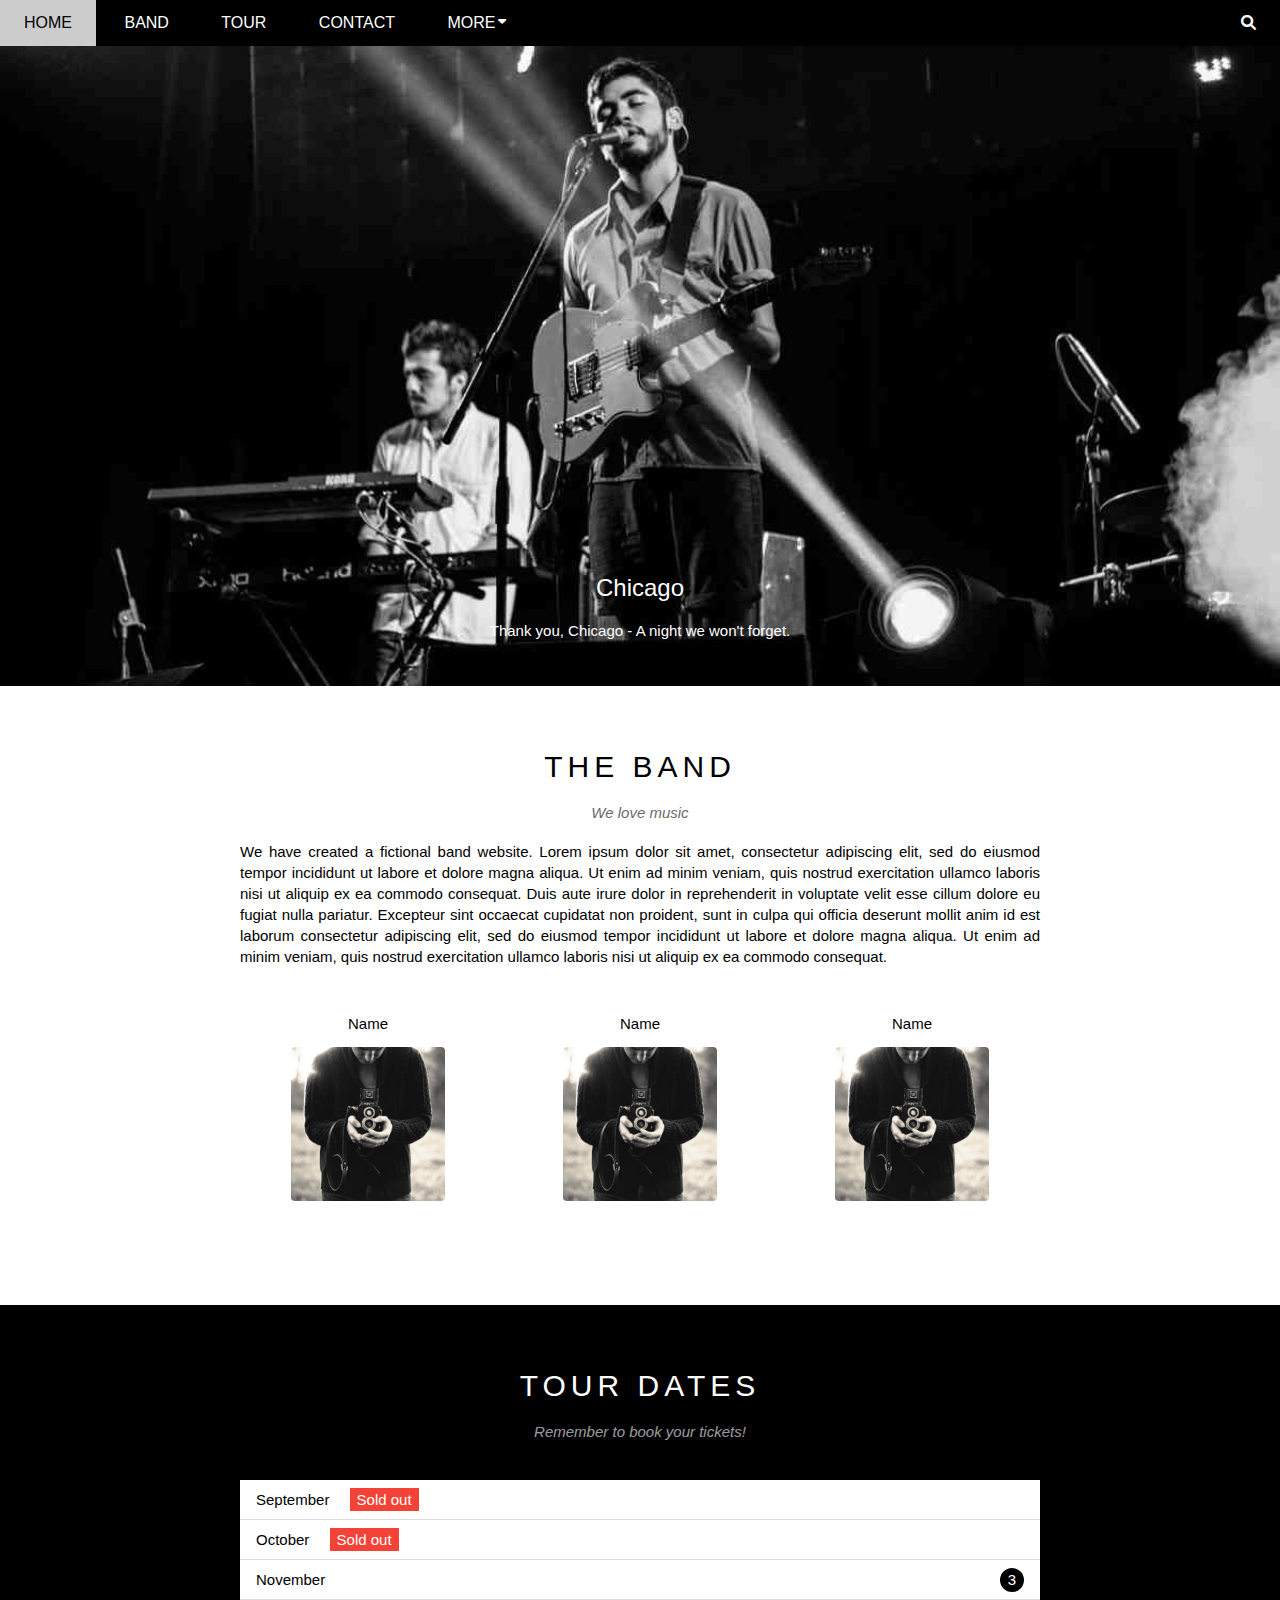
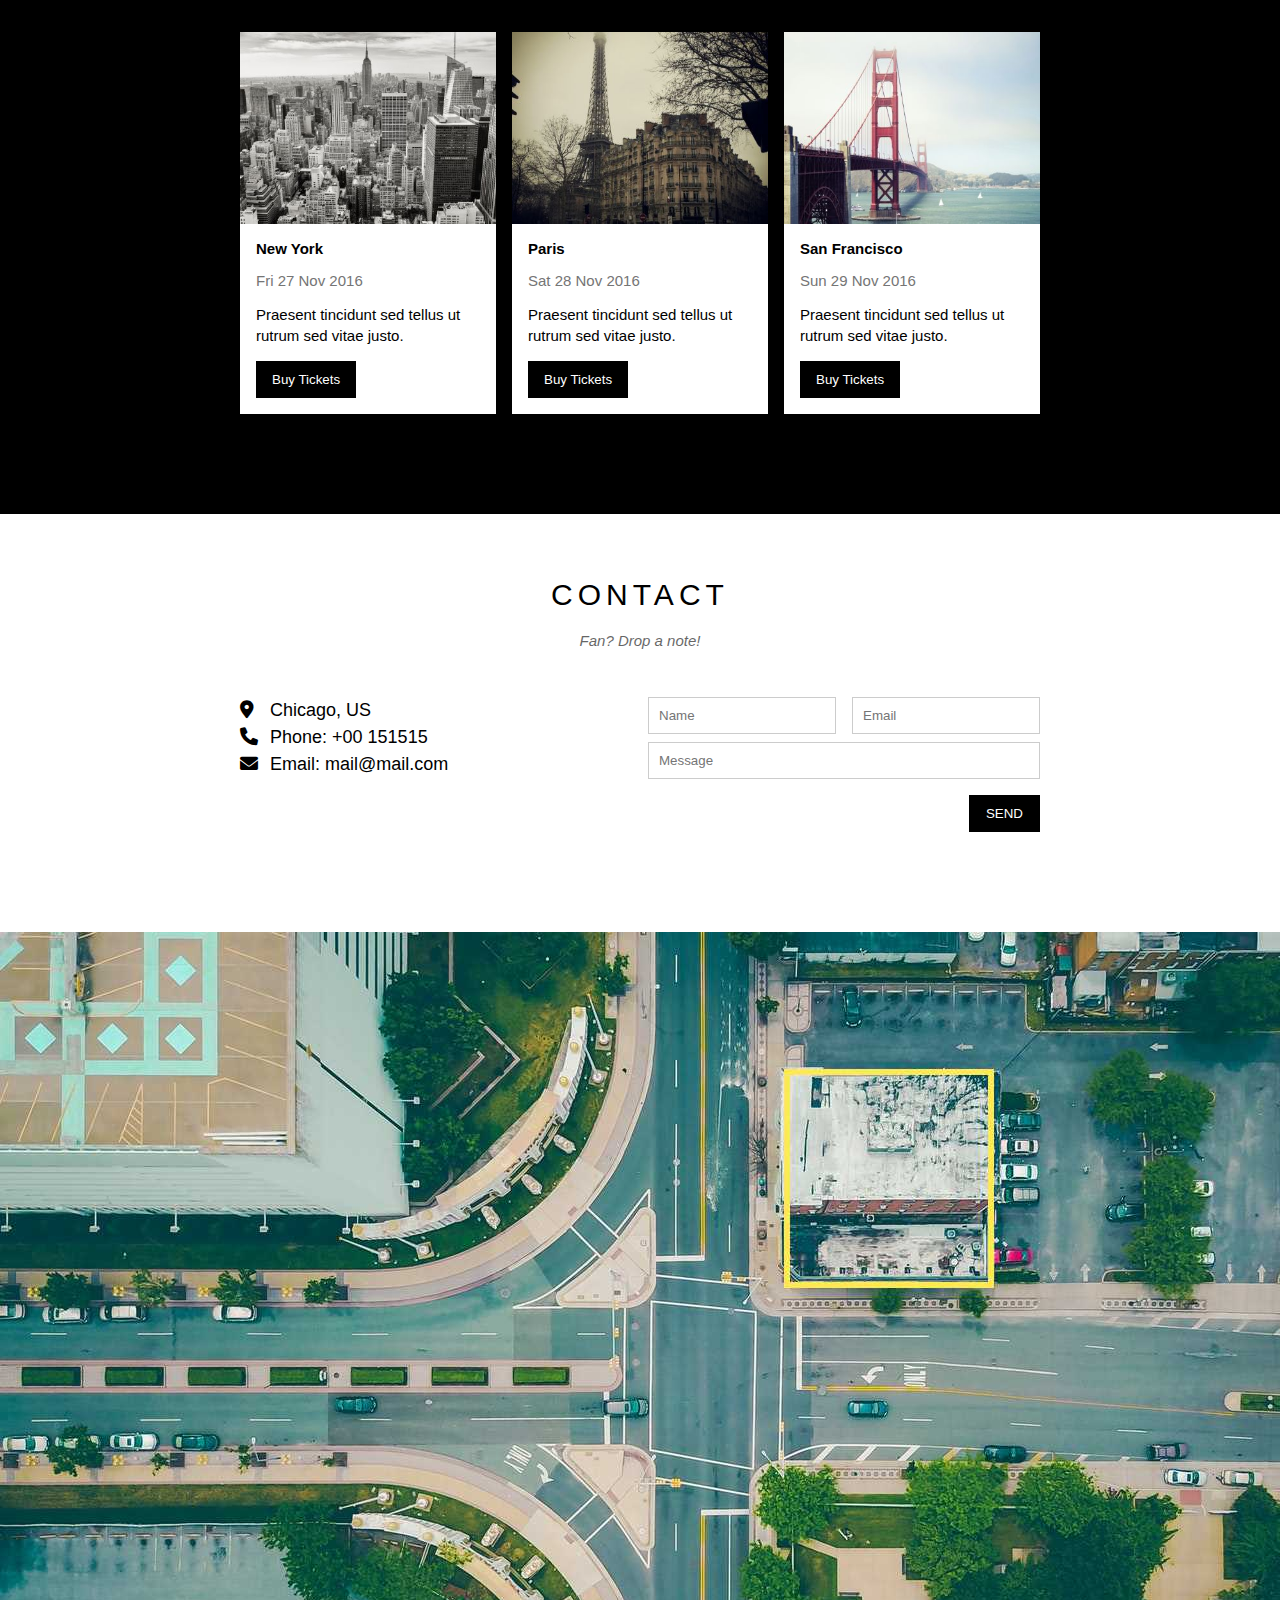
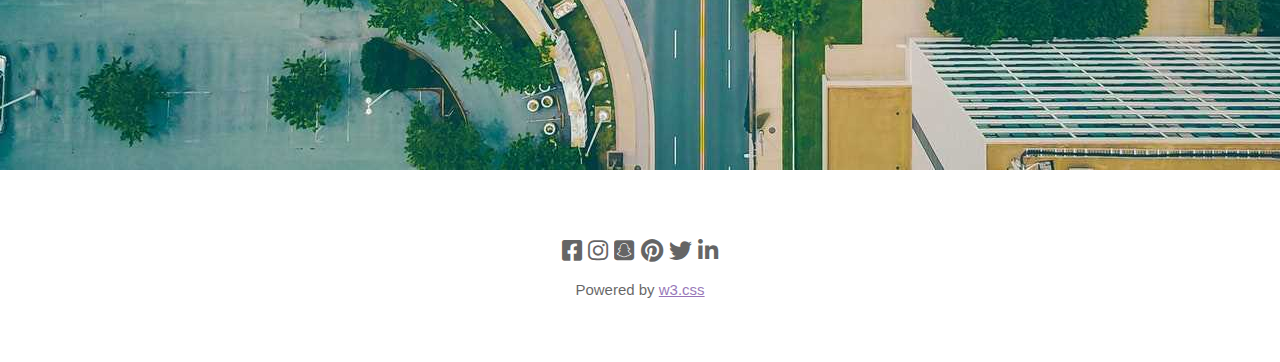
<file: w3_band/index.html>
<!DOCTYPE html>
<html lang="en">
<head>
	<meta charset="UTF-8">
	<meta name="viewport" content="width=device-width, initial-scale=1.0">
	<title>The band</title>
	<link rel="icon" href="https://img-cache.coccoc.com/image2?i=4&l=54/695794892" type="image/x-icon" />
	<link rel="stylesheet" href="./assets/css/style.css">
	<link rel="stylesheet" href="https://cdnjs.cloudflare.com/ajax/libs/font-awesome/6.0.0-beta2/css/all.min.css">
</head>
<body>
	<div id="main">
		<div id="header">
			<!-- Brgin: nav -->
			<ul id="nav">
				<li><a href="#">Home</a></li>
				<li><a href="#band">Band</a></li>
				<li><a href="#tour">Tour</a></li>
				<li><a href="#contact">Contact</a></li>
				<li>
					<a href="#">
						More
					 <i class="nav-arrow-dow fa-solid fa-sort-down"></i>
					</a>
					<ul class="subnav">
						<li><a href="#">Merchandise</a></li>
						<li><a href="#">Extras</a></li>
						<li><a href="#">Media</a></li>
					</ul>
				</li>
			</ul>
			<!-- End: nav -->
			<div class="search">
				<i class="search-btn fa-solid fa-magnifying-glass"></i>
			</div>
		</div>
		<div id="slider">
			<div class="text-content">
				<h2 class="text-heading">Chicago</h2>
				<div class="text-description">
				Thank you, Chicago - A night we won't forget.
			</div>
			</div>
		</div>
		<div id="content">
			<!-- about-section -->
			<div id="band" class="content-section">
				<h2 class="section-heading">THE BAND</h2>
				<p class="section-sub-heading">We love music</p>
				<p class="about-text">We have created a fictional band website. Lorem ipsum dolor sit amet, consectetur adipiscing elit, sed do eiusmod tempor incididunt ut labore et dolore magna aliqua. Ut enim ad minim veniam, quis nostrud exercitation ullamco laboris nisi ut aliquip ex ea commodo consequat. Duis aute irure dolor in reprehenderit in voluptate velit esse cillum dolore eu fugiat nulla pariatur. Excepteur sint occaecat cupidatat non proident, sunt in culpa qui officia deserunt mollit anim id est laborum consectetur adipiscing elit, sed do eiusmod tempor incididunt ut labore et dolore magna aliqua. Ut enim ad minim veniam, quis nostrud exercitation ullamco laboris nisi ut aliquip ex ea commodo consequat.</p>
				<div class="row members-list">
					<div class="col col-third text-center">
						<p class="member-name">Name</p>
						<img class="member-img" src="./assets/img/band/member1.jpg" alt="">
					</div>
					<div class="col col-third text-center">
						<p class="member-name">Name</p>
						<img class="member-img" src="./assets/img/band/member1.jpg" alt="">
					</div>
					<div class="col col-third text-center">
						<p class="member-name">Name</p>
						<img class="member-img" src="./assets/img/band/member1.jpg" alt="">
					</div>
				</div>
			</div>

            <!-- Tour-section -->
            <div id="tour" class="tour-section">
            	<div class="content-section">
				    <h2 class="section-heading text-white">TOUR DATES</h2>
					<p class="section-sub-heading text-white">Remember to book your tickets!</p>
					<!-- Ticket -->
					<ul class="ticket">
						<li>September 
							<span class="sold-out">Sold out</span>
						</li>
						<li>October
							<span class="sold-out">Sold out</span>
						</li>
						<li>November 
							<span class="quantity">3</span>
						</li>
					</ul>
				    <!-- Places -->
					<div class="row places-list">
						<div class="col col-third">
				    		<img src="./assets/img/places/place1.jpg" alt="New York" class="place-img">
				    		<div class="place-body">
				    			<h3 class="place-heading">New York</h3>
				    			<p class="place-time">Fri 27 Nov 2016</p>
				    			<p class="place-desc">Praesent tincidunt sed tellus ut rutrum sed vitae justo.</p>
				    			<button class="place-buy-btn js-buy-ticket">Buy Tickets</button>
				    		</div>
				    	</div>
				    	<div class="col col-third">
				    		<img src="./assets/img/places/place2.jpg" alt="New York" class="place-img">
				    		<div class="place-body">
				    			<h3 class="place-heading">Paris

                                </h3>
				    			<p class="place-time">Sat 28 Nov 2016</p>
				    			<p class="place-desc">Praesent tincidunt sed tellus ut rutrum sed vitae justo.</p>
				    			<button  class="place-buy-btn js-buy-ticket">Buy Tickets</button>
				    		</div>
				    	</div>
				    	<div class="col col-third">
				    		<img src="./assets/img/places/place3.jpg" alt="New York" class="place-img">
				    		<div class="place-body">
				    			<h3 class="place-heading">San Francisco</h3>
				    			<p class="place-time">Sun 29 Nov 2016</p>
				    			<p class="place-desc">Praesent tincidunt sed tellus ut rutrum sed vitae justo.</p>
				    			<button class="place-buy-btn js-buy-ticket">Buy Tickets</button>
				    		</div>
				    	</div>
				    </div>
			    </div>
            </div>
            <!-- begin: contact-section -->

			<div id="contact" class="content-section">
				<h2 class="section-heading">CONTACT</h2>
				<p class="section-sub-heading">Fan? Drop a note!</p>
				<div class="row contact-content">
					<div class="col col-half contact-info">
						<p><i class="fa-solid fa-location-dot"></i>Chicago, US</p>
						<p><i class="fa-solid fa-phone"></i>Phone: +00 151515</p>
						<p><i class="fa-solid fa-envelope"></i>Email: mail@mail.com</p>
					</div>
					<div class=" col col-half contact-form">
						<form action="">
							<div class="row">
								<div class="col col-half">
									<input type="text" placeholder="Name" required class="form-control" id="contact-name">
								</div>
								<div class="col col-half">
									<input type="text" required placeholder="Email" class="form-control" id="contact-email">
								</div>
							</div>
							<div class="row mt-8">
								<div class="col col-full">
									<input type="text" required placeholder="Message" class="form-control" id="contact-message">
								</div>
							</div>
							<input class="form-submit-btn mt-16" type="submit" value="SEND">
						</form>
					</div>
				</div>
			</div>

			<!-- end: contact-section -->
			<div class="map-section">
				<img src="./assets/img/map/map.jpg" alt="">
			</div>

		</div>

		<!-- footer -->
		<div id="footer">
			<div class="social">
				<a href=""><i class="fa-brands fa-facebook-square"></i></a>
				<a href=""><i class="fa-brands fa-instagram"></i></a>
				<a href=""><i class="fa-brands fa-snapchat-square"></i></a>
				<a href=""><i class="fa-brands fa-pinterest"></i></a>
				<a href=""><i class="fa-brands fa-twitter"></i></a>
				<a href=""><i class="fa-brands fa-linkedin-in"></i></a>
			</div>
			<p class="copy-right">Powered by <a href="">w3.css</a></p>
		</div>
	</div>
	<div class="modal js-modal">
		<div class="modal-container js-modal-container">
			<div class="modal-close js-modal-close">
				<i class=" fa-solid fa-xmark"></i>
			</div>
			<header class="modal-header">
				<i class="modal-heading-icon fa-solid fa-suitcase"></i> Tickets
			</header>
			<div class="modal-body">
				<label for="ticket-quantity" class="modal-label">
					<i class="fa-solid fa-cart-shopping"></i>
					Tickets, $15 per person
				</label>
				<input id="ticket-quantity" type="text" class="modal-input" placeholder="How many?">
				<label for="ticket-email" class="modal-label">
					<i class="fa-solid fa-user"></i>
					Send To
				</label>
				<input id="ticket-email" type="text" class="modal-input" placeholder="Enter email?">
				<button id="buy-tickets">
					PAY<i class="fa-solid fa-check"></i>
				</button>
			</div>
			<footer class="modal-footer">
				<p class="modal-help">Need <a href="">help?</a></p>
			</footer>
		</div>
	</div>
	<script >
		const buyBtns = document.querySelectorAll('.js-buy-ticket')
		const modal = document.querySelector('.js-modal')
		const modalContainer = document.querySelector('.js-modal-container')
		const modalClose = document.querySelector('.js-modal-close')

		// Hàm hiển thị modal mua vé(thêm class open của modal)
		function showBuyTickets() {
			modal.classList.add('open')
		}

		// Hàm ẩn modal mua vé(gỡ bỏ class open của modal)
		function hideBuyTickets() {
			modal.classList.remove('open')
		}

	    // Lặp qua từng thẻ button và nghe hành vi click
		for(const buyBtn of buyBtns){
			buyBtn.addEventListener('click',showBuyTickets)
		}

		// nghe hành vi click và nút close
		modalClose.addEventListener('click',hideBuyTickets)
		modal.addEventListener('click',hideBuyTickets)
		modalContainer.addEventListener('click', function (event){
			event.stopPropagation();
		})
	</script>
</body>
</html>
</file>
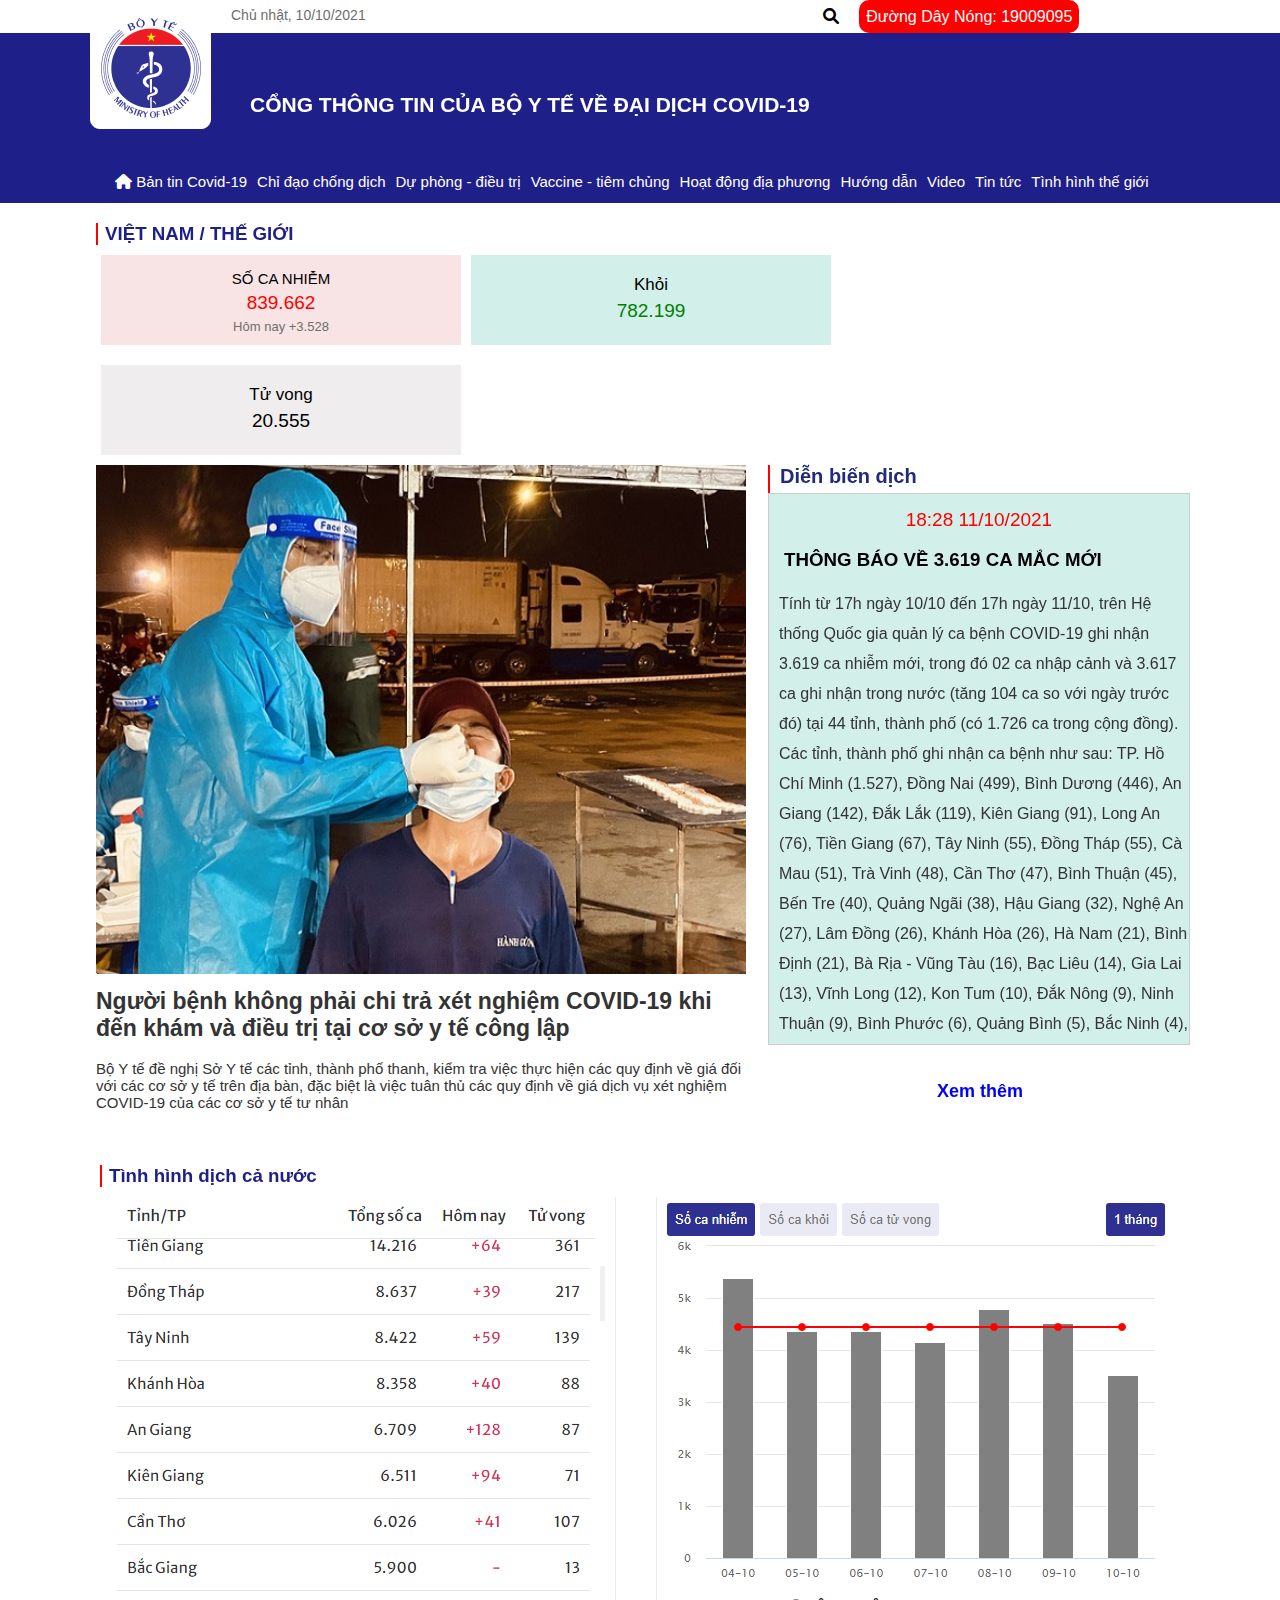
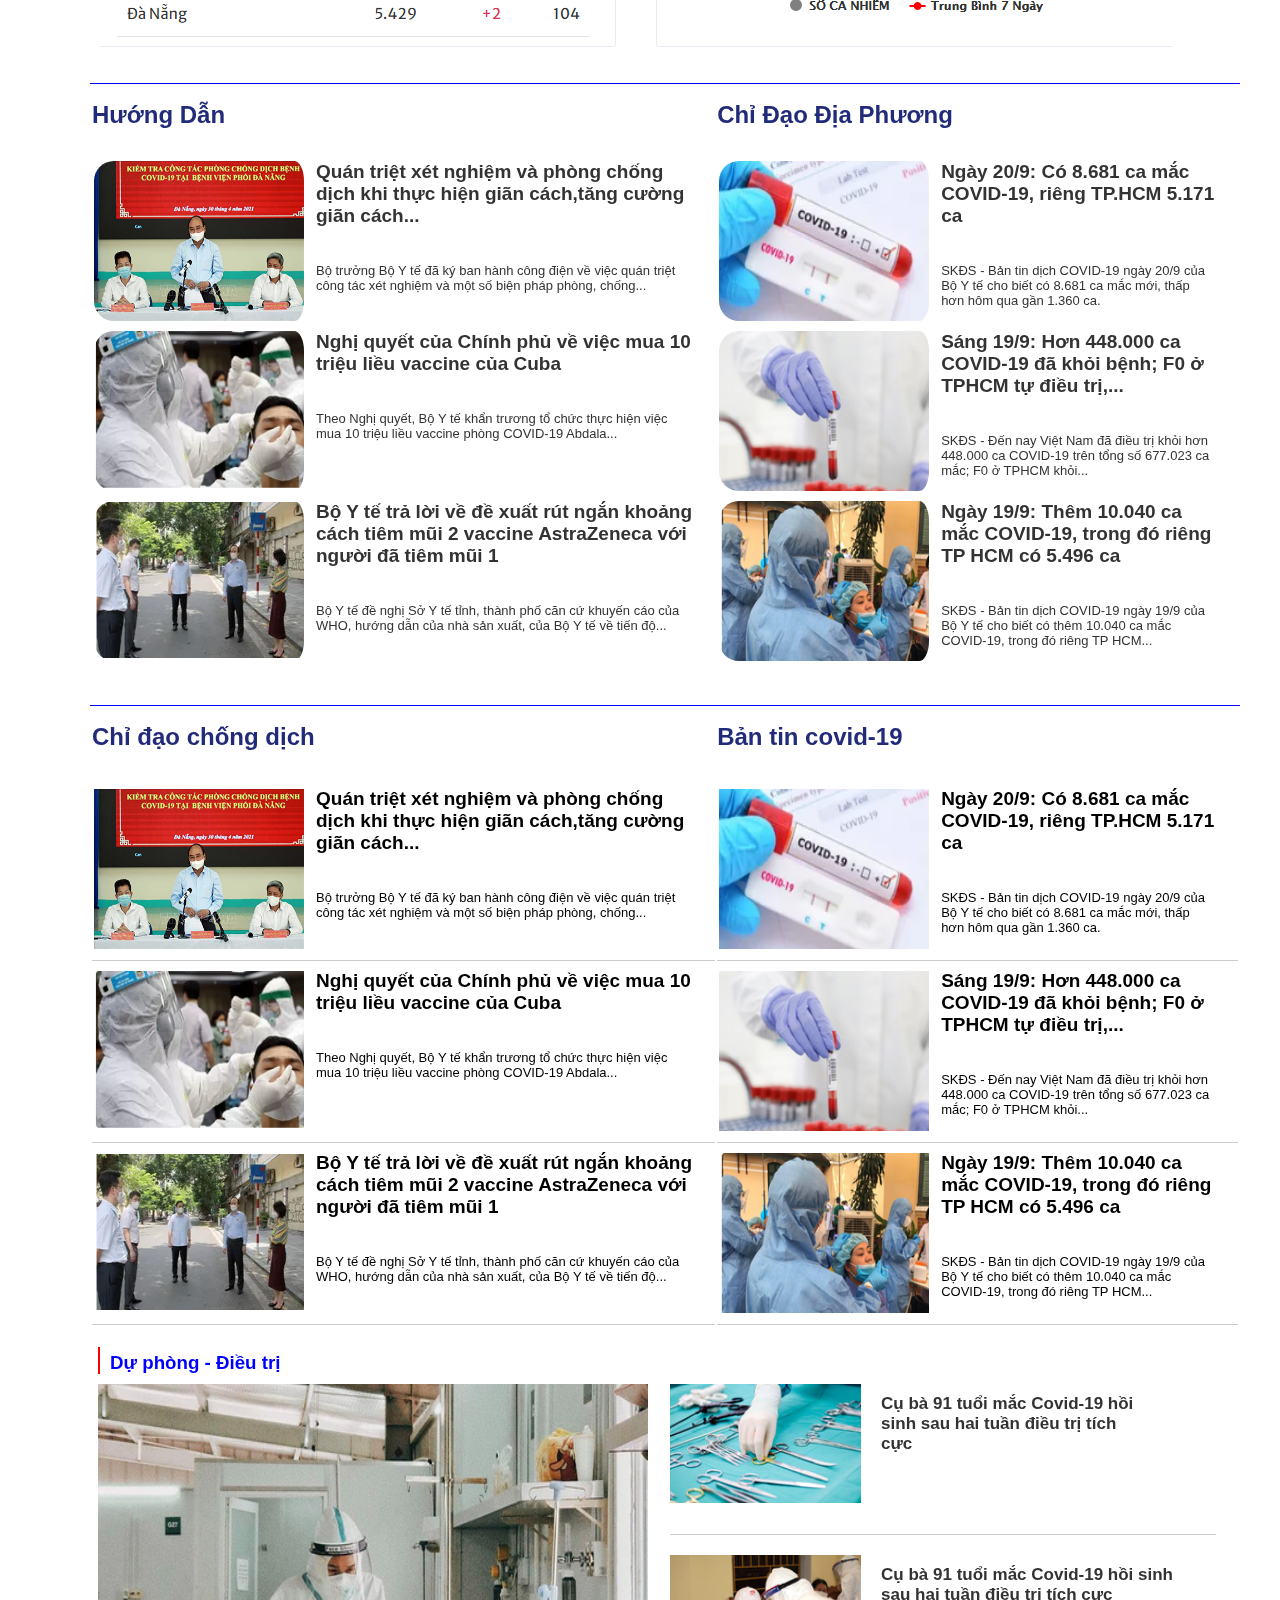
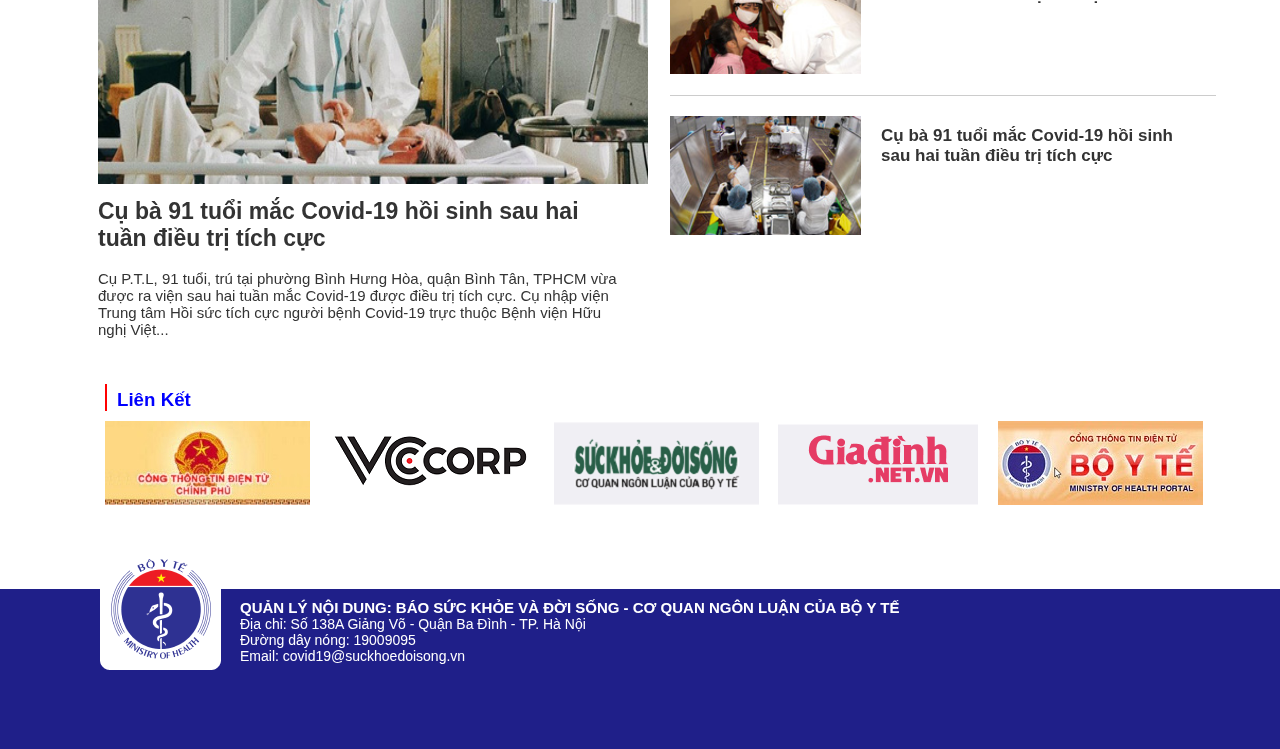
<file: COVID_19/html/index.html>
<!DOCTYPE html>
<html lang="en">
<head>
	<meta charset="UTF-8">
	<meta name="viewport" content="width=device-width, initial-scale=1.0">
	<title>COVID 19</title>
	<link rel="stylesheet" href="https://cdnjs.cloudflare.com/ajax/libs/font-awesome/6.0.0-beta2/css/all.min.css">
	<style>
		*{
			margin: 0;
			padding: 0px;
		}
		body{
			cursor: pointer;
			font-family: arial;
		}
		.top-header{
			width: 100%;
			height: 33px;
		}
		.top-header ul li{
			padding-top: 8px;
			float: left;
			list-style: none;
		}
		.top-header ul li#tha{
			padding-left: 90px;

		}
		.top-header ul li#thd{
			padding-top: 7px;
			padding-left: 20px;
			font-size: 14px;
			color: #706D6D;
		}
		.top-header ul li#thb{
			width: 37%;
			text-align: right;
			padding-right: 20px;

		}
		.top-header ul li#thc{
			width: 220px;
			height: 33px;
			background-color: red;
			text-align: center;
            border-radius: 10px;
            color: #FFFFFF;
            box-sizing: border-box;

		}
		.main-header{
			width: 100%;
			height: 170px;
			background-color: #1F1F89;
		}
		.main-header .mh1{
			width: 100%;
			height: 90px;
			box-sizing: border-box;
		}
		.main-header .mh1 h2{
			color: white;
            font-size: 21px;
            padding: 60px 200px 0px 250px;
		}
		.main-header .mh2{
			padding-left: 110px;
			float: left;
			width: 100%;
			height: 80px;
			box-sizing: border-box;
		}
		.main-header .mh2 ul{
			margin-left: 0px;
			padding: 0px;
		}
		.main-header .mh2 ul li{
			list-style: none;
			float: left;
			margin-top: 40px;
            padding: 0px 5px 0px 5px;
			color: white;
			font-size: 15px;

		}
		.menu .menu-top{
			width: 86%;
			height: 150px;
			margin-left: 7.5%;
			margin-top: 20px;
		}
		.menu .menu-top h3{
			margin-top: 5px;
			padding-left: 7px;
			color: #1F1F89;
			border-left: 2px solid red;

		}
		.menu .menu-top ul{
			list-style: none;
			float: left;
		}
		.menu .menu-top ul li{
			list-style: none;
			float: left;
			width: 360px;
			height: 90px;
			box-sizing: border-box;
			margin: 10px 5px 10px 5px;

		}
		.menu-main{
			width: 100%;
			height: 650px;
		}
        .menu-main .mmleft{
        	width: 60%;
        	height: 650px;
        	float: left;
        	box-sizing: border-box;
        	padding-left: 7.5%;
        }
        .menu-main .mmright{
        	width: 40%;
        	height: 650px;
        	float: left;
        	box-sizing: border-box;
        }
        .menu-main .mmright .mmr{
        	overflow: auto;
        }



        .duphong{
        	width: 100%;
        	height: 610px;
        	margin-bottom: 10px;
        	margin-top: 20px;
        }
        .duphong h3 {
            color: blue;
			padding-top: 5px;
			padding-left: 10px;
			margin-left: 98px;
			margin-bottom: 10px;
			border-left: 2px solid red;

		}
		.duphong .left{
			width: 50%;
			height: 600px;
			padding-left: 98px;
			float: left;
			box-sizing: border-box;

		}
		.duphong .right{
			float: left;
			width: 45%;
			height: 600px;
			padding-left: 30px;
			box-sizing: border-box;
        }

		.banner{
			margin: 0px 0px 15px 90px;
			height: 150px;
			float:  left;
		}
		.banner h3{
			color: blue;
			padding-top: 5px;
			padding-left: 10px;
			margin-bottom: 10px;
			margin-left: 15px;
			border-left: 2px solid red;
		}
		.banner img{
			padding-left: 15px;
		}
		.footer{
			float: left;
			width: 100%;
			height: 200px;
		}
		.footer .ft1{
			height: 40px;
			box-sizing: border-box;
		}
		.footer .ft1 img{
			padding-left: 100px;
		}
		.footer .ft2{
			height: 160px;
			box-sizing: border-box;
			background-color: #1F1F89 ;
		}
		.footer .ft2 .b{
			padding-left: 240px;
			color: white;
			padding-top: 10px;

		}
		.footer .ft2 .b{
			font-size: 14px;
		}
	</style>
</head>
<body>
	<div class="header">
		<div class="top-header">
			<ul>
				<li id="tha"><img src="../image/logo.png" alt=""></li>
				<li id="thd">Chủ nhật, 10/10/2021</li>
				<li id="thb"><i class="fas fa-search"></i></li>
				<li id="thc">Đường Dây Nóng: 19009095</li>
			</ul>
		</div>
		<div class="main-header">
			<div class="mh1">
		 		<h2>CỔNG THÔNG TIN CỦA BỘ Y TẾ VỀ ĐẠI DỊCH COVID-19</h2>
			</div>
			<div class="mh2">
				<ul>
					<li title="Bản tin Covid-19"><i class="fas fa-home"></i> Bản tin Covid-19</li>
					<li title="Chỉ đại chống dịch">Chỉ đạo chống dịch</li>
					<li title="Dự phòng - điều trị">Dự phòng - điều trị</li>
					<li title="Vaccine - tiêm chủng">Vaccine - tiêm chủng</li>
					<li title="Hoạy động địa phương">Hoạt động địa phương</li>
					<li title="Hướng dẫn">Hướng dẫn</li>
					<li title="Video">Video</li>
					<li title="Tin tức">Tin tức</li>
					<li title="Tình hình thế giới">Tình hình thế giới</li>
				</ul>
			</div>
		</div>
	</div>
	<div class="menu">
		<div class="menu-top">
			<h3>VIỆT NAM / THẾ GIỚI</h3>
			<ul>
				<li style="background-color: #F8E4E4; text-align: center; padding-top: 15px;">
					<p style="font-size: 15px; padding-bottom:5px">SỐ CA NHIỄM</p>
					<p style="font-size: 19px; color: red; padding-bottom:5px">839.662</p>
					<p style="font-size: 13px; color: #706D6D;">Hôm nay +3.528</p>
				</li>
				<li style="background-color: #D2EFEA; text-align: center; padding-top: 20px;">
					<p style="font-size: 17px; padding-bottom:5px">Khỏi</p>
					<p style="font-size: 19px; color: green;">782.199</p>
				</li>
				<li style="background-color: #EFEDED; text-align: center; padding-top: 20px;">
					<p style="font-size: 17px; padding-bottom:5px">Tử vong</p>
					<p style="font-size: 19px; color: black;">20.555</p>
				</li>
			</ul>
		</div>

		<div class="menu-main">
			<div class="mmleft">
				<img src="../image/mml.jpeg" alt="" style="width: 650px ">
				<h3 style="font-size: 23px; padding-right: 15px; color: #333; padding-top: 10px;">Người bệnh không phải chi trả xét nghiệm COVID-19 khi đến khám và điều trị tại cơ sở y tế công lập</h3>
				<br>
				<p style="font-size: 15px; padding-right: 15px; color: #333">Bộ Y tế đề nghị Sở Y tế các tỉnh, thành phố thanh, kiểm tra việc thực hiện các quy định về giá đối với các cơ sở y tế trên địa bàn, đặc biệt là việc tuân thủ các quy định về giá dịch vụ xét nghiệm COVID-19 của các cơ sở y tế tư nhân</p>
			</div>
			<div class="mmright">
				<h3 style="color: #222b7a; padding-bottom: 5px; padding-left: 10px; border-left: 2px solid red; font-size: 20px">Diễn biến dịch</h3>
				<div class="mmr" style=" border: 1px solid #ccc; width: 82%; height: 550px; background-color: #D2EFEA">
					<p style="font-size: 19px; padding-top: 15px; text-align: center; color: red; ">18:28 11/10/2021
					</p>
					<br>
                    <h3 style="padding-left: 15px">THÔNG BÁO VỀ 3.619 CA MẮC MỚI</h3>
                    <br>
                    <p style="font-size: 16px; color: #333; line-height: 30px; padding-left: 10px;">Tính từ 17h ngày 10/10 đến 17h ngày 11/10, trên Hệ thống Quốc gia quản lý ca bệnh COVID-19 ghi nhận 3.619 ca nhiễm mới, trong đó 02 ca nhập cảnh và 3.617 ca ghi nhận trong nước (tăng 104 ca so với ngày trước đó) tại 44 tỉnh, thành phố (có 1.726 ca trong cộng đồng).

                    Các tỉnh, thành phố ghi nhận ca bệnh như sau: TP. Hồ Chí Minh (1.527), Đồng Nai (499), Bình Dương (446), An Giang (142), Đắk Lắk (119), Kiên Giang (91), Long An (76), Tiền Giang (67), Tây Ninh (55), Đồng Tháp (55), Cà Mau (51), Trà Vinh (48), Cần Thơ (47), Bình Thuận (45), Bến Tre (40), Quảng Ngãi (38), Hậu Giang (32), Nghệ An (27), Lâm Đồng (26), Khánh Hòa (26), Hà Nam (21), Bình Định (21), Bà Rịa - Vũng Tàu (16), Bạc Liêu (14), Gia Lai (13), Vĩnh Long (12), Kon Tum (10), Đắk Nông (9), Ninh Thuận (9), Bình Phước (6), Quảng Bình (5), Bắc Ninh (4), Hà Tĩnh (4), Sơn La (3), Hải Dương (2), Thanh Hóa (2), Quảng Trị (2), Ninh Bình (1), Nam Định (1), Phú Yên (1), Vĩnh Phúc (1), Bắc Giang (1), Lạng Sơn (1), Hà Nội (1).</p>


                    <p style="font-size: 19px; padding-top: 15px; text-align: center; color: red; ">18:28 10/10/2021
					</p>
					<br>
                    <h3 style="padding-left: 15px">THÔNG BÁO VỀ 3.528 CA MẮC MỚI</h3>
                    <br>
                    <p style="font-size: 16px; color: #333; line-height: 30px; padding-left: 10px;">Tính từ 17h ngày 10/10 đến 17h ngày 11/10, trên Hệ thống Quốc gia quản lý ca bệnh COVID-19 ghi nhận 3.619 ca nhiễm mới, trong đó 02 ca nhập cảnh và 3.617 ca ghi nhận trong nước (tăng 104 ca so với ngày trước đó) tại 44 tỉnh, thành phố (có 1.726 ca trong cộng đồng).

                    Các tỉnh, thành phố ghi nhận ca bệnh như sau: TP. Hồ Chí Minh (1.527), Đồng Nai (499), Bình Dương (446), An Giang (142), Đắk Lắk (119), Kiên Giang (91), Long An (76), Tiền Giang (67), Tây Ninh (55), Đồng Tháp (55), Cà Mau (51), Trà Vinh (48), Cần Thơ (47), Bình Thuận (45), Bến Tre (40), Quảng Ngãi (38), Hậu Giang (32), Nghệ An (27), Lâm Đồng (26), Khánh Hòa (26), Hà Nam (21), Bình Định (21), Bà Rịa - Vũng Tàu (16), Bạc Liêu (14), Gia Lai (13), Vĩnh Long (12), Kon Tum (10), Đắk Nông (9), Ninh Thuận (9), Bình Phước (6), Quảng Bình (5), Bắc Ninh (4), Hà Tĩnh (4), Sơn La (3), Hải Dương (2), Thanh Hóa (2), Quảng Trị (2), Ninh Bình (1), Nam Định (1), Phú Yên (1), Vĩnh Phúc (1), Bắc Giang (1), Lạng Sơn (1), Hà Nội (1).</p>


                    <p style="font-size: 19px; padding-top: 15px; text-align: center; color: red; ">18:28 9/10/2021
					</p>
					<br>
                    <h3 style="padding-left: 15px">THÔNG BÁO VỀ 3.4513 CA MẮC MỚI</h3>
                    <br>
                    <p style="font-size: 16px; color: #333; line-height: 30px; padding-left: 10px;">Tính từ 17h ngày 10/10 đến 17h ngày 11/10, trên Hệ thống Quốc gia quản lý ca bệnh COVID-19 ghi nhận 3.619 ca nhiễm mới, trong đó 02 ca nhập cảnh và 3.617 ca ghi nhận trong nước (tăng 104 ca so với ngày trước đó) tại 44 tỉnh, thành phố (có 1.726 ca trong cộng đồng).

                    Các tỉnh, thành phố ghi nhận ca bệnh như sau: TP. Hồ Chí Minh (1.527), Đồng Nai (499), Bình Dương (446), An Giang (142), Đắk Lắk (119), Kiên Giang (91), Long An (76), Tiền Giang (67), Tây Ninh (55), Đồng Tháp (55), Cà Mau (51), Trà Vinh (48), Cần Thơ (47), Bình Thuận (45), Bến Tre (40), Quảng Ngãi (38), Hậu Giang (32), Nghệ An (27), Lâm Đồng (26), Khánh Hòa (26), Hà Nam (21), Bình Định (21), Bà Rịa - Vũng Tàu (16), Bạc Liêu (14), Gia Lai (13), Vĩnh Long (12), Kon Tum (10), Đắk Nông (9), Ninh Thuận (9), Bình Phước (6), Quảng Bình (5), Bắc Ninh (4), Hà Tĩnh (4), Sơn La (3), Hải Dương (2), Thanh Hóa (2), Quảng Trị (2), Ninh Bình (1), Nam Định (1), Phú Yên (1), Vĩnh Phúc (1), Bắc Giang (1), Lạng Sơn (1), Hà Nội (1).</p>
				</div>
				<br>
				<br>
				<h4 style="font-size:18px; color: blue; padding-left: 33%">Xem thêm</h4>
			</div>
		</div>

		<div class="menu-bottom" style="padding-left: 100px; padding-top: 20px;">
			<h3 style="margin-top: 50px;padding-left: 7px;color: #1F1F89;border-left: 2px solid red; margin-bottom: 10px; float: left;">Tình hình dịch cả nước</h3>
			<img src="../image/mm.png" alt="" >
		</div>
	</div>			
	<table width="1150"  style="margin-left: 90px; border-top: 1px solid blue; color: #333;">
     	<tr>
     		<td >
     			<h2 style="color: #222b7a; padding-top: 15px; padding-bottom: 30px;">Hướng Dẫn</h2>
     			<table>
     				<tr>
     					<td>
     						<img src="../image/1.jpg" width="210" height="160" style="padding-right: 10px;border-radius: 20px;" >
     					</td>
     					<td valign="top">
     						<h3 style="font-size: 19px; padding-right: 20px">
     							Quán triệt xét nghiệm và phòng chống dịch khi thực hiện giãn cách,tăng cường giãn cách...                                 
     						</h3>
     						<br>
     						<br>
     						<p style="font-size: 13px; padding-right: 20px;"> Bộ trưởng Bộ Y tế đã ký ban hành công điện về việc quán triệt công tác xét nghiệm và một số biện pháp phòng, chống...</p>
     					</td>
     				</tr>
     		   </table>
     		</td>
  
     		<td >
     			<h2 style="color: #222b7a;  padding-top: 15px; padding-bottom: 30px;">Chỉ Đạo Địa Phương</h2>
     			<table>
     				<tr>
     					<td>
     						<img src="../image/2.png" width="210" height="160" style="padding-right: 10px;border-radius: 20px;">
     					</td>
     					<td valign="top">
     						<h3 style="font-size: 19px; padding-right: 20px">
     							Ngày 20/9: Có 8.681 ca mắc COVID-19, riêng TP.HCM 5.171 ca

     						</h3>
     						<br>
     						<br>
     						<p style="font-size: 13px; padding-right: 20px;">SKĐS - Bản tin dịch COVID-19 ngày 20/9 của Bộ Y tế cho biết có 8.681 ca mắc mới, thấp hơn hôm qua gần 1.360 ca.</p>

     					</td>
     				</tr>
     			</table>
     		</td>
     	</tr>
     	<tr>
     		<td>
     			
     			<table>
     				<tr>
     					<td >
     						<img src="../image/3.png" width="210" height="160" style="padding-right: 10px;border-radius: 20px;" >
     					</td>
     					<td valign="top">
     						<h3 style="font-size: 19px; padding-right: 20px">
     						Nghị quyết của Chính phủ về việc mua 10 triệu liều vaccine của Cuba 
                            
                            
     						</h3>
     						<br>
     						<br>
     						<p style="font-size: 13px; padding-right: 20px;"> Theo Nghị quyết, Bộ Y tế khẩn trương tổ chức thực hiện việc mua 10 triệu liều vaccine phòng COVID-19 Abdala...</p>
     					</td>
     				</tr>
     			</table>
     		</td>

     		<td>
     			
     			<table >
     				<tr>
     					<td>
     						<img src="../image/4.png" width="210" height="160" style="padding-right: 10px;border-radius: 20px;">
     					</td>
     					<td valign="top">
     						<h3 style="font-size: 19px; padding-right: 20px">
     							Sáng 19/9: Hơn 448.000 ca COVID-19 đã khỏi bệnh; F0 ở TPHCM tự điều trị,...     
     						</h3>
     						<br>
     						<br>
     						<p style="font-size: 13px; padding-right: 20px;">SKĐS - Đến nay Việt Nam đã điều trị khỏi hơn 448.000 ca COVID-19 trên tổng số 677.023 ca mắc; F0 ở TPHCM khỏi...</p>

     					</td>
     				</tr>
     			</table>
     		</td>
     	</tr>
     	<tr>
     	    <td>
     			
     			<table>
     				<tr>
     					<td>
     						<img src="../image/5.png" width="210" height="160" style="padding-right: 10px;border-radius: 20px;">
     					</td>
     					<td valign="top">
     						<h3  style="font-size: 19px; padding-right: 20px">
     							Bộ Y tế trả lời về đề xuất rút ngắn khoảng cách tiêm mũi 2 vaccine AstraZeneca với người đã tiêm mũi 1
                             
     						</h3>
     						<br>
     						<br>
     						<p style="font-size: 13px; padding-right: 20px;">Bộ Y tế đề nghị Sở Y tế tỉnh, thành phố căn cứ khuyến cáo của WHO, hướng dẫn của nhà sản xuất, của Bộ Y tế về tiến độ...</p>

     					</td>
     				</tr>
     			</table>
     		</td>

     		<td>
     			
     			<table>
     				<tr>
     					<td>
     						<img src="../image/6.png" width="210" height="160" style="padding-right: 10px;border-radius: 20px;">
     					</td>
     					<td valign="top">
     						<h3  style="font-size: 19px; padding-right: 20px">
     							Ngày 19/9: Thêm 10.040 ca mắc COVID-19, trong đó riêng TP HCM có 5.496 ca                               
     						</h3>
     						<br>
     						<br>
     						<p style="font-size: 13px; padding-right: 20px;">SKĐS - Bản tin dịch COVID-19 ngày 19/9 của Bộ Y tế cho biết có thêm 10.040 ca mắc COVID-19, trong đó riêng TP HCM...</p>

     					</td>
     				</tr>
     			</table>
     		</td>
     		
     	</tr>
     </table>
     <br>
     <br>
     <table width="1150"  style="margin-left: 90px; border-top: 1px solid blue;">
     	<tr>
     		<td >
     			<h2 style="color: #222b7a; padding-top: 15px; padding-bottom: 30px;">Chỉ đạo chống dịch</h2>
     			<table style=" border-bottom: 1px solid #ccc; height: 180px">
     				<tr>
     					<td>
     						<img src="../image/1.jpg" width="210" height="160" style="padding-right: 10px;" >
     					</td>
     					<td valign="top">
     						<h3 style="font-size: 19px; padding-right: 20px; padding-top: 5px">
     							Quán triệt xét nghiệm và phòng chống dịch khi thực hiện giãn cách,tăng cường giãn cách...                                 
     						</h3>
     						<br>
     						<br>
     						<p style="font-size: 13px; padding-right: 20px;"> Bộ trưởng Bộ Y tế đã ký ban hành công điện về việc quán triệt công tác xét nghiệm và một số biện pháp phòng, chống...</p>
     					</td>
     				</tr>
     		   </table>
     		</td>
  
     		<td >
     			<h2 style="color: #222b7a;  padding-top: 15px; padding-bottom: 30px;">Bản tin covid-19</h2>
     			<table style=" border-bottom: 1px solid #ccc; height: 180px">
     				<tr>
     					<td>
     						<img src="../image/2.png" width="210" height="160" style="padding-right: 10px;">
     					</td>
     					<td valign="top">
     						<h3 style="font-size: 19px; padding-right: 20px;padding-top: 5px">
     							Ngày 20/9: Có 8.681 ca mắc COVID-19, riêng TP.HCM 5.171 ca

     						</h3>
     						<br>
     						<br>
     						<p style="font-size: 13px; padding-right: 20px;">SKĐS - Bản tin dịch COVID-19 ngày 20/9 của Bộ Y tế cho biết có 8.681 ca mắc mới, thấp hơn hôm qua gần 1.360 ca.</p>

     					</td>
     				</tr>
     			</table>
     		</td>
     	</tr>
     	<tr>
     		<td>
     			
     			<table style=" border-bottom: 1px solid #ccc; height: 180px">
     				<tr>
     					<td >
     						<img src="../image/3.png" width="210" height="160" style="padding-right: 10px;" >
     					</td>
     					<td valign="top">
     						<h3 style="font-size: 19px; padding-right: 20px;padding-top: 5px">
     						Nghị quyết của Chính phủ về việc mua 10 triệu liều vaccine của Cuba 
                            
                            
     						</h3>
     						<br>
     						<br>
     						<p style="font-size: 13px; padding-right: 20px;"> Theo Nghị quyết, Bộ Y tế khẩn trương tổ chức thực hiện việc mua 10 triệu liều vaccine phòng COVID-19 Abdala...</p>
     					</td>
     				</tr>
     			</table>
     		</td>

     		<td>
     			
     			<table style=" border-bottom: 1px solid #ccc; height: 180px">
     				<tr>
     					<td>
     						<img src="../image/4.png" width="210" height="160" style="padding-right: 10px;">
     					</td>
     					<td valign="top">
     						<h3 style="font-size: 19px; padding-right: 20px;padding-top: 5px">
     							Sáng 19/9: Hơn 448.000 ca COVID-19 đã khỏi bệnh; F0 ở TPHCM tự điều trị,...     
     						</h3>
     						<br>
     						<br>
     						<p style="font-size: 13px; padding-right: 20px;">SKĐS - Đến nay Việt Nam đã điều trị khỏi hơn 448.000 ca COVID-19 trên tổng số 677.023 ca mắc; F0 ở TPHCM khỏi...</p>

     					</td>
     				</tr>
     			</table>
     		</td>
     	</tr>
     	<tr>
     	    <td>
     			
     			<table style=" border-bottom: 1px solid #ccc; height: 180px">
     				<tr>
     					<td>
     						<img src="../image/5.png" width="210" height="160" style="padding-right: 10px;">
     					</td>
     					<td valign="top">
     						<h3  style="font-size: 19px; padding-right: 20px;padding-top: 5px">
     							Bộ Y tế trả lời về đề xuất rút ngắn khoảng cách tiêm mũi 2 vaccine AstraZeneca với người đã tiêm mũi 1
                             
     						</h3>
     						<br>
     						<br>
     						<p style="font-size: 13px; padding-right: 20px;">Bộ Y tế đề nghị Sở Y tế tỉnh, thành phố căn cứ khuyến cáo của WHO, hướng dẫn của nhà sản xuất, của Bộ Y tế về tiến độ...</p>

     					</td>
     				</tr>
     			</table>
     		</td>

     		<td>
     			
     			<table style=" border-bottom: 1px solid #ccc; height: 180px">
     				<tr>
     					<td>
     						<img src="../image/6.png" width="210" height="160" style="padding-right: 10px;">
     					</td>
     					<td valign="top">
     						<h3  style="font-size: 19px; padding-right: 20px;padding-top: 5px">
     							Ngày 19/9: Thêm 10.040 ca mắc COVID-19, trong đó riêng TP HCM có 5.496 ca                               
     						</h3>
     						<br>
     						<br>
     						<p style="font-size: 13px; padding-right: 20px;">SKĐS - Bản tin dịch COVID-19 ngày 19/9 của Bộ Y tế cho biết có thêm 10.040 ca mắc COVID-19, trong đó riêng TP HCM...</p>

     					</td>
     				</tr>
     			</table>
     		</td>
     		
     	</tr>
     </table>


     <div class="duphong">
     	<h3>Dự phòng - Điều trị</h3>
     	<div class="left">
     		<img src="../image/dpdt.jpg" alt="" style="width: 550px; height: 400px;">
				<h4 style="font-size: 23px; padding-right: 15px; color: #333; padding-top: 10px;">Cụ bà 91 tuổi mắc Covid-19 hồi sinh sau hai tuần điều trị tích cực</h4>
				<br>
				<p style="font-size: 15px; padding-right: 15px; color: #333">Cụ P.T.L, 91 tuổi, trú tại phường Bình Hưng Hòa, quận Bình Tân, TPHCM vừa được ra viện sau hai tuần mắc Covid-19 được điều trị tích cực. Cụ nhập viện Trung tâm Hồi sức tích cực người bệnh Covid-19 trực thuộc Bệnh viện Hữu nghị Việt...</p>
     	</div>	
     	<div class="right">
     		<div style="margin-bottom: 20px; border-bottom:1px solid #ccc;  box-sizing: border-box;">
     			<img src="../image/dpdt1.jpg" alt="" style="width: 35%; float: left; margin-right: 20px;">
				<h4 style="font-size: 17px; padding-bottom: 80px; padding-right: 70px; color: #333; padding-top: 10px; ">Cụ bà 91 tuổi mắc Covid-19 hồi sinh sau hai tuần điều trị tích cực</h4>
			</div>

     		<div style="float: left; margin-bottom: 20px; border-bottom:1px solid #ccc;  box-sizing: border-box;">
     			<img src="../image/dpdt2.jpg" alt="" style="width: 35%; float: left; margin-right: 20px;">
				<h4 style="font-size: 17px; padding-right: 30px;padding-bottom: 90px; color: #333; padding-top: 10px;">Cụ bà 91 tuổi mắc Covid-19 hồi sinh sau hai tuần điều trị tích cực</h4>
			</div>
     		<div style="float: left;margin-bottom: 20px;  box-sizing: border-box;">
     			<img src="../image/dpdt3.jpg" alt="" style="width: 35%; float: left; margin-right:20px">
				<h4 style="font-size: 17px; padding-right: 30px; color: #333; padding-top: 10px;">Cụ bà 91 tuổi mắc Covid-19 hồi sinh sau hai tuần điều trị tích cực</h4>
			</div>
     	</div>
    </div>
     <div class="banner">
     	<h3>Liên Kết</h3>
     	<img src="../image/link1.jpg" alt="">
     	<img src="../image/link5.png" alt="">
     	<img src="../image/link3.png" alt="">
     	<img src="../image/link4.png" alt="">
     	<img src="../image/link2.jpg" alt="">
     </div>
     <div class="footer">
     	<div class="ft1">
     		<img src="../image/logo.png" alt="">
     	</div>
     	<div class="ft2">
     		<div class="b">
     			<h4 style="font-size: 15px">QUẢN LÝ NỘI DUNG: BÁO SỨC KHỎE VÀ ĐỜI SỐNG - CƠ QUAN NGÔN LUẬN CỦA BỘ Y TẾ</h4>
     			<p>Địa chỉ: Số 138A Giảng Võ - Quận Ba Đình - TP. Hà Nội</p>
     			<p>Đường dây nóng: 19009095</p>
     			<p>Email: covid19@suckhoedoisong.vn</p>
     		</div>
     	</div>
     </div>
</body>
</html>
</file>
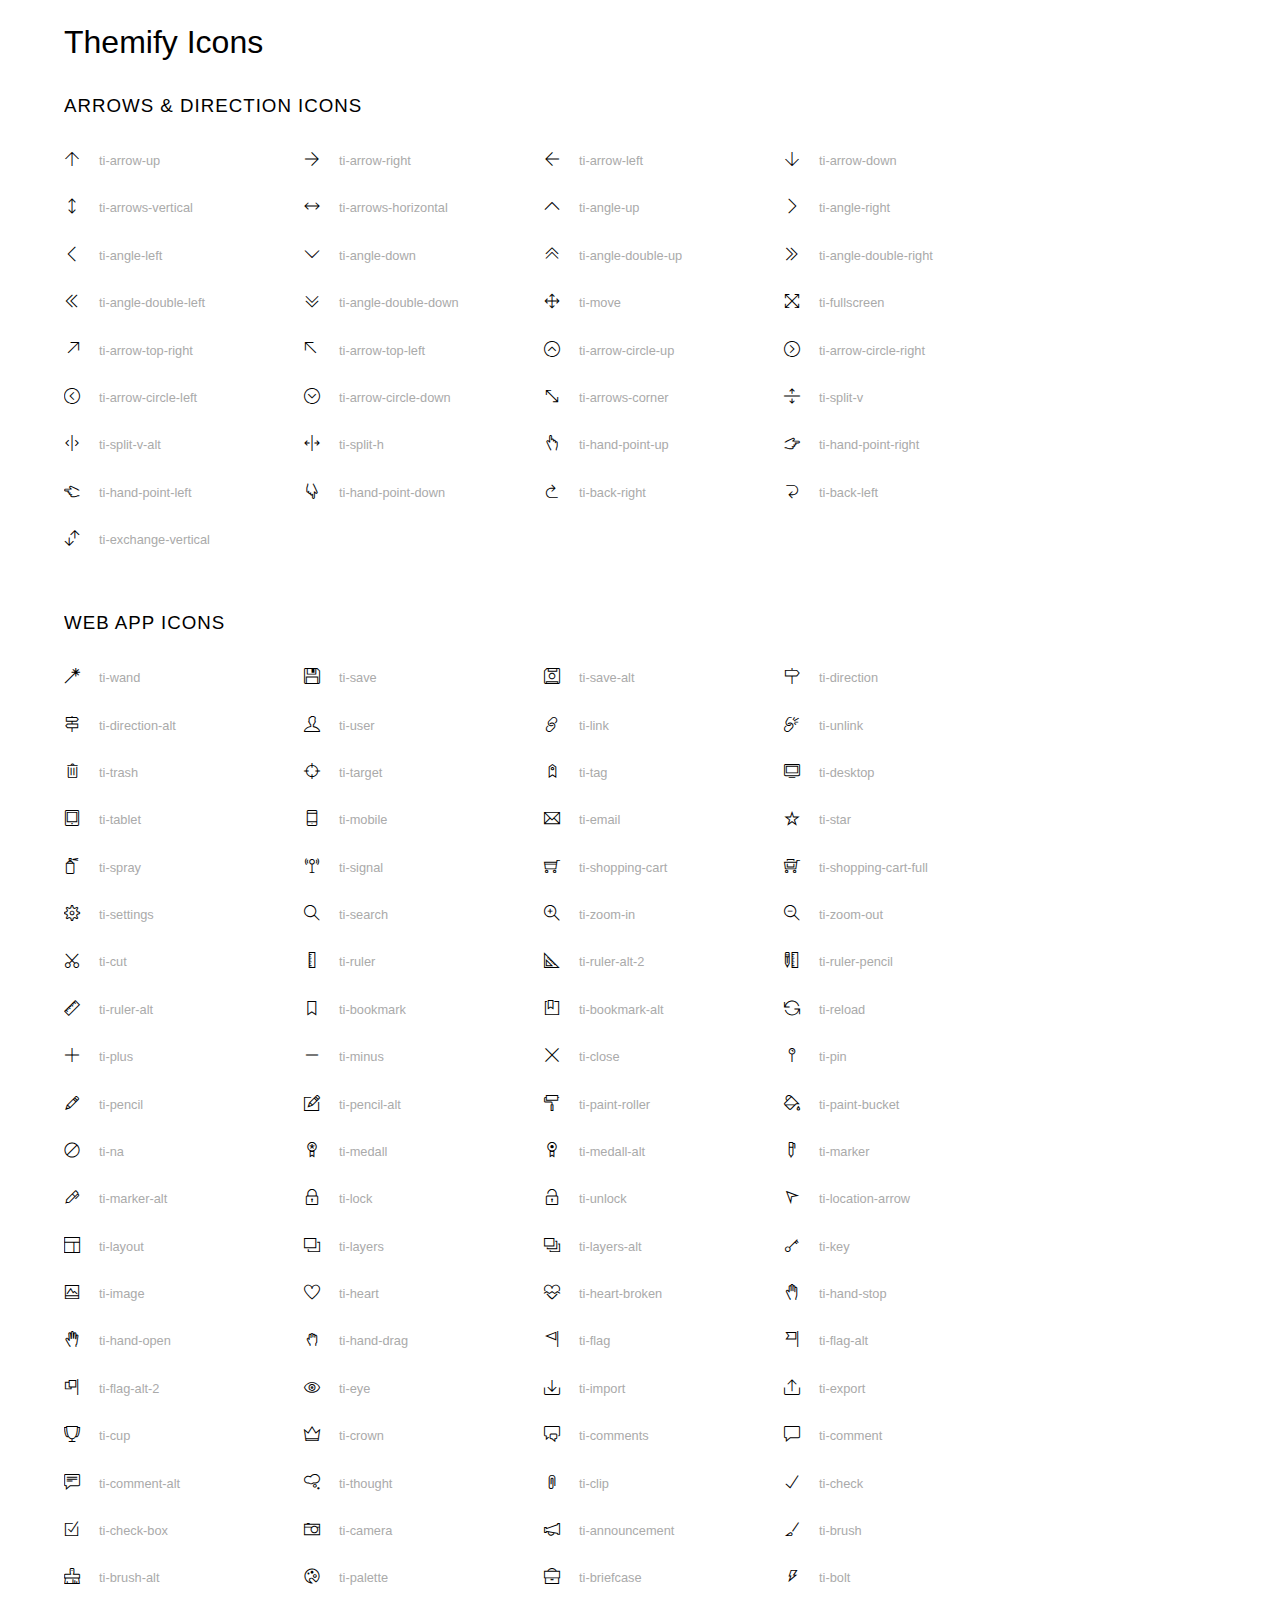
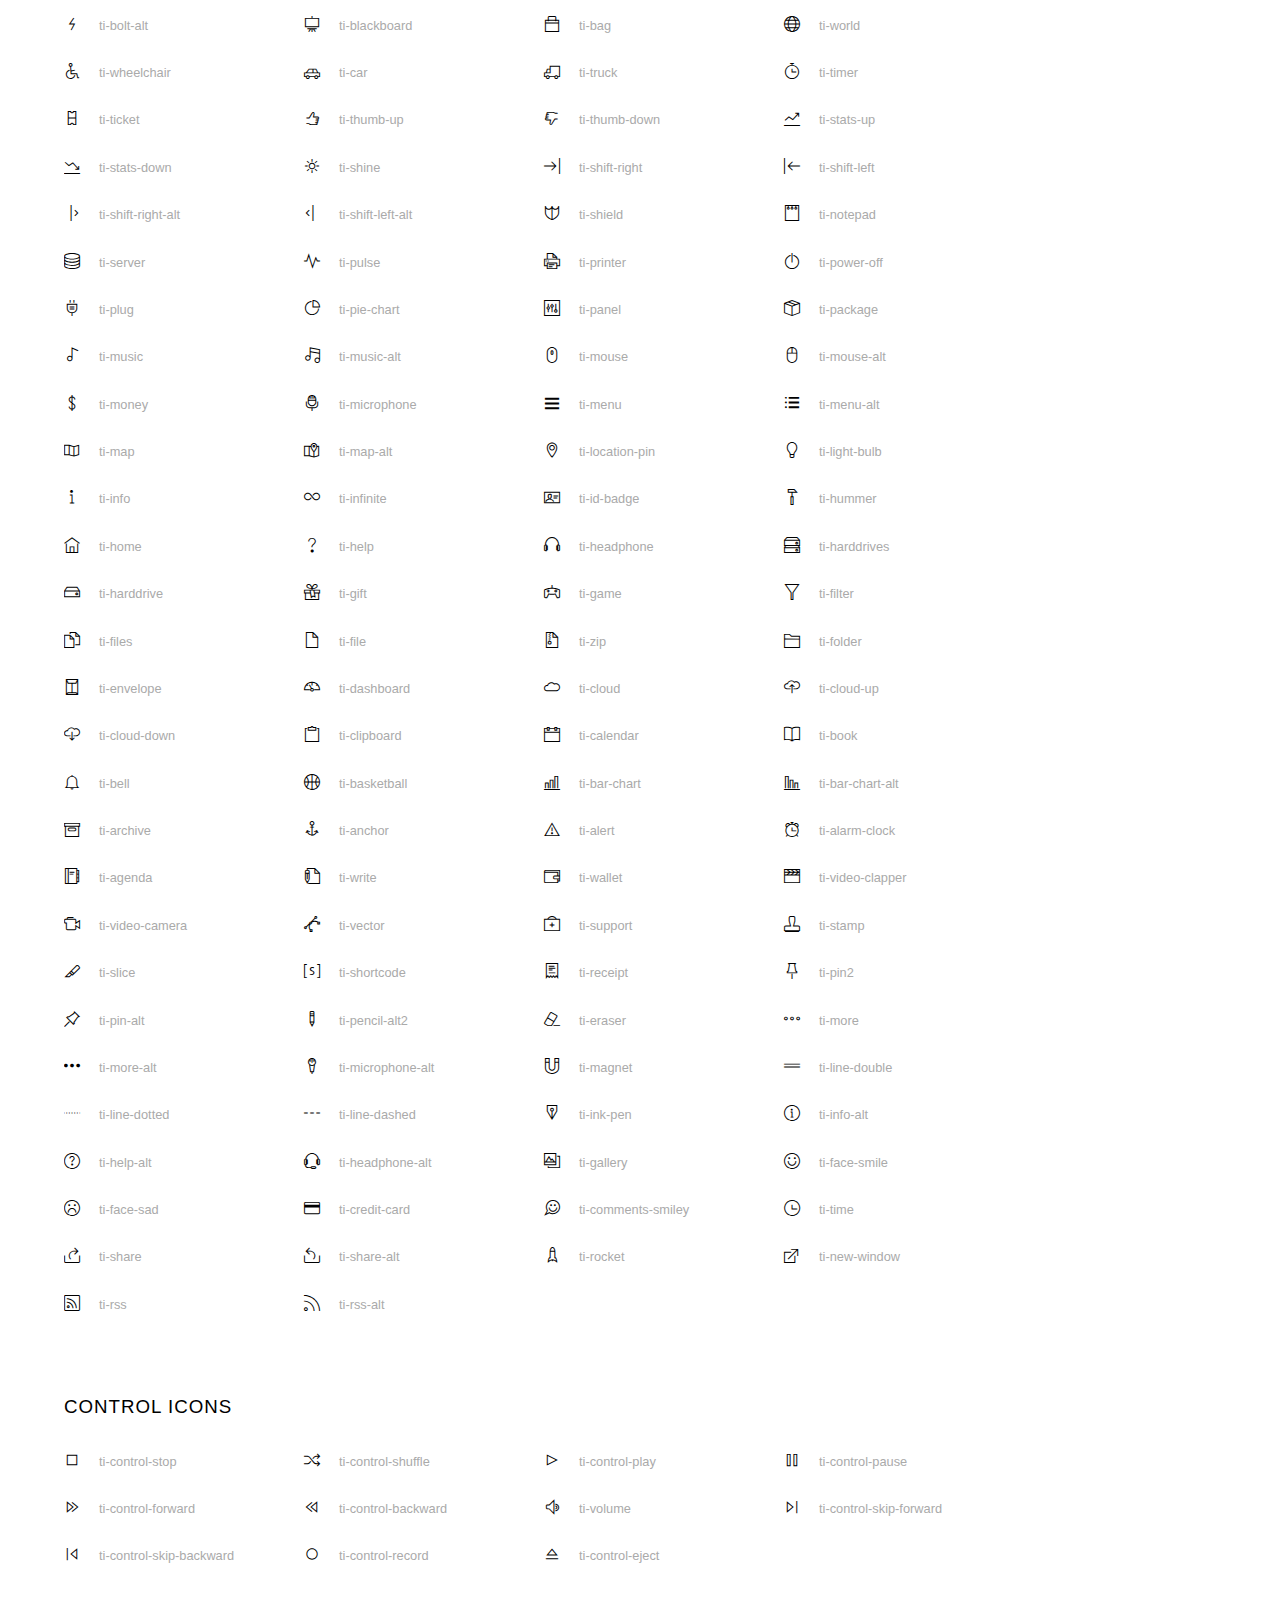
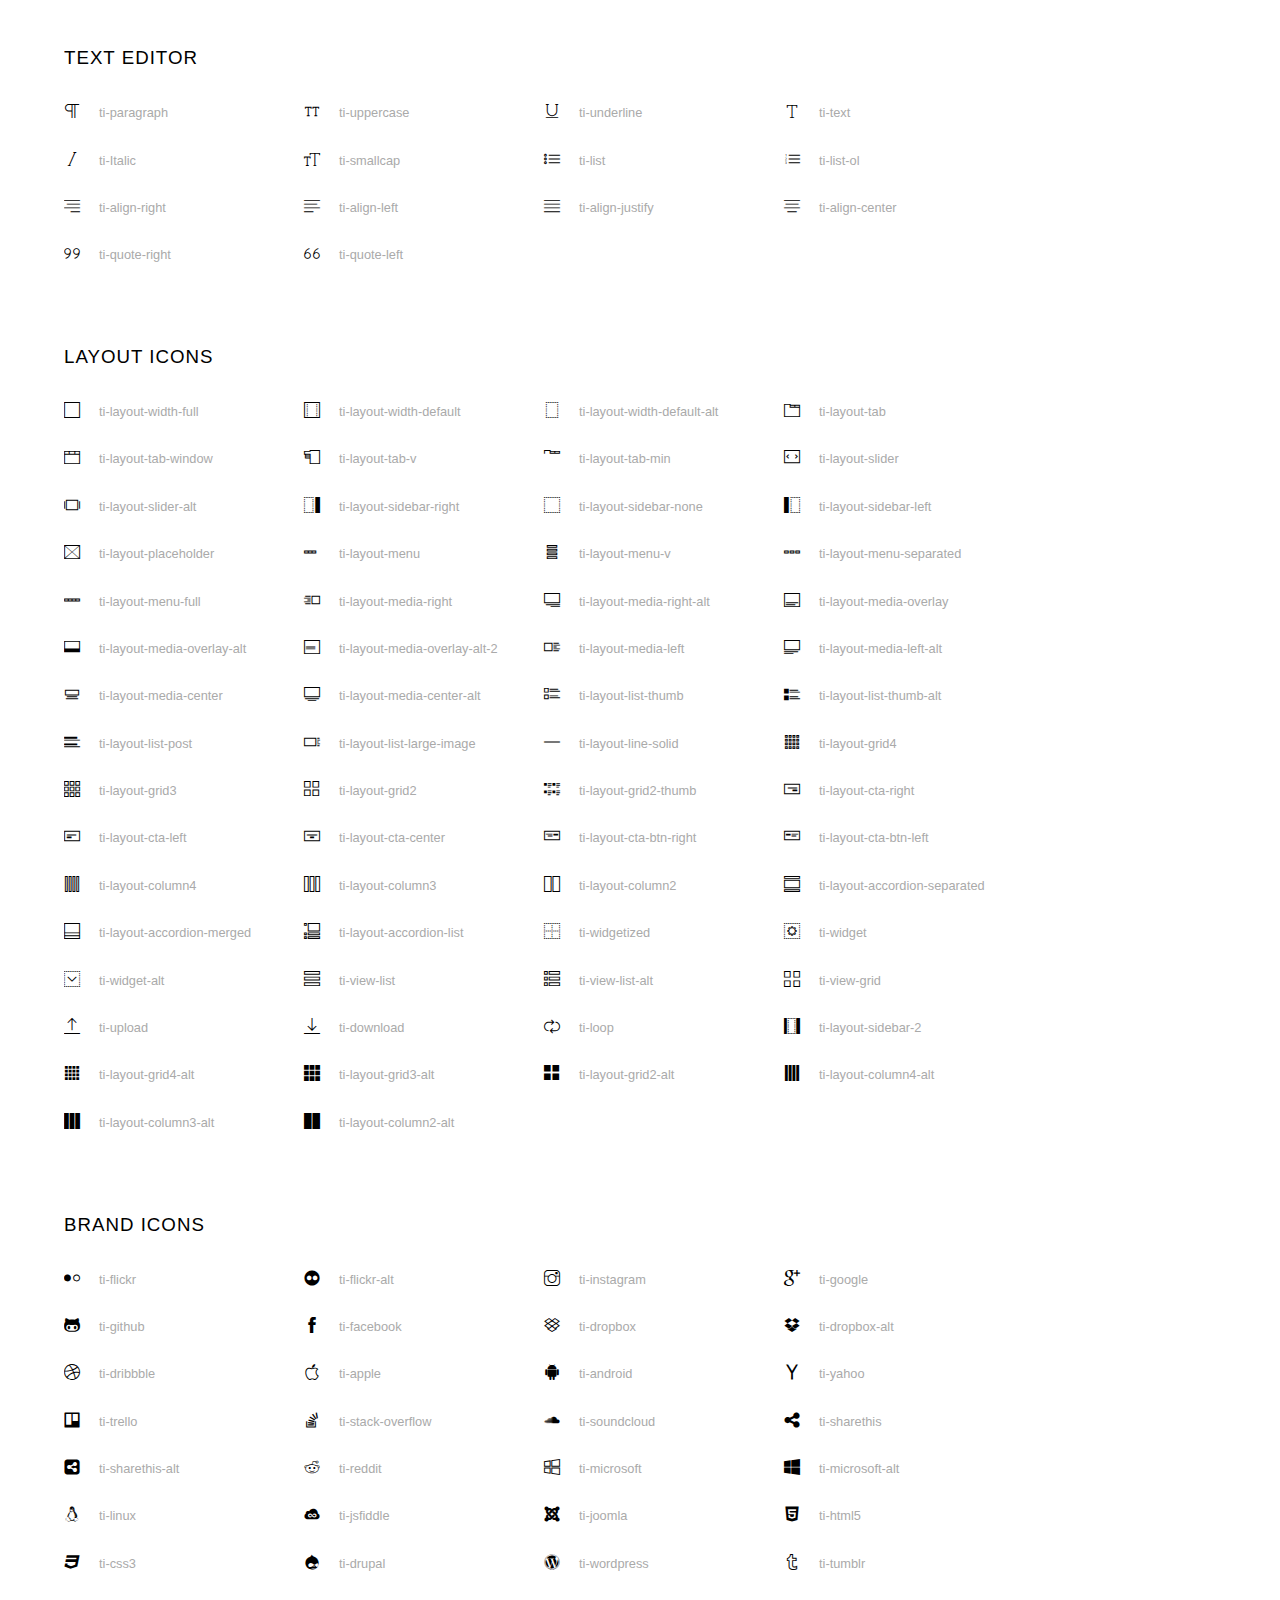
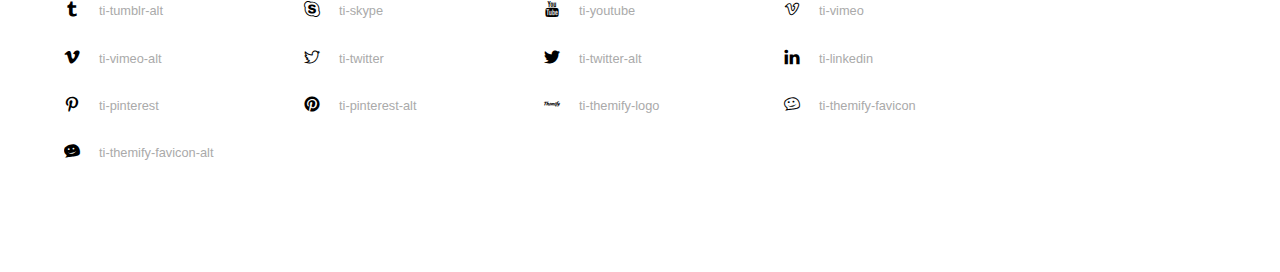
<file: w3_band/assets/font/themify-icons/index.html>
<!doctype html>
<html>
<head>
	<meta charset="utf-8">
	<title>Themify Icon Font</title>
	<meta name="viewport" content="width=device-width">
	<link rel="stylesheet" href="demo-files/demo.css">
	<link rel="stylesheet" href="themify-icons.css">
	<!--[if lt IE 8]><!-->
	<link rel="stylesheet" href="ie7/ie7.css">
	<!--<![endif]-->
</head>
<body>
	<h1>Themify Icons</h1>

	<div class="icon-section">

		<div class="icon-section">
			<h3>Arrows &amp; Direction Icons </h3>

			<div class="icon-container">
				<span class="ti-arrow-up"></span><span class="icon-name"> ti-arrow-up</span>
			</div>
			<div class="icon-container">
				<span class="ti-arrow-right"></span><span class="icon-name"> ti-arrow-right</span>
			</div>
			<div class="icon-container">
				<span class="ti-arrow-left"></span><span class="icon-name"> ti-arrow-left</span>
			</div>
			<div class="icon-container">
				<span class="ti-arrow-down"></span><span class="icon-name"> ti-arrow-down</span>
			</div>
			<div class="icon-container">
				<span class="ti-arrows-vertical"></span><span class="icon-name"> ti-arrows-vertical</span>
			</div>
			<div class="icon-container">
				<span class="ti-arrows-horizontal"></span><span class="icon-name"> ti-arrows-horizontal</span>
			</div>
			<div class="icon-container">
				<span class="ti-angle-up"></span><span class="icon-name"> ti-angle-up</span>
			</div>
			<div class="icon-container">
				<span class="ti-angle-right"></span><span class="icon-name"> ti-angle-right</span>
			</div>
			<div class="icon-container">
				<span class="ti-angle-left"></span><span class="icon-name"> ti-angle-left</span>
			</div>
			<div class="icon-container">
				<span class="ti-angle-down"></span><span class="icon-name"> ti-angle-down</span>
			</div>	
			<div class="icon-container">
				<span class="ti-angle-double-up"></span><span class="icon-name"> ti-angle-double-up</span>
			</div>
			<div class="icon-container">
				<span class="ti-angle-double-right"></span><span class="icon-name"> ti-angle-double-right</span>
			</div>
			<div class="icon-container">
				<span class="ti-angle-double-left"></span><span class="icon-name"> ti-angle-double-left</span>
			</div>
			<div class="icon-container">
				<span class="ti-angle-double-down"></span><span class="icon-name"> ti-angle-double-down</span>
			</div>					
			<div class="icon-container">
				<span class="ti-move"></span><span class="icon-name"> ti-move</span>
			</div>
			<div class="icon-container">
				<span class="ti-fullscreen"></span><span class="icon-name"> ti-fullscreen</span>
			</div>
			<div class="icon-container">
				<span class="ti-arrow-top-right"></span><span class="icon-name"> ti-arrow-top-right</span>
			</div>
			<div class="icon-container">
				<span class="ti-arrow-top-left"></span><span class="icon-name"> ti-arrow-top-left</span>
			</div>
			<div class="icon-container">
				<span class="ti-arrow-circle-up"></span><span class="icon-name"> ti-arrow-circle-up</span>
			</div>
			<div class="icon-container">
				<span class="ti-arrow-circle-right"></span><span class="icon-name"> ti-arrow-circle-right</span>
			</div>
			<div class="icon-container">
				<span class="ti-arrow-circle-left"></span><span class="icon-name"> ti-arrow-circle-left</span>
			</div>
			<div class="icon-container">
				<span class="ti-arrow-circle-down"></span><span class="icon-name"> ti-arrow-circle-down</span>
			</div>
			<div class="icon-container">
				<span class="ti-arrows-corner"></span><span class="icon-name"> ti-arrows-corner</span>
			</div>
			<div class="icon-container">
				<span class="ti-split-v"></span><span class="icon-name"> ti-split-v</span>
			</div>

			<div class="icon-container">
				<span class="ti-split-v-alt"></span><span class="icon-name"> ti-split-v-alt</span>
			</div>
			<div class="icon-container">
				<span class="ti-split-h"></span><span class="icon-name"> ti-split-h</span>
			</div>
			<div class="icon-container">
				<span class="ti-hand-point-up"></span><span class="icon-name"> ti-hand-point-up</span>
			</div>
			<div class="icon-container">
				<span class="ti-hand-point-right"></span><span class="icon-name"> ti-hand-point-right</span>
			</div>
			<div class="icon-container">
				<span class="ti-hand-point-left"></span><span class="icon-name"> ti-hand-point-left</span>
			</div>
			<div class="icon-container">
				<span class="ti-hand-point-down"></span><span class="icon-name"> ti-hand-point-down</span>
			</div>
			<div class="icon-container">
				<span class="ti-back-right"></span><span class="icon-name"> ti-back-right</span>
			</div>
			<div class="icon-container">
				<span class="ti-back-left"></span><span class="icon-name"> ti-back-left</span>
			</div>
			<div class="icon-container">
				<span class="ti-exchange-vertical"></span><span class="icon-name"> ti-exchange-vertical</span>
			</div>

		</div> <!-- Arrows Icons -->



		<h3>Web App Icons</h3>
		
		<div class="icon-section">

			<div class="icon-container">
				<span class="ti-wand"></span><span class="icon-name"> ti-wand</span>
			</div>
			<div class="icon-container">
				<span class="ti-save"></span><span class="icon-name"> ti-save</span>
			</div>
			<div class="icon-container">
				<span class="ti-save-alt"></span><span class="icon-name"> ti-save-alt</span>
			</div>

			<div class="icon-container">
				<span class="ti-direction"></span><span class="icon-name"> ti-direction</span>
			</div>
			<div class="icon-container">
				<span class="ti-direction-alt"></span><span class="icon-name"> ti-direction-alt</span>
			</div>
			<div class="icon-container">
				<span class="ti-user"></span><span class="icon-name"> ti-user</span>
			</div>
			<div class="icon-container">
				<span class="ti-link"></span><span class="icon-name"> ti-link</span>
			</div>
			<div class="icon-container">
				<span class="ti-unlink"></span><span class="icon-name"> ti-unlink</span>
			</div>
			<div class="icon-container">
				<span class="ti-trash"></span><span class="icon-name"> ti-trash</span>
			</div>
			<div class="icon-container">
				<span class="ti-target"></span><span class="icon-name"> ti-target</span>
			</div>
			<div class="icon-container">
				<span class="ti-tag"></span><span class="icon-name"> ti-tag</span>
			</div>
			<div class="icon-container">
				<span class="ti-desktop"></span><span class="icon-name"> ti-desktop</span>
			</div>
			<div class="icon-container">
				<span class="ti-tablet"></span><span class="icon-name"> ti-tablet</span>
			</div>
			<div class="icon-container">
				<span class="ti-mobile"></span><span class="icon-name"> ti-mobile</span>
			</div>
			<div class="icon-container">
				<span class="ti-email"></span><span class="icon-name"> ti-email</span>
			</div>	
			<div class="icon-container">
				<span class="ti-star"></span><span class="icon-name"> ti-star</span>
			</div>
			<div class="icon-container">
				<span class="ti-spray"></span><span class="icon-name"> ti-spray</span>
			</div>
			<div class="icon-container">
				<span class="ti-signal"></span><span class="icon-name"> ti-signal</span>
			</div>
			<div class="icon-container">
				<span class="ti-shopping-cart"></span><span class="icon-name"> ti-shopping-cart</span>
			</div>
			<div class="icon-container">
				<span class="ti-shopping-cart-full"></span><span class="icon-name"> ti-shopping-cart-full</span>
			</div>
			<div class="icon-container">
				<span class="ti-settings"></span><span class="icon-name"> ti-settings</span>
			</div>
			<div class="icon-container">
				<span class="ti-search"></span><span class="icon-name"> ti-search</span>
			</div>
			<div class="icon-container">
				<span class="ti-zoom-in"></span><span class="icon-name"> ti-zoom-in</span>
			</div>
			<div class="icon-container">
				<span class="ti-zoom-out"></span><span class="icon-name"> ti-zoom-out</span>
			</div>
			<div class="icon-container">
				<span class="ti-cut"></span><span class="icon-name"> ti-cut</span>
			</div>
			<div class="icon-container">
				<span class="ti-ruler"></span><span class="icon-name"> ti-ruler</span>
			</div>
			<div class="icon-container">
				<span class="ti-ruler-alt-2"></span><span class="icon-name"> ti-ruler-alt-2</span>
			</div>			
			<div class="icon-container">
				<span class="ti-ruler-pencil"></span><span class="icon-name"> ti-ruler-pencil</span>
			</div>
			<div class="icon-container">
				<span class="ti-ruler-alt"></span><span class="icon-name"> ti-ruler-alt</span>
			</div>
			<div class="icon-container">
				<span class="ti-bookmark"></span><span class="icon-name"> ti-bookmark</span>
			</div>
			<div class="icon-container">
				<span class="ti-bookmark-alt"></span><span class="icon-name"> ti-bookmark-alt</span>
			</div>
			<div class="icon-container">
				<span class="ti-reload"></span><span class="icon-name"> ti-reload</span>
			</div>
			<div class="icon-container">
				<span class="ti-plus"></span><span class="icon-name"> ti-plus</span>
			</div>
			<div class="icon-container">
				<span class="ti-minus"></span><span class="icon-name"> ti-minus</span>
			</div>
			<div class="icon-container">
				<span class="ti-close"></span><span class="icon-name"> ti-close</span>
			</div>			
			<div class="icon-container">
				<span class="ti-pin"></span><span class="icon-name"> ti-pin</span>
			</div>
			<div class="icon-container">
				<span class="ti-pencil"></span><span class="icon-name"> ti-pencil</span>
			</div>
					
		  	<div class="icon-container">
				<span class="ti-pencil-alt"></span><span class="icon-name"> ti-pencil-alt</span>
			</div>
			<div class="icon-container">
				<span class="ti-paint-roller"></span><span class="icon-name"> ti-paint-roller</span>
			</div>
			<div class="icon-container">
				<span class="ti-paint-bucket"></span><span class="icon-name"> ti-paint-bucket</span>
			</div>
			<div class="icon-container">
				<span class="ti-na"></span><span class="icon-name"> ti-na</span>
			</div>
			<div class="icon-container">
				<span class="ti-medall"></span><span class="icon-name"> ti-medall</span>
			</div>
			<div class="icon-container">
				<span class="ti-medall-alt"></span><span class="icon-name"> ti-medall-alt</span>
			</div>
			<div class="icon-container">
				<span class="ti-marker"></span><span class="icon-name"> ti-marker</span>
			</div>
			<div class="icon-container">
				<span class="ti-marker-alt"></span><span class="icon-name"> ti-marker-alt</span>
			</div>

			<div class="icon-container">
				<span class="ti-lock"></span><span class="icon-name"> ti-lock</span>
			</div>
			<div class="icon-container">
				<span class="ti-unlock"></span><span class="icon-name"> ti-unlock</span>
			</div>
			<div class="icon-container">
				<span class="ti-location-arrow"></span><span class="icon-name"> ti-location-arrow</span>
			</div>
			<div class="icon-container">
				<span class="ti-layout"></span><span class="icon-name"> ti-layout</span>
			</div>
			<div class="icon-container">
				<span class="ti-layers"></span><span class="icon-name"> ti-layers</span>
			</div>
			<div class="icon-container">
				<span class="ti-layers-alt"></span><span class="icon-name"> ti-layers-alt</span>
			</div>
			<div class="icon-container">
				<span class="ti-key"></span><span class="icon-name"> ti-key</span>
			</div>
			<div class="icon-container">
				<span class="ti-image"></span><span class="icon-name"> ti-image</span>
			</div>
			<div class="icon-container">
				<span class="ti-heart"></span><span class="icon-name"> ti-heart</span>
			</div>
			<div class="icon-container">
				<span class="ti-heart-broken"></span><span class="icon-name"> ti-heart-broken</span>
			</div>
			<div class="icon-container">
				<span class="ti-hand-stop"></span><span class="icon-name"> ti-hand-stop</span>
			</div>
			<div class="icon-container">
				<span class="ti-hand-open"></span><span class="icon-name"> ti-hand-open</span>
			</div>
			<div class="icon-container">
				<span class="ti-hand-drag"></span><span class="icon-name"> ti-hand-drag</span>
			</div>
			<div class="icon-container">
				<span class="ti-flag"></span><span class="icon-name"> ti-flag</span>
			</div>
			<div class="icon-container">
				<span class="ti-flag-alt"></span><span class="icon-name"> ti-flag-alt</span>
			</div>
			<div class="icon-container">
				<span class="ti-flag-alt-2"></span><span class="icon-name"> ti-flag-alt-2</span>
			</div>
			<div class="icon-container">
				<span class="ti-eye"></span><span class="icon-name"> ti-eye</span>
			</div>
			<div class="icon-container">
				<span class="ti-import"></span><span class="icon-name"> ti-import</span>
			</div>			
			<div class="icon-container">
				<span class="ti-export"></span><span class="icon-name"> ti-export</span>
			</div>
			<div class="icon-container">
				<span class="ti-cup"></span><span class="icon-name"> ti-cup</span>
			</div>
			<div class="icon-container">
				<span class="ti-crown"></span><span class="icon-name"> ti-crown</span>
			</div>
			<div class="icon-container">
				<span class="ti-comments"></span><span class="icon-name"> ti-comments</span>
			</div>
			<div class="icon-container">
				<span class="ti-comment"></span><span class="icon-name"> ti-comment</span>
			</div>
			<div class="icon-container">
				<span class="ti-comment-alt"></span><span class="icon-name"> ti-comment-alt</span>
			</div>
			<div class="icon-container">
				<span class="ti-thought"></span><span class="icon-name"> ti-thought</span>
			</div>			
			<div class="icon-container">
				<span class="ti-clip"></span><span class="icon-name"> ti-clip</span>
			</div>

			<div class="icon-container">
				<span class="ti-check"></span><span class="icon-name"> ti-check</span>
			</div>
			<div class="icon-container">
				<span class="ti-check-box"></span><span class="icon-name"> ti-check-box</span>
			</div>
			<div class="icon-container">
				<span class="ti-camera"></span><span class="icon-name"> ti-camera</span>
			</div>
			<div class="icon-container">
				<span class="ti-announcement"></span><span class="icon-name"> ti-announcement</span>
			</div>
			<div class="icon-container">
				<span class="ti-brush"></span><span class="icon-name"> ti-brush</span>
			</div>
			<div class="icon-container">
				<span class="ti-brush-alt"></span><span class="icon-name"> ti-brush-alt</span>
			</div>
			<div class="icon-container">
				<span class="ti-palette"></span><span class="icon-name"> ti-palette</span>
			</div>			
			<div class="icon-container">
				<span class="ti-briefcase"></span><span class="icon-name"> ti-briefcase</span>
			</div>
			<div class="icon-container">
				<span class="ti-bolt"></span><span class="icon-name"> ti-bolt</span>
			</div>
			<div class="icon-container">
				<span class="ti-bolt-alt"></span><span class="icon-name"> ti-bolt-alt</span>
			</div>
			<div class="icon-container">
				<span class="ti-blackboard"></span><span class="icon-name"> ti-blackboard</span>
			</div>
			<div class="icon-container">
				<span class="ti-bag"></span><span class="icon-name"> ti-bag</span>
			</div>
			<div class="icon-container">
				<span class="ti-world"></span><span class="icon-name"> ti-world</span>
			</div>
			<div class="icon-container">
				<span class="ti-wheelchair"></span><span class="icon-name"> ti-wheelchair</span>
			</div>
			<div class="icon-container">
				<span class="ti-car"></span><span class="icon-name"> ti-car</span>
			</div>
			<div class="icon-container">
				<span class="ti-truck"></span><span class="icon-name"> ti-truck</span>
			</div>
			<div class="icon-container">
				<span class="ti-timer"></span><span class="icon-name"> ti-timer</span>
			</div>
			<div class="icon-container">
				<span class="ti-ticket"></span><span class="icon-name"> ti-ticket</span>
			</div>
			<div class="icon-container">
				<span class="ti-thumb-up"></span><span class="icon-name"> ti-thumb-up</span>
			</div>
			<div class="icon-container">
				<span class="ti-thumb-down"></span><span class="icon-name"> ti-thumb-down</span>
			</div>

			<div class="icon-container">
				<span class="ti-stats-up"></span><span class="icon-name"> ti-stats-up</span>
			</div>
			<div class="icon-container">
				<span class="ti-stats-down"></span><span class="icon-name"> ti-stats-down</span>
			</div>
			<div class="icon-container">
				<span class="ti-shine"></span><span class="icon-name"> ti-shine</span>
			</div>
			<div class="icon-container">
				<span class="ti-shift-right"></span><span class="icon-name"> ti-shift-right</span>
			</div>
			<div class="icon-container">
				<span class="ti-shift-left"></span><span class="icon-name"> ti-shift-left</span>
			</div>

			<div class="icon-container">
				<span class="ti-shift-right-alt"></span><span class="icon-name"> ti-shift-right-alt</span>
			</div>
			<div class="icon-container">
				<span class="ti-shift-left-alt"></span><span class="icon-name"> ti-shift-left-alt</span>
			</div>
			<div class="icon-container">
				<span class="ti-shield"></span><span class="icon-name"> ti-shield</span>
			</div>
			<div class="icon-container">
				<span class="ti-notepad"></span><span class="icon-name"> ti-notepad</span>
			</div>
			<div class="icon-container">
				<span class="ti-server"></span><span class="icon-name"> ti-server</span>
			</div>

			<div class="icon-container">
				<span class="ti-pulse"></span><span class="icon-name"> ti-pulse</span>
			</div>
			<div class="icon-container">
				<span class="ti-printer"></span><span class="icon-name"> ti-printer</span>
			</div>
			<div class="icon-container">
				<span class="ti-power-off"></span><span class="icon-name"> ti-power-off</span>
			</div>
			<div class="icon-container">
				<span class="ti-plug"></span><span class="icon-name"> ti-plug</span>
			</div>
			<div class="icon-container">
				<span class="ti-pie-chart"></span><span class="icon-name"> ti-pie-chart</span>
			</div>

			<div class="icon-container">
				<span class="ti-panel"></span><span class="icon-name"> ti-panel</span>
			</div>
			<div class="icon-container">
				<span class="ti-package"></span><span class="icon-name"> ti-package</span>
			</div>
			<div class="icon-container">
				<span class="ti-music"></span><span class="icon-name"> ti-music</span>
			</div>
			<div class="icon-container">
				<span class="ti-music-alt"></span><span class="icon-name"> ti-music-alt</span>
			</div>
			<div class="icon-container">
				<span class="ti-mouse"></span><span class="icon-name"> ti-mouse</span>
			</div>
			<div class="icon-container">
				<span class="ti-mouse-alt"></span><span class="icon-name"> ti-mouse-alt</span>
			</div>
			<div class="icon-container">
				<span class="ti-money"></span><span class="icon-name"> ti-money</span>
			</div>
			<div class="icon-container">
				<span class="ti-microphone"></span><span class="icon-name"> ti-microphone</span>
			</div>
			<div class="icon-container">
				<span class="ti-menu"></span><span class="icon-name"> ti-menu</span>
			</div>
			<div class="icon-container">
				<span class="ti-menu-alt"></span><span class="icon-name"> ti-menu-alt</span>
			</div>
			<div class="icon-container">
				<span class="ti-map"></span><span class="icon-name"> ti-map</span>
			</div>
			<div class="icon-container">
				<span class="ti-map-alt"></span><span class="icon-name"> ti-map-alt</span>
			</div>

			<div class="icon-container">
				<span class="ti-location-pin"></span><span class="icon-name"> ti-location-pin</span>
			</div>

			<div class="icon-container">
				<span class="ti-light-bulb"></span><span class="icon-name"> ti-light-bulb</span>
			</div>
			<div class="icon-container">
				<span class="ti-info"></span><span class="icon-name"> ti-info</span>
			</div>
			<div class="icon-container">
				<span class="ti-infinite"></span><span class="icon-name"> ti-infinite</span>
			</div>
			<div class="icon-container">
				<span class="ti-id-badge"></span><span class="icon-name"> ti-id-badge</span>
			</div>
			<div class="icon-container">
				<span class="ti-hummer"></span><span class="icon-name"> ti-hummer</span>
			</div>
			<div class="icon-container">
				<span class="ti-home"></span><span class="icon-name"> ti-home</span>
			</div>
			<div class="icon-container">
				<span class="ti-help"></span><span class="icon-name"> ti-help</span>
			</div>
			<div class="icon-container">
				<span class="ti-headphone"></span><span class="icon-name"> ti-headphone</span>
			</div>
			<div class="icon-container">
				<span class="ti-harddrives"></span><span class="icon-name"> ti-harddrives</span>
			</div>
			<div class="icon-container">
				<span class="ti-harddrive"></span><span class="icon-name"> ti-harddrive</span>
			</div>
			<div class="icon-container">
				<span class="ti-gift"></span><span class="icon-name"> ti-gift</span>
			</div>
			<div class="icon-container">
				<span class="ti-game"></span><span class="icon-name"> ti-game</span>
			</div>
			<div class="icon-container">
				<span class="ti-filter"></span><span class="icon-name"> ti-filter</span>
			</div>
			<div class="icon-container">
				<span class="ti-files"></span><span class="icon-name"> ti-files</span>
			</div>
			<div class="icon-container">
				<span class="ti-file"></span><span class="icon-name"> ti-file</span>
			</div>
			<div class="icon-container">
				<span class="ti-zip"></span><span class="icon-name"> ti-zip</span>
			</div>
			<div class="icon-container">
				<span class="ti-folder"></span><span class="icon-name"> ti-folder</span>
			</div>			
			<div class="icon-container">
				<span class="ti-envelope"></span><span class="icon-name"> ti-envelope</span>
			</div>


			<div class="icon-container">
				<span class="ti-dashboard"></span><span class="icon-name"> ti-dashboard</span>
			</div>
			<div class="icon-container">
				<span class="ti-cloud"></span><span class="icon-name"> ti-cloud</span>
			</div>
			<div class="icon-container">
				<span class="ti-cloud-up"></span><span class="icon-name"> ti-cloud-up</span>
			</div>
			<div class="icon-container">
				<span class="ti-cloud-down"></span><span class="icon-name"> ti-cloud-down</span>
			</div>
			<div class="icon-container">
				<span class="ti-clipboard"></span><span class="icon-name"> ti-clipboard</span>
			</div>
			<div class="icon-container">
				<span class="ti-calendar"></span><span class="icon-name"> ti-calendar</span>
			</div>
			<div class="icon-container">
				<span class="ti-book"></span><span class="icon-name"> ti-book</span>
			</div>
			<div class="icon-container">
				<span class="ti-bell"></span><span class="icon-name"> ti-bell</span>
			</div>
			<div class="icon-container">
				<span class="ti-basketball"></span><span class="icon-name"> ti-basketball</span>
			</div>
			<div class="icon-container">
				<span class="ti-bar-chart"></span><span class="icon-name"> ti-bar-chart</span>
			</div>
			<div class="icon-container">
				<span class="ti-bar-chart-alt"></span><span class="icon-name"> ti-bar-chart-alt</span>
			</div>


			<div class="icon-container">
				<span class="ti-archive"></span><span class="icon-name"> ti-archive</span>
			</div>
			<div class="icon-container">
				<span class="ti-anchor"></span><span class="icon-name"> ti-anchor</span>
			</div>

			<div class="icon-container">
				<span class="ti-alert"></span><span class="icon-name"> ti-alert</span>
			</div>
			<div class="icon-container">
				<span class="ti-alarm-clock"></span><span class="icon-name"> ti-alarm-clock</span>
			</div>
			<div class="icon-container">
				<span class="ti-agenda"></span><span class="icon-name"> ti-agenda</span>
			</div>
			<div class="icon-container">
				<span class="ti-write"></span><span class="icon-name"> ti-write</span>
			</div>

			<div class="icon-container">
				<span class="ti-wallet"></span><span class="icon-name"> ti-wallet</span>
			</div>
			<div class="icon-container">
				<span class="ti-video-clapper"></span><span class="icon-name"> ti-video-clapper</span>
			</div>
			<div class="icon-container">
				<span class="ti-video-camera"></span><span class="icon-name"> ti-video-camera</span>
			</div>
			<div class="icon-container">
				<span class="ti-vector"></span><span class="icon-name"> ti-vector</span>
			</div>

			<div class="icon-container">
				<span class="ti-support"></span><span class="icon-name"> ti-support</span>
			</div>
			<div class="icon-container">
				<span class="ti-stamp"></span><span class="icon-name"> ti-stamp</span>
			</div>
			<div class="icon-container">
				<span class="ti-slice"></span><span class="icon-name"> ti-slice</span>
			</div>
			<div class="icon-container">
				<span class="ti-shortcode"></span><span class="icon-name"> ti-shortcode</span>
			</div>
			<div class="icon-container">
				<span class="ti-receipt"></span><span class="icon-name"> ti-receipt</span>
			</div>
			<div class="icon-container">
				<span class="ti-pin2"></span><span class="icon-name"> ti-pin2</span>
			</div>
			<div class="icon-container">
				<span class="ti-pin-alt"></span><span class="icon-name"> ti-pin-alt</span>
			</div>
			<div class="icon-container">
				<span class="ti-pencil-alt2"></span><span class="icon-name"> ti-pencil-alt2</span>
			</div>
			<div class="icon-container">
				<span class="ti-eraser"></span><span class="icon-name"> ti-eraser</span>
			</div>			
			<div class="icon-container">
				<span class="ti-more"></span><span class="icon-name"> ti-more</span>
			</div>
			<div class="icon-container">
				<span class="ti-more-alt"></span><span class="icon-name"> ti-more-alt</span>
			</div>
			<div class="icon-container">
				<span class="ti-microphone-alt"></span><span class="icon-name"> ti-microphone-alt</span>
			</div>
			<div class="icon-container">
				<span class="ti-magnet"></span><span class="icon-name"> ti-magnet</span>
			</div>
			<div class="icon-container">
				<span class="ti-line-double"></span><span class="icon-name"> ti-line-double</span>
			</div>
			<div class="icon-container">
				<span class="ti-line-dotted"></span><span class="icon-name"> ti-line-dotted</span>
			</div>
			<div class="icon-container">
				<span class="ti-line-dashed"></span><span class="icon-name"> ti-line-dashed</span>
			</div>

			<div class="icon-container">
				<span class="ti-ink-pen"></span><span class="icon-name"> ti-ink-pen</span>
			</div>
			<div class="icon-container">
				<span class="ti-info-alt"></span><span class="icon-name"> ti-info-alt</span>
			</div>
			<div class="icon-container">
				<span class="ti-help-alt"></span><span class="icon-name"> ti-help-alt</span>
			</div>
			<div class="icon-container">
				<span class="ti-headphone-alt"></span><span class="icon-name"> ti-headphone-alt</span>
			</div>

			<div class="icon-container">
				<span class="ti-gallery"></span><span class="icon-name"> ti-gallery</span>
			</div>
			<div class="icon-container">
				<span class="ti-face-smile"></span><span class="icon-name"> ti-face-smile</span>
			</div>
			<div class="icon-container">
				<span class="ti-face-sad"></span><span class="icon-name"> ti-face-sad</span>
			</div>
			<div class="icon-container">
				<span class="ti-credit-card"></span><span class="icon-name"> ti-credit-card</span>
			</div>
			<div class="icon-container">
				<span class="ti-comments-smiley"></span><span class="icon-name"> ti-comments-smiley</span>
			</div>
			<div class="icon-container">
				<span class="ti-time"></span><span class="icon-name"> ti-time</span>
			</div>
			<div class="icon-container">
				<span class="ti-share"></span><span class="icon-name"> ti-share</span>
			</div>
			<div class="icon-container">
				<span class="ti-share-alt"></span><span class="icon-name"> ti-share-alt</span>
			</div>
			<div class="icon-container">
				<span class="ti-rocket"></span><span class="icon-name"> ti-rocket</span>
			</div>

			<div class="icon-container">
				<span class="ti-new-window"></span><span class="icon-name"> ti-new-window</span>
			</div>

			<div class="icon-container">
				<span class="ti-rss"></span><span class="icon-name"> ti-rss</span>
			</div>

			<div class="icon-container">
				<span class="ti-rss-alt"></span><span class="icon-name"> ti-rss-alt</span>
			</div>
			
		</div><!-- Web App Icons -->


		<div class="icon-section">
			<h3>Control Icons</h3>
			<div class="icon-container">
				<span class="ti-control-stop"></span><span class="icon-name"> ti-control-stop</span>
			</div>
			<div class="icon-container">
				<span class="ti-control-shuffle"></span><span class="icon-name"> ti-control-shuffle</span>
			</div>
			<div class="icon-container">
				<span class="ti-control-play"></span><span class="icon-name"> ti-control-play</span>
			</div>
			<div class="icon-container">
				<span class="ti-control-pause"></span><span class="icon-name"> ti-control-pause</span>
			</div>
			<div class="icon-container">
				<span class="ti-control-forward"></span><span class="icon-name"> ti-control-forward</span>
			</div>
			<div class="icon-container">
				<span class="ti-control-backward"></span><span class="icon-name"> ti-control-backward</span>
			</div>	
			<div class="icon-container">
				<span class="ti-volume"></span><span class="icon-name"> ti-volume</span>
			</div>
			<div class="icon-container">
				<span class="ti-control-skip-forward"></span><span class="icon-name"> ti-control-skip-forward</span>
			</div>
			<div class="icon-container">
				<span class="ti-control-skip-backward"></span><span class="icon-name"> ti-control-skip-backward</span>
			</div>
			<div class="icon-container">
				<span class="ti-control-record"></span><span class="icon-name"> ti-control-record</span>
			</div>
			<div class="icon-container">
				<span class="ti-control-eject"></span><span class="icon-name"> ti-control-eject</span>
			</div>			
		</div> <!-- Control Icons -->


		<div class="icon-section">
			<h3>Text Editor</h3>

			<div class="icon-container">
				<span class="ti-paragraph"></span><span class="icon-name"> ti-paragraph</span>
			</div>
			<div class="icon-container">
				<span class="ti-uppercase"></span><span class="icon-name"> ti-uppercase</span>
			</div>

			<div class="icon-container">
				<span class="ti-underline"></span><span class="icon-name"> ti-underline</span>
			</div>
			<div class="icon-container">
				<span class="ti-text"></span><span class="icon-name"> ti-text</span>
			</div>
			<div class="icon-container">
				<span class="ti-Italic"></span><span class="icon-name"> ti-Italic</span>
			</div>
			<div class="icon-container">
				<span class="ti-smallcap"></span><span class="icon-name"> ti-smallcap</span>
			</div>
			<div class="icon-container">
				<span class="ti-list"></span><span class="icon-name"> ti-list</span>
			</div>
			<div class="icon-container">
				<span class="ti-list-ol"></span><span class="icon-name"> ti-list-ol</span>
			</div>
			<div class="icon-container">
				<span class="ti-align-right"></span><span class="icon-name"> ti-align-right</span>
			</div>
			<div class="icon-container">
				<span class="ti-align-left"></span><span class="icon-name"> ti-align-left</span>
			</div>
			<div class="icon-container">
				<span class="ti-align-justify"></span><span class="icon-name"> ti-align-justify</span>
			</div>
			<div class="icon-container">
				<span class="ti-align-center"></span><span class="icon-name"> ti-align-center</span>
			</div>
			<div class="icon-container">
				<span class="ti-quote-right"></span><span class="icon-name"> ti-quote-right</span>
			</div>
			<div class="icon-container">
				<span class="ti-quote-left"></span><span class="icon-name"> ti-quote-left</span>
			</div>

		</div> <!-- Text Editor -->



		<div class="icon-section">
			<h3>Layout Icons</h3>
			<div class="icon-container">
				<span class="ti-layout-width-full"></span><span class="icon-name"> ti-layout-width-full</span>
			</div>
			<div class="icon-container">
				<span class="ti-layout-width-default"></span><span class="icon-name"> ti-layout-width-default</span>
			</div>
			<div class="icon-container">
				<span class="ti-layout-width-default-alt"></span><span class="icon-name"> ti-layout-width-default-alt</span>
			</div>
			<div class="icon-container">
				<span class="ti-layout-tab"></span><span class="icon-name"> ti-layout-tab</span>
			</div>
			<div class="icon-container">
				<span class="ti-layout-tab-window"></span><span class="icon-name"> ti-layout-tab-window</span>
			</div>
			<div class="icon-container">
				<span class="ti-layout-tab-v"></span><span class="icon-name"> ti-layout-tab-v</span>
			</div>
			<div class="icon-container">
				<span class="ti-layout-tab-min"></span><span class="icon-name"> ti-layout-tab-min</span>
			</div>
			<div class="icon-container">
				<span class="ti-layout-slider"></span><span class="icon-name"> ti-layout-slider</span>
			</div>
			<div class="icon-container">
				<span class="ti-layout-slider-alt"></span><span class="icon-name"> ti-layout-slider-alt</span>
			</div>
			<div class="icon-container">
				<span class="ti-layout-sidebar-right"></span><span class="icon-name"> ti-layout-sidebar-right</span>
			</div>
			<div class="icon-container">
				<span class="ti-layout-sidebar-none"></span><span class="icon-name"> ti-layout-sidebar-none</span>
			</div>
			<div class="icon-container">
				<span class="ti-layout-sidebar-left"></span><span class="icon-name"> ti-layout-sidebar-left</span>
			</div>
			<div class="icon-container">
				<span class="ti-layout-placeholder"></span><span class="icon-name"> ti-layout-placeholder</span>
			</div>
			<div class="icon-container">
				<span class="ti-layout-menu"></span><span class="icon-name"> ti-layout-menu</span>
			</div>
			<div class="icon-container">
				<span class="ti-layout-menu-v"></span><span class="icon-name"> ti-layout-menu-v</span>
			</div>
			<div class="icon-container">
				<span class="ti-layout-menu-separated"></span><span class="icon-name"> ti-layout-menu-separated</span>
			</div>
			<div class="icon-container">
				<span class="ti-layout-menu-full"></span><span class="icon-name"> ti-layout-menu-full</span>
			</div>
			<div class="icon-container">
				<span class="ti-layout-media-right"></span><span class="icon-name"> ti-layout-media-right</span>
			</div>
			<div class="icon-container">
				<span class="ti-layout-media-right-alt"></span><span class="icon-name"> ti-layout-media-right-alt</span>
			</div>
			<div class="icon-container">
				<span class="ti-layout-media-overlay"></span><span class="icon-name"> ti-layout-media-overlay</span>
			</div>
			<div class="icon-container">
				<span class="ti-layout-media-overlay-alt"></span><span class="icon-name"> ti-layout-media-overlay-alt</span>
			</div>
			<div class="icon-container">
				<span class="ti-layout-media-overlay-alt-2"></span><span class="icon-name"> ti-layout-media-overlay-alt-2</span>
			</div>
			<div class="icon-container">
				<span class="ti-layout-media-left"></span><span class="icon-name"> ti-layout-media-left</span>
			</div>
			<div class="icon-container">
				<span class="ti-layout-media-left-alt"></span><span class="icon-name"> ti-layout-media-left-alt</span>
			</div>
			<div class="icon-container">
				<span class="ti-layout-media-center"></span><span class="icon-name"> ti-layout-media-center</span>
			</div>
			<div class="icon-container">
				<span class="ti-layout-media-center-alt"></span><span class="icon-name"> ti-layout-media-center-alt</span>
			</div>
			<div class="icon-container">
				<span class="ti-layout-list-thumb"></span><span class="icon-name"> ti-layout-list-thumb</span>
			</div>
			<div class="icon-container">
				<span class="ti-layout-list-thumb-alt"></span><span class="icon-name"> ti-layout-list-thumb-alt</span>
			</div>
			<div class="icon-container">
				<span class="ti-layout-list-post"></span><span class="icon-name"> ti-layout-list-post</span>
			</div>
			<div class="icon-container">
				<span class="ti-layout-list-large-image"></span><span class="icon-name"> ti-layout-list-large-image</span>
			</div>
			<div class="icon-container">
				<span class="ti-layout-line-solid"></span><span class="icon-name"> ti-layout-line-solid</span>
			</div>
			<div class="icon-container">
				<span class="ti-layout-grid4"></span><span class="icon-name"> ti-layout-grid4</span>
			</div>
			<div class="icon-container">
				<span class="ti-layout-grid3"></span><span class="icon-name"> ti-layout-grid3</span>
			</div>
			<div class="icon-container">
				<span class="ti-layout-grid2"></span><span class="icon-name"> ti-layout-grid2</span>
			</div>
			<div class="icon-container">
				<span class="ti-layout-grid2-thumb"></span><span class="icon-name"> ti-layout-grid2-thumb</span>
			</div>
			<div class="icon-container">
				<span class="ti-layout-cta-right"></span><span class="icon-name"> ti-layout-cta-right</span>
			</div>
			<div class="icon-container">
				<span class="ti-layout-cta-left"></span><span class="icon-name"> ti-layout-cta-left</span>
			</div>
			<div class="icon-container">
				<span class="ti-layout-cta-center"></span><span class="icon-name"> ti-layout-cta-center</span>
			</div>
			<div class="icon-container">
				<span class="ti-layout-cta-btn-right"></span><span class="icon-name"> ti-layout-cta-btn-right</span>
			</div>
			<div class="icon-container">
				<span class="ti-layout-cta-btn-left"></span><span class="icon-name"> ti-layout-cta-btn-left</span>
			</div>
			<div class="icon-container">
				<span class="ti-layout-column4"></span><span class="icon-name"> ti-layout-column4</span>
			</div>
			<div class="icon-container">
				<span class="ti-layout-column3"></span><span class="icon-name"> ti-layout-column3</span>
			</div>
			<div class="icon-container">
				<span class="ti-layout-column2"></span><span class="icon-name"> ti-layout-column2</span>
			</div>
			<div class="icon-container">
				<span class="ti-layout-accordion-separated"></span><span class="icon-name"> ti-layout-accordion-separated</span>
			</div>
			<div class="icon-container">
				<span class="ti-layout-accordion-merged"></span><span class="icon-name"> ti-layout-accordion-merged</span>
			</div>
			<div class="icon-container">
				<span class="ti-layout-accordion-list"></span><span class="icon-name"> ti-layout-accordion-list</span>
			</div>
			<div class="icon-container">
				<span class="ti-widgetized"></span><span class="icon-name"> ti-widgetized</span>
			</div>
			<div class="icon-container">
				<span class="ti-widget"></span><span class="icon-name"> ti-widget</span>
			</div>
			<div class="icon-container">
				<span class="ti-widget-alt"></span><span class="icon-name"> ti-widget-alt</span>
			</div>
			<div class="icon-container">
				<span class="ti-view-list"></span><span class="icon-name"> ti-view-list</span>
			</div>
			<div class="icon-container">
				<span class="ti-view-list-alt"></span><span class="icon-name"> ti-view-list-alt</span>
			</div>
			<div class="icon-container">
				<span class="ti-view-grid"></span><span class="icon-name"> ti-view-grid</span>
			</div>
			<div class="icon-container">
				<span class="ti-upload"></span><span class="icon-name"> ti-upload</span>
			</div>
			<div class="icon-container">
				<span class="ti-download"></span><span class="icon-name"> ti-download</span>
			</div>	
			<div class="icon-container">
				<span class="ti-loop"></span><span class="icon-name"> ti-loop</span>
			</div>
			<div class="icon-container">
				<span class="ti-layout-sidebar-2"></span><span class="icon-name"> ti-layout-sidebar-2</span>
			</div>
			<div class="icon-container">
				<span class="ti-layout-grid4-alt"></span><span class="icon-name"> ti-layout-grid4-alt</span>
			</div>
			<div class="icon-container">
				<span class="ti-layout-grid3-alt"></span><span class="icon-name"> ti-layout-grid3-alt</span>
			</div>
			<div class="icon-container">
				<span class="ti-layout-grid2-alt"></span><span class="icon-name"> ti-layout-grid2-alt</span>
			</div>
			<div class="icon-container">
				<span class="ti-layout-column4-alt"></span><span class="icon-name"> ti-layout-column4-alt</span>
			</div>
			<div class="icon-container">
				<span class="ti-layout-column3-alt"></span><span class="icon-name"> ti-layout-column3-alt</span>
			</div>
			<div class="icon-container">
				<span class="ti-layout-column2-alt"></span><span class="icon-name"> ti-layout-column2-alt</span>
			</div>		


		</div> <!-- Layout Icons -->


		<div class="icon-section">
			<h3>Brand Icons</h3>

			<div class="icon-container">
				<span class="ti-flickr"></span><span class="icon-name"> ti-flickr</span>
			</div>
			<div class="icon-container">
				<span class="ti-flickr-alt"></span><span class="icon-name"> ti-flickr-alt</span>
			</div>			
			<div class="icon-container">
				<span class="ti-instagram"></span><span class="icon-name"> ti-instagram</span>
			</div>
			<div class="icon-container">
				<span class="ti-google"></span><span class="icon-name"> ti-google</span>
			</div>
			<div class="icon-container">
				<span class="ti-github"></span><span class="icon-name"> ti-github</span>
			</div>

			<div class="icon-container">
				<span class="ti-facebook"></span><span class="icon-name"> ti-facebook</span>
			</div>
			<div class="icon-container">
				<span class="ti-dropbox"></span><span class="icon-name"> ti-dropbox</span>
			</div>
			<div class="icon-container">
				<span class="ti-dropbox-alt"></span><span class="icon-name"> ti-dropbox-alt</span>
			</div>
			<div class="icon-container">
				<span class="ti-dribbble"></span><span class="icon-name"> ti-dribbble</span>
			</div>
			<div class="icon-container">
				<span class="ti-apple"></span><span class="icon-name"> ti-apple</span>
			</div>
			<div class="icon-container">
				<span class="ti-android"></span><span class="icon-name"> ti-android</span>
			</div>
			<div class="icon-container">
				<span class="ti-yahoo"></span><span class="icon-name"> ti-yahoo</span>
			</div>
			<div class="icon-container">
				<span class="ti-trello"></span><span class="icon-name"> ti-trello</span>
			</div>
			<div class="icon-container">
				<span class="ti-stack-overflow"></span><span class="icon-name"> ti-stack-overflow</span>
			</div>
			<div class="icon-container">
				<span class="ti-soundcloud"></span><span class="icon-name"> ti-soundcloud</span>
			</div>
			<div class="icon-container">
				<span class="ti-sharethis"></span><span class="icon-name"> ti-sharethis</span>
			</div>
			<div class="icon-container">
				<span class="ti-sharethis-alt"></span><span class="icon-name"> ti-sharethis-alt</span>
			</div>
			<div class="icon-container">
				<span class="ti-reddit"></span><span class="icon-name"> ti-reddit</span>
			</div>

			<div class="icon-container">
				<span class="ti-microsoft"></span><span class="icon-name"> ti-microsoft</span>
			</div>
			<div class="icon-container">
				<span class="ti-microsoft-alt"></span><span class="icon-name"> ti-microsoft-alt</span>
			</div>
			<div class="icon-container">
				<span class="ti-linux"></span><span class="icon-name"> ti-linux</span>
			</div>
			<div class="icon-container">
				<span class="ti-jsfiddle"></span><span class="icon-name"> ti-jsfiddle</span>
			</div>
			<div class="icon-container">
				<span class="ti-joomla"></span><span class="icon-name"> ti-joomla</span>
			</div>
			<div class="icon-container">
				<span class="ti-html5"></span><span class="icon-name"> ti-html5</span>
			</div>
			<div class="icon-container">
				<span class="ti-css3"></span><span class="icon-name"> ti-css3</span>
			</div>	
			<div class="icon-container">
				<span class="ti-drupal"></span><span class="icon-name"> ti-drupal</span>
			</div>
			<div class="icon-container">
				<span class="ti-wordpress"></span><span class="icon-name"> ti-wordpress</span>
			</div>		
			<div class="icon-container">
				<span class="ti-tumblr"></span><span class="icon-name"> ti-tumblr</span>
			</div>
			<div class="icon-container">
				<span class="ti-tumblr-alt"></span><span class="icon-name"> ti-tumblr-alt</span>
			</div>
			<div class="icon-container">
				<span class="ti-skype"></span><span class="icon-name"> ti-skype</span>
			</div>
			<div class="icon-container">
				<span class="ti-youtube"></span><span class="icon-name"> ti-youtube</span>
			</div>
			<div class="icon-container">
				<span class="ti-vimeo"></span><span class="icon-name"> ti-vimeo</span>
			</div>
			<div class="icon-container">
				<span class="ti-vimeo-alt"></span><span class="icon-name"> ti-vimeo-alt</span>
			</div>			
			<div class="icon-container">
				<span class="ti-twitter"></span><span class="icon-name"> ti-twitter</span>
			</div>
			<div class="icon-container">
				<span class="ti-twitter-alt"></span><span class="icon-name"> ti-twitter-alt</span>
			</div>
			<div class="icon-container">
				<span class="ti-linkedin"></span><span class="icon-name"> ti-linkedin</span>
			</div>
			<div class="icon-container">
				<span class="ti-pinterest"></span><span class="icon-name"> ti-pinterest</span>
			</div>

			<div class="icon-container">
				<span class="ti-pinterest-alt"></span><span class="icon-name"> ti-pinterest-alt</span>
			</div>
			<div class="icon-container">
				<span class="ti-themify-logo"></span><span class="icon-name"> ti-themify-logo</span>
			</div>
			<div class="icon-container">
				<span class="ti-themify-favicon"></span><span class="icon-name"> ti-themify-favicon</span>
			</div>
			<div class="icon-container">
				<span class="ti-themify-favicon-alt"></span><span class="icon-name"> ti-themify-favicon-alt</span>
			</div>

		</div> <!-- brand Icons -->

	</div>

</body>
</html>
</file>
<file: w3_band/assets/font/themify-icons/demo-files/demo.css>
body {
	font: normal 1em/1.5em Arial, Helvetica, sans-serif;
	max-width: 90%;
	margin: 30px auto 0;
}
h1, h3 {
	font-weight: normal;
}
h3 {
	font-size: 1.4;
	text-transform: uppercase;
	letter-spacing: 1px;
}

.icon-section {
	margin: 0 0 3em;
	clear: both;
	overflow: hidden;
}
.icon-container {
	width: 240px; 
	padding: .7em 0;
	float: left; 
	position: relative;
	text-align: left;
}
.icon-container [class^="ti-"], 
.icon-container [class*=" ti-"] {
	color: #000;
	position: absolute;
	margin-top: 3px;
	transition: .3s;
}
.icon-container:hover [class^="ti-"],
.icon-container:hover [class*=" ti-"] {
	font-size: 2.2em;
	margin-top: -5px;
}
.icon-container:hover .icon-name {
	color: #000;
}
.icon-name {
	color: #aaa;
	margin-left: 35px;
	font-size: .8em;
	transition: .3s;
}
.icon-container:hover .icon-name {
	margin-left: 45px;
}
</file>
<file: w3_band/assets/font/themify-icons/themify-icons.css>
@font-face {
	font-family: 'themify';
	src:url('fonts/themify.eot?-fvbane');
	src:url('fonts/themify.eot?#iefix-fvbane') format('embedded-opentype'),
		url('fonts/themify.woff?-fvbane') format('woff'),
		url('fonts/themify.ttf?-fvbane') format('truetype'),
		url('fonts/themify.svg?-fvbane#themify') format('svg');
	font-weight: normal;
	font-style: normal;
}

[class^="ti-"], [class*=" ti-"] {
	font-family: 'themify';
	speak: none;
	font-style: normal;
	font-weight: normal;
	font-variant: normal;
	text-transform: none;
	line-height: 1;

	/* Better Font Rendering =========== */
	-webkit-font-smoothing: antialiased;
	-moz-osx-font-smoothing: grayscale;
}

.ti-wand:before {
	content: "\e600";
}
.ti-volume:before {
	content: "\e601";
}
.ti-user:before {
	content: "\e602";
}
.ti-unlock:before {
	content: "\e603";
}
.ti-unlink:before {
	content: "\e604";
}
.ti-trash:before {
	content: "\e605";
}
.ti-thought:before {
	content: "\e606";
}
.ti-target:before {
	content: "\e607";
}
.ti-tag:before {
	content: "\e608";
}
.ti-tablet:before {
	content: "\e609";
}
.ti-star:before {
	content: "\e60a";
}
.ti-spray:before {
	content: "\e60b";
}
.ti-signal:before {
	content: "\e60c";
}
.ti-shopping-cart:before {
	content: "\e60d";
}
.ti-shopping-cart-full:before {
	content: "\e60e";
}
.ti-settings:before {
	content: "\e60f";
}
.ti-search:before {
	content: "\e610";
}
.ti-zoom-in:before {
	content: "\e611";
}
.ti-zoom-out:before {
	content: "\e612";
}
.ti-cut:before {
	content: "\e613";
}
.ti-ruler:before {
	content: "\e614";
}
.ti-ruler-pencil:before {
	content: "\e615";
}
.ti-ruler-alt:before {
	content: "\e616";
}
.ti-bookmark:before {
	content: "\e617";
}
.ti-bookmark-alt:before {
	content: "\e618";
}
.ti-reload:before {
	content: "\e619";
}
.ti-plus:before {
	content: "\e61a";
}
.ti-pin:before {
	content: "\e61b";
}
.ti-pencil:before {
	content: "\e61c";
}
.ti-pencil-alt:before {
	content: "\e61d";
}
.ti-paint-roller:before {
	content: "\e61e";
}
.ti-paint-bucket:before {
	content: "\e61f";
}
.ti-na:before {
	content: "\e620";
}
.ti-mobile:before {
	content: "\e621";
}
.ti-minus:before {
	content: "\e622";
}
.ti-medall:before {
	content: "\e623";
}
.ti-medall-alt:before {
	content: "\e624";
}
.ti-marker:before {
	content: "\e625";
}
.ti-marker-alt:before {
	content: "\e626";
}
.ti-arrow-up:before {
	content: "\e627";
}
.ti-arrow-right:before {
	content: "\e628";
}
.ti-arrow-left:before {
	content: "\e629";
}
.ti-arrow-down:before {
	content: "\e62a";
}
.ti-lock:before {
	content: "\e62b";
}
.ti-location-arrow:before {
	content: "\e62c";
}
.ti-link:before {
	content: "\e62d";
}
.ti-layout:before {
	content: "\e62e";
}
.ti-layers:before {
	content: "\e62f";
}
.ti-layers-alt:before {
	content: "\e630";
}
.ti-key:before {
	content: "\e631";
}
.ti-import:before {
	content: "\e632";
}
.ti-image:before {
	content: "\e633";
}
.ti-heart:before {
	content: "\e634";
}
.ti-heart-broken:before {
	content: "\e635";
}
.ti-hand-stop:before {
	content: "\e636";
}
.ti-hand-open:before {
	content: "\e637";
}
.ti-hand-drag:before {
	content: "\e638";
}
.ti-folder:before {
	content: "\e639";
}
.ti-flag:before {
	content: "\e63a";
}
.ti-flag-alt:before {
	content: "\e63b";
}
.ti-flag-alt-2:before {
	content: "\e63c";
}
.ti-eye:before {
	content: "\e63d";
}
.ti-export:before {
	content: "\e63e";
}
.ti-exchange-vertical:before {
	content: "\e63f";
}
.ti-desktop:before {
	content: "\e640";
}
.ti-cup:before {
	content: "\e641";
}
.ti-crown:before {
	content: "\e642";
}
.ti-comments:before {
	content: "\e643";
}
.ti-comment:before {
	content: "\e644";
}
.ti-comment-alt:before {
	content: "\e645";
}
.ti-close:before {
	content: "\e646";
}
.ti-clip:before {
	content: "\e647";
}
.ti-angle-up:before {
	content: "\e648";
}
.ti-angle-right:before {
	content: "\e649";
}
.ti-angle-left:before {
	content: "\e64a";
}
.ti-angle-down:before {
	content: "\e64b";
}
.ti-check:before {
	content: "\e64c";
}
.ti-check-box:before {
	content: "\e64d";
}
.ti-camera:before {
	content: "\e64e";
}
.ti-announcement:before {
	content: "\e64f";
}
.ti-brush:before {
	content: "\e650";
}
.ti-briefcase:before {
	content: "\e651";
}
.ti-bolt:before {
	content: "\e652";
}
.ti-bolt-alt:before {
	content: "\e653";
}
.ti-blackboard:before {
	content: "\e654";
}
.ti-bag:before {
	content: "\e655";
}
.ti-move:before {
	content: "\e656";
}
.ti-arrows-vertical:before {
	content: "\e657";
}
.ti-arrows-horizontal:before {
	content: "\e658";
}
.ti-fullscreen:before {
	content: "\e659";
}
.ti-arrow-top-right:before {
	content: "\e65a";
}
.ti-arrow-top-left:before {
	content: "\e65b";
}
.ti-arrow-circle-up:before {
	content: "\e65c";
}
.ti-arrow-circle-right:before {
	content: "\e65d";
}
.ti-arrow-circle-left:before {
	content: "\e65e";
}
.ti-arrow-circle-down:before {
	content: "\e65f";
}
.ti-angle-double-up:before {
	content: "\e660";
}
.ti-angle-double-right:before {
	content: "\e661";
}
.ti-angle-double-left:before {
	content: "\e662";
}
.ti-angle-double-down:before {
	content: "\e663";
}
.ti-zip:before {
	content: "\e664";
}
.ti-world:before {
	content: "\e665";
}
.ti-wheelchair:before {
	content: "\e666";
}
.ti-view-list:before {
	content: "\e667";
}
.ti-view-list-alt:before {
	content: "\e668";
}
.ti-view-grid:before {
	content: "\e669";
}
.ti-uppercase:before {
	content: "\e66a";
}
.ti-upload:before {
	content: "\e66b";
}
.ti-underline:before {
	content: "\e66c";
}
.ti-truck:before {
	content: "\e66d";
}
.ti-timer:before {
	content: "\e66e";
}
.ti-ticket:before {
	content: "\e66f";
}
.ti-thumb-up:before {
	content: "\e670";
}
.ti-thumb-down:before {
	content: "\e671";
}
.ti-text:before {
	content: "\e672";
}
.ti-stats-up:before {
	content: "\e673";
}
.ti-stats-down:before {
	content: "\e674";
}
.ti-split-v:before {
	content: "\e675";
}
.ti-split-h:before {
	content: "\e676";
}
.ti-smallcap:before {
	content: "\e677";
}
.ti-shine:before {
	content: "\e678";
}
.ti-shift-right:before {
	content: "\e679";
}
.ti-shift-left:before {
	content: "\e67a";
}
.ti-shield:before {
	content: "\e67b";
}
.ti-notepad:before {
	content: "\e67c";
}
.ti-server:before {
	content: "\e67d";
}
.ti-quote-right:before {
	content: "\e67e";
}
.ti-quote-left:before {
	content: "\e67f";
}
.ti-pulse:before {
	content: "\e680";
}
.ti-printer:before {
	content: "\e681";
}
.ti-power-off:before {
	content: "\e682";
}
.ti-plug:before {
	content: "\e683";
}
.ti-pie-chart:before {
	content: "\e684";
}
.ti-paragraph:before {
	content: "\e685";
}
.ti-panel:before {
	content: "\e686";
}
.ti-package:before {
	content: "\e687";
}
.ti-music:before {
	content: "\e688";
}
.ti-music-alt:before {
	content: "\e689";
}
.ti-mouse:before {
	content: "\e68a";
}
.ti-mouse-alt:before {
	content: "\e68b";
}
.ti-money:before {
	content: "\e68c";
}
.ti-microphone:before {
	content: "\e68d";
}
.ti-menu:before {
	content: "\e68e";
}
.ti-menu-alt:before {
	content: "\e68f";
}
.ti-map:before {
	content: "\e690";
}
.ti-map-alt:before {
	content: "\e691";
}
.ti-loop:before {
	content: "\e692";
}
.ti-location-pin:before {
	content: "\e693";
}
.ti-list:before {
	content: "\e694";
}
.ti-light-bulb:before {
	content: "\e695";
}
.ti-Italic:before {
	content: "\e696";
}
.ti-info:before {
	content: "\e697";
}
.ti-infinite:before {
	content: "\e698";
}
.ti-id-badge:before {
	content: "\e699";
}
.ti-hummer:before {
	content: "\e69a";
}
.ti-home:before {
	content: "\e69b";
}
.ti-help:before {
	content: "\e69c";
}
.ti-headphone:before {
	content: "\e69d";
}
.ti-harddrives:before {
	content: "\e69e";
}
.ti-harddrive:before {
	content: "\e69f";
}
.ti-gift:before {
	content: "\e6a0";
}
.ti-game:before {
	content: "\e6a1";
}
.ti-filter:before {
	content: "\e6a2";
}
.ti-files:before {
	content: "\e6a3";
}
.ti-file:before {
	content: "\e6a4";
}
.ti-eraser:before {
	content: "\e6a5";
}
.ti-envelope:before {
	content: "\e6a6";
}
.ti-download:before {
	content: "\e6a7";
}
.ti-direction:before {
	content: "\e6a8";
}
.ti-direction-alt:before {
	content: "\e6a9";
}
.ti-dashboard:before {
	content: "\e6aa";
}
.ti-control-stop:before {
	content: "\e6ab";
}
.ti-control-shuffle:before {
	content: "\e6ac";
}
.ti-control-play:before {
	content: "\e6ad";
}
.ti-control-pause:before {
	content: "\e6ae";
}
.ti-control-forward:before {
	content: "\e6af";
}
.ti-control-backward:before {
	content: "\e6b0";
}
.ti-cloud:before {
	content: "\e6b1";
}
.ti-cloud-up:before {
	content: "\e6b2";
}
.ti-cloud-down:before {
	content: "\e6b3";
}
.ti-clipboard:before {
	content: "\e6b4";
}
.ti-car:before {
	content: "\e6b5";
}
.ti-calendar:before {
	content: "\e6b6";
}
.ti-book:before {
	content: "\e6b7";
}
.ti-bell:before {
	content: "\e6b8";
}
.ti-basketball:before {
	content: "\e6b9";
}
.ti-bar-chart:before {
	content: "\e6ba";
}
.ti-bar-chart-alt:before {
	content: "\e6bb";
}
.ti-back-right:before {
	content: "\e6bc";
}
.ti-back-left:before {
	content: "\e6bd";
}
.ti-arrows-corner:before {
	content: "\e6be";
}
.ti-archive:before {
	content: "\e6bf";
}
.ti-anchor:before {
	content: "\e6c0";
}
.ti-align-right:before {
	content: "\e6c1";
}
.ti-align-left:before {
	content: "\e6c2";
}
.ti-align-justify:before {
	content: "\e6c3";
}
.ti-align-center:before {
	content: "\e6c4";
}
.ti-alert:before {
	content: "\e6c5";
}
.ti-alarm-clock:before {
	content: "\e6c6";
}
.ti-agenda:before {
	content: "\e6c7";
}
.ti-write:before {
	content: "\e6c8";
}
.ti-window:before {
	content: "\e6c9";
}
.ti-widgetized:before {
	content: "\e6ca";
}
.ti-widget:before {
	content: "\e6cb";
}
.ti-widget-alt:before {
	content: "\e6cc";
}
.ti-wallet:before {
	content: "\e6cd";
}
.ti-video-clapper:before {
	content: "\e6ce";
}
.ti-video-camera:before {
	content: "\e6cf";
}
.ti-vector:before {
	content: "\e6d0";
}
.ti-themify-logo:before {
	content: "\e6d1";
}
.ti-themify-favicon:before {
	content: "\e6d2";
}
.ti-themify-favicon-alt:before {
	content: "\e6d3";
}
.ti-support:before {
	content: "\e6d4";
}
.ti-stamp:before {
	content: "\e6d5";
}
.ti-split-v-alt:before {
	content: "\e6d6";
}
.ti-slice:before {
	content: "\e6d7";
}
.ti-shortcode:before {
	content: "\e6d8";
}
.ti-shift-right-alt:before {
	content: "\e6d9";
}
.ti-shift-left-alt:before {
	content: "\e6da";
}
.ti-ruler-alt-2:before {
	content: "\e6db";
}
.ti-receipt:before {
	content: "\e6dc";
}
.ti-pin2:before {
	content: "\e6dd";
}
.ti-pin-alt:before {
	content: "\e6de";
}
.ti-pencil-alt2:before {
	content: "\e6df";
}
.ti-palette:before {
	content: "\e6e0";
}
.ti-more:before {
	content: "\e6e1";
}
.ti-more-alt:before {
	content: "\e6e2";
}
.ti-microphone-alt:before {
	content: "\e6e3";
}
.ti-magnet:before {
	content: "\e6e4";
}
.ti-line-double:before {
	content: "\e6e5";
}
.ti-line-dotted:before {
	content: "\e6e6";
}
.ti-line-dashed:before {
	content: "\e6e7";
}
.ti-layout-width-full:before {
	content: "\e6e8";
}
.ti-layout-width-default:before {
	content: "\e6e9";
}
.ti-layout-width-default-alt:before {
	content: "\e6ea";
}
.ti-layout-tab:before {
	content: "\e6eb";
}
.ti-layout-tab-window:before {
	content: "\e6ec";
}
.ti-layout-tab-v:before {
	content: "\e6ed";
}
.ti-layout-tab-min:before {
	content: "\e6ee";
}
.ti-layout-slider:before {
	content: "\e6ef";
}
.ti-layout-slider-alt:before {
	content: "\e6f0";
}
.ti-layout-sidebar-right:before {
	content: "\e6f1";
}
.ti-layout-sidebar-none:before {
	content: "\e6f2";
}
.ti-layout-sidebar-left:before {
	content: "\e6f3";
}
.ti-layout-placeholder:before {
	content: "\e6f4";
}
.ti-layout-menu:before {
	content: "\e6f5";
}
.ti-layout-menu-v:before {
	content: "\e6f6";
}
.ti-layout-menu-separated:before {
	content: "\e6f7";
}
.ti-layout-menu-full:before {
	content: "\e6f8";
}
.ti-layout-media-right-alt:before {
	content: "\e6f9";
}
.ti-layout-media-right:before {
	content: "\e6fa";
}
.ti-layout-media-overlay:before {
	content: "\e6fb";
}
.ti-layout-media-overlay-alt:before {
	content: "\e6fc";
}
.ti-layout-media-overlay-alt-2:before {
	content: "\e6fd";
}
.ti-layout-media-left-alt:before {
	content: "\e6fe";
}
.ti-layout-media-left:before {
	content: "\e6ff";
}
.ti-layout-media-center-alt:before {
	content: "\e700";
}
.ti-layout-media-center:before {
	content: "\e701";
}
.ti-layout-list-thumb:before {
	content: "\e702";
}
.ti-layout-list-thumb-alt:before {
	content: "\e703";
}
.ti-layout-list-post:before {
	content: "\e704";
}
.ti-layout-list-large-image:before {
	content: "\e705";
}
.ti-layout-line-solid:before {
	content: "\e706";
}
.ti-layout-grid4:before {
	content: "\e707";
}
.ti-layout-grid3:before {
	content: "\e708";
}
.ti-layout-grid2:before {
	content: "\e709";
}
.ti-layout-grid2-thumb:before {
	content: "\e70a";
}
.ti-layout-cta-right:before {
	content: "\e70b";
}
.ti-layout-cta-left:before {
	content: "\e70c";
}
.ti-layout-cta-center:before {
	content: "\e70d";
}
.ti-layout-cta-btn-right:before {
	content: "\e70e";
}
.ti-layout-cta-btn-left:before {
	content: "\e70f";
}
.ti-layout-column4:before {
	content: "\e710";
}
.ti-layout-column3:before {
	content: "\e711";
}
.ti-layout-column2:before {
	content: "\e712";
}
.ti-layout-accordion-separated:before {
	content: "\e713";
}
.ti-layout-accordion-merged:before {
	content: "\e714";
}
.ti-layout-accordion-list:before {
	content: "\e715";
}
.ti-ink-pen:before {
	content: "\e716";
}
.ti-info-alt:before {
	content: "\e717";
}
.ti-help-alt:before {
	content: "\e718";
}
.ti-headphone-alt:before {
	content: "\e719";
}
.ti-hand-point-up:before {
	content: "\e71a";
}
.ti-hand-point-right:before {
	content: "\e71b";
}
.ti-hand-point-left:before {
	content: "\e71c";
}
.ti-hand-point-down:before {
	content: "\e71d";
}
.ti-gallery:before {
	content: "\e71e";
}
.ti-face-smile:before {
	content: "\e71f";
}
.ti-face-sad:before {
	content: "\e720";
}
.ti-credit-card:before {
	content: "\e721";
}
.ti-control-skip-forward:before {
	content: "\e722";
}
.ti-control-skip-backward:before {
	content: "\e723";
}
.ti-control-record:before {
	content: "\e724";
}
.ti-control-eject:before {
	content: "\e725";
}
.ti-comments-smiley:before {
	content: "\e726";
}
.ti-brush-alt:before {
	content: "\e727";
}
.ti-youtube:before {
	content: "\e728";
}
.ti-vimeo:before {
	content: "\e729";
}
.ti-twitter:before {
	content: "\e72a";
}
.ti-time:before {
	content: "\e72b";
}
.ti-tumblr:before {
	content: "\e72c";
}
.ti-skype:before {
	content: "\e72d";
}
.ti-share:before {
	content: "\e72e";
}
.ti-share-alt:before {
	content: "\e72f";
}
.ti-rocket:before {
	content: "\e730";
}
.ti-pinterest:before {
	content: "\e731";
}
.ti-new-window:before {
	content: "\e732";
}
.ti-microsoft:before {
	content: "\e733";
}
.ti-list-ol:before {
	content: "\e734";
}
.ti-linkedin:before {
	content: "\e735";
}
.ti-layout-sidebar-2:before {
	content: "\e736";
}
.ti-layout-grid4-alt:before {
	content: "\e737";
}
.ti-layout-grid3-alt:before {
	content: "\e738";
}
.ti-layout-grid2-alt:before {
	content: "\e739";
}
.ti-layout-column4-alt:before {
	content: "\e73a";
}
.ti-layout-column3-alt:before {
	content: "\e73b";
}
.ti-layout-column2-alt:before {
	content: "\e73c";
}
.ti-instagram:before {
	content: "\e73d";
}
.ti-google:before {
	content: "\e73e";
}
.ti-github:before {
	content: "\e73f";
}
.ti-flickr:before {
	content: "\e740";
}
.ti-facebook:before {
	content: "\e741";
}
.ti-dropbox:before {
	content: "\e742";
}
.ti-dribbble:before {
	content: "\e743";
}
.ti-apple:before {
	content: "\e744";
}
.ti-android:before {
	content: "\e745";
}
.ti-save:before {
	content: "\e746";
}
.ti-save-alt:before {
	content: "\e747";
}
.ti-yahoo:before {
	content: "\e748";
}
.ti-wordpress:before {
	content: "\e749";
}
.ti-vimeo-alt:before {
	content: "\e74a";
}
.ti-twitter-alt:before {
	content: "\e74b";
}
.ti-tumblr-alt:before {
	content: "\e74c";
}
.ti-trello:before {
	content: "\e74d";
}
.ti-stack-overflow:before {
	content: "\e74e";
}
.ti-soundcloud:before {
	content: "\e74f";
}
.ti-sharethis:before {
	content: "\e750";
}
.ti-sharethis-alt:before {
	content: "\e751";
}
.ti-reddit:before {
	content: "\e752";
}
.ti-pinterest-alt:before {
	content: "\e753";
}
.ti-microsoft-alt:before {
	content: "\e754";
}
.ti-linux:before {
	content: "\e755";
}
.ti-jsfiddle:before {
	content: "\e756";
}
.ti-joomla:before {
	content: "\e757";
}
.ti-html5:before {
	content: "\e758";
}
.ti-flickr-alt:before {
	content: "\e759";
}
.ti-email:before {
	content: "\e75a";
}
.ti-drupal:before {
	content: "\e75b";
}
.ti-dropbox-alt:before {
	content: "\e75c";
}
.ti-css3:before {
	content: "\e75d";
}
.ti-rss:before {
	content: "\e75e";
}
.ti-rss-alt:before {
	content: "\e75f";
}
</file>
<file: w3_band/assets/font/themify-icons/ie7/ie7.css>
.ti-wand {
	*zoom: expression(this.runtimeStyle['zoom'] = '1', this.innerHTML = '&#xe600;');
}
.ti-volume {
	*zoom: expression(this.runtimeStyle['zoom'] = '1', this.innerHTML = '&#xe601;');
}
.ti-user {
	*zoom: expression(this.runtimeStyle['zoom'] = '1', this.innerHTML = '&#xe602;');
}
.ti-unlock {
	*zoom: expression(this.runtimeStyle['zoom'] = '1', this.innerHTML = '&#xe603;');
}
.ti-unlink {
	*zoom: expression(this.runtimeStyle['zoom'] = '1', this.innerHTML = '&#xe604;');
}
.ti-trash {
	*zoom: expression(this.runtimeStyle['zoom'] = '1', this.innerHTML = '&#xe605;');
}
.ti-thought {
	*zoom: expression(this.runtimeStyle['zoom'] = '1', this.innerHTML = '&#xe606;');
}
.ti-target {
	*zoom: expression(this.runtimeStyle['zoom'] = '1', this.innerHTML = '&#xe607;');
}
.ti-tag {
	*zoom: expression(this.runtimeStyle['zoom'] = '1', this.innerHTML = '&#xe608;');
}
.ti-tablet {
	*zoom: expression(this.runtimeStyle['zoom'] = '1', this.innerHTML = '&#xe609;');
}
.ti-star {
	*zoom: expression(this.runtimeStyle['zoom'] = '1', this.innerHTML = '&#xe60a;');
}
.ti-spray {
	*zoom: expression(this.runtimeStyle['zoom'] = '1', this.innerHTML = '&#xe60b;');
}
.ti-signal {
	*zoom: expression(this.runtimeStyle['zoom'] = '1', this.innerHTML = '&#xe60c;');
}
.ti-shopping-cart {
	*zoom: expression(this.runtimeStyle['zoom'] = '1', this.innerHTML = '&#xe60d;');
}
.ti-shopping-cart-full {
	*zoom: expression(this.runtimeStyle['zoom'] = '1', this.innerHTML = '&#xe60e;');
}
.ti-settings {
	*zoom: expression(this.runtimeStyle['zoom'] = '1', this.innerHTML = '&#xe60f;');
}
.ti-search {
	*zoom: expression(this.runtimeStyle['zoom'] = '1', this.innerHTML = '&#xe610;');
}
.ti-zoom-in {
	*zoom: expression(this.runtimeStyle['zoom'] = '1', this.innerHTML = '&#xe611;');
}
.ti-zoom-out {
	*zoom: expression(this.runtimeStyle['zoom'] = '1', this.innerHTML = '&#xe612;');
}
.ti-cut {
	*zoom: expression(this.runtimeStyle['zoom'] = '1', this.innerHTML = '&#xe613;');
}
.ti-ruler {
	*zoom: expression(this.runtimeStyle['zoom'] = '1', this.innerHTML = '&#xe614;');
}
.ti-ruler-pencil {
	*zoom: expression(this.runtimeStyle['zoom'] = '1', this.innerHTML = '&#xe615;');
}
.ti-ruler-alt {
	*zoom: expression(this.runtimeStyle['zoom'] = '1', this.innerHTML = '&#xe616;');
}
.ti-bookmark {
	*zoom: expression(this.runtimeStyle['zoom'] = '1', this.innerHTML = '&#xe617;');
}
.ti-bookmark-alt {
	*zoom: expression(this.runtimeStyle['zoom'] = '1', this.innerHTML = '&#xe618;');
}
.ti-reload {
	*zoom: expression(this.runtimeStyle['zoom'] = '1', this.innerHTML = '&#xe619;');
}
.ti-plus {
	*zoom: expression(this.runtimeStyle['zoom'] = '1', this.innerHTML = '&#xe61a;');
}
.ti-pin {
	*zoom: expression(this.runtimeStyle['zoom'] = '1', this.innerHTML = '&#xe61b;');
}
.ti-pencil {
	*zoom: expression(this.runtimeStyle['zoom'] = '1', this.innerHTML = '&#xe61c;');
}
.ti-pencil-alt {
	*zoom: expression(this.runtimeStyle['zoom'] = '1', this.innerHTML = '&#xe61d;');
}
.ti-paint-roller {
	*zoom: expression(this.runtimeStyle['zoom'] = '1', this.innerHTML = '&#xe61e;');
}
.ti-paint-bucket {
	*zoom: expression(this.runtimeStyle['zoom'] = '1', this.innerHTML = '&#xe61f;');
}
.ti-na {
	*zoom: expression(this.runtimeStyle['zoom'] = '1', this.innerHTML = '&#xe620;');
}
.ti-mobile {
	*zoom: expression(this.runtimeStyle['zoom'] = '1', this.innerHTML = '&#xe621;');
}
.ti-minus {
	*zoom: expression(this.runtimeStyle['zoom'] = '1', this.innerHTML = '&#xe622;');
}
.ti-medall {
	*zoom: expression(this.runtimeStyle['zoom'] = '1', this.innerHTML = '&#xe623;');
}
.ti-medall-alt {
	*zoom: expression(this.runtimeStyle['zoom'] = '1', this.innerHTML = '&#xe624;');
}
.ti-marker {
	*zoom: expression(this.runtimeStyle['zoom'] = '1', this.innerHTML = '&#xe625;');
}
.ti-marker-alt {
	*zoom: expression(this.runtimeStyle['zoom'] = '1', this.innerHTML = '&#xe626;');
}
.ti-arrow-up {
	*zoom: expression(this.runtimeStyle['zoom'] = '1', this.innerHTML = '&#xe627;');
}
.ti-arrow-right {
	*zoom: expression(this.runtimeStyle['zoom'] = '1', this.innerHTML = '&#xe628;');
}
.ti-arrow-left {
	*zoom: expression(this.runtimeStyle['zoom'] = '1', this.innerHTML = '&#xe629;');
}
.ti-arrow-down {
	*zoom: expression(this.runtimeStyle['zoom'] = '1', this.innerHTML = '&#xe62a;');
}
.ti-lock {
	*zoom: expression(this.runtimeStyle['zoom'] = '1', this.innerHTML = '&#xe62b;');
}
.ti-location-arrow {
	*zoom: expression(this.runtimeStyle['zoom'] = '1', this.innerHTML = '&#xe62c;');
}
.ti-link {
	*zoom: expression(this.runtimeStyle['zoom'] = '1', this.innerHTML = '&#xe62d;');
}
.ti-layout {
	*zoom: expression(this.runtimeStyle['zoom'] = '1', this.innerHTML = '&#xe62e;');
}
.ti-layers {
	*zoom: expression(this.runtimeStyle['zoom'] = '1', this.innerHTML = '&#xe62f;');
}
.ti-layers-alt {
	*zoom: expression(this.runtimeStyle['zoom'] = '1', this.innerHTML = '&#xe630;');
}
.ti-key {
	*zoom: expression(this.runtimeStyle['zoom'] = '1', this.innerHTML = '&#xe631;');
}
.ti-import {
	*zoom: expression(this.runtimeStyle['zoom'] = '1', this.innerHTML = '&#xe632;');
}
.ti-image {
	*zoom: expression(this.runtimeStyle['zoom'] = '1', this.innerHTML = '&#xe633;');
}
.ti-heart {
	*zoom: expression(this.runtimeStyle['zoom'] = '1', this.innerHTML = '&#xe634;');
}
.ti-heart-broken {
	*zoom: expression(this.runtimeStyle['zoom'] = '1', this.innerHTML = '&#xe635;');
}
.ti-hand-stop {
	*zoom: expression(this.runtimeStyle['zoom'] = '1', this.innerHTML = '&#xe636;');
}
.ti-hand-open {
	*zoom: expression(this.runtimeStyle['zoom'] = '1', this.innerHTML = '&#xe637;');
}
.ti-hand-drag {
	*zoom: expression(this.runtimeStyle['zoom'] = '1', this.innerHTML = '&#xe638;');
}
.ti-folder {
	*zoom: expression(this.runtimeStyle['zoom'] = '1', this.innerHTML = '&#xe639;');
}
.ti-flag {
	*zoom: expression(this.runtimeStyle['zoom'] = '1', this.innerHTML = '&#xe63a;');
}
.ti-flag-alt {
	*zoom: expression(this.runtimeStyle['zoom'] = '1', this.innerHTML = '&#xe63b;');
}
.ti-flag-alt-2 {
	*zoom: expression(this.runtimeStyle['zoom'] = '1', this.innerHTML = '&#xe63c;');
}
.ti-eye {
	*zoom: expression(this.runtimeStyle['zoom'] = '1', this.innerHTML = '&#xe63d;');
}
.ti-export {
	*zoom: expression(this.runtimeStyle['zoom'] = '1', this.innerHTML = '&#xe63e;');
}
.ti-exchange-vertical {
	*zoom: expression(this.runtimeStyle['zoom'] = '1', this.innerHTML = '&#xe63f;');
}
.ti-desktop {
	*zoom: expression(this.runtimeStyle['zoom'] = '1', this.innerHTML = '&#xe640;');
}
.ti-cup {
	*zoom: expression(this.runtimeStyle['zoom'] = '1', this.innerHTML = '&#xe641;');
}
.ti-crown {
	*zoom: expression(this.runtimeStyle['zoom'] = '1', this.innerHTML = '&#xe642;');
}
.ti-comments {
	*zoom: expression(this.runtimeStyle['zoom'] = '1', this.innerHTML = '&#xe643;');
}
.ti-comment {
	*zoom: expression(this.runtimeStyle['zoom'] = '1', this.innerHTML = '&#xe644;');
}
.ti-comment-alt {
	*zoom: expression(this.runtimeStyle['zoom'] = '1', this.innerHTML = '&#xe645;');
}
.ti-close {
	*zoom: expression(this.runtimeStyle['zoom'] = '1', this.innerHTML = '&#xe646;');
}
.ti-clip {
	*zoom: expression(this.runtimeStyle['zoom'] = '1', this.innerHTML = '&#xe647;');
}
.ti-angle-up {
	*zoom: expression(this.runtimeStyle['zoom'] = '1', this.innerHTML = '&#xe648;');
}
.ti-angle-right {
	*zoom: expression(this.runtimeStyle['zoom'] = '1', this.innerHTML = '&#xe649;');
}
.ti-angle-left {
	*zoom: expression(this.runtimeStyle['zoom'] = '1', this.innerHTML = '&#xe64a;');
}
.ti-angle-down {
	*zoom: expression(this.runtimeStyle['zoom'] = '1', this.innerHTML = '&#xe64b;');
}
.ti-check {
	*zoom: expression(this.runtimeStyle['zoom'] = '1', this.innerHTML = '&#xe64c;');
}
.ti-check-box {
	*zoom: expression(this.runtimeStyle['zoom'] = '1', this.innerHTML = '&#xe64d;');
}
.ti-camera {
	*zoom: expression(this.runtimeStyle['zoom'] = '1', this.innerHTML = '&#xe64e;');
}
.ti-announcement {
	*zoom: expression(this.runtimeStyle['zoom'] = '1', this.innerHTML = '&#xe64f;');
}
.ti-brush {
	*zoom: expression(this.runtimeStyle['zoom'] = '1', this.innerHTML = '&#xe650;');
}
.ti-briefcase {
	*zoom: expression(this.runtimeStyle['zoom'] = '1', this.innerHTML = '&#xe651;');
}
.ti-bolt {
	*zoom: expression(this.runtimeStyle['zoom'] = '1', this.innerHTML = '&#xe652;');
}
.ti-bolt-alt {
	*zoom: expression(this.runtimeStyle['zoom'] = '1', this.innerHTML = '&#xe653;');
}
.ti-blackboard {
	*zoom: expression(this.runtimeStyle['zoom'] = '1', this.innerHTML = '&#xe654;');
}
.ti-bag {
	*zoom: expression(this.runtimeStyle['zoom'] = '1', this.innerHTML = '&#xe655;');
}
.ti-move {
	*zoom: expression(this.runtimeStyle['zoom'] = '1', this.innerHTML = '&#xe656;');
}
.ti-arrows-vertical {
	*zoom: expression(this.runtimeStyle['zoom'] = '1', this.innerHTML = '&#xe657;');
}
.ti-arrows-horizontal {
	*zoom: expression(this.runtimeStyle['zoom'] = '1', this.innerHTML = '&#xe658;');
}
.ti-fullscreen {
	*zoom: expression(this.runtimeStyle['zoom'] = '1', this.innerHTML = '&#xe659;');
}
.ti-arrow-top-right {
	*zoom: expression(this.runtimeStyle['zoom'] = '1', this.innerHTML = '&#xe65a;');
}
.ti-arrow-top-left {
	*zoom: expression(this.runtimeStyle['zoom'] = '1', this.innerHTML = '&#xe65b;');
}
.ti-arrow-circle-up {
	*zoom: expression(this.runtimeStyle['zoom'] = '1', this.innerHTML = '&#xe65c;');
}
.ti-arrow-circle-right {
	*zoom: expression(this.runtimeStyle['zoom'] = '1', this.innerHTML = '&#xe65d;');
}
.ti-arrow-circle-left {
	*zoom: expression(this.runtimeStyle['zoom'] = '1', this.innerHTML = '&#xe65e;');
}
.ti-arrow-circle-down {
	*zoom: expression(this.runtimeStyle['zoom'] = '1', this.innerHTML = '&#xe65f;');
}
.ti-angle-double-up {
	*zoom: expression(this.runtimeStyle['zoom'] = '1', this.innerHTML = '&#xe660;');
}
.ti-angle-double-right {
	*zoom: expression(this.runtimeStyle['zoom'] = '1', this.innerHTML = '&#xe661;');
}
.ti-angle-double-left {
	*zoom: expression(this.runtimeStyle['zoom'] = '1', this.innerHTML = '&#xe662;');
}
.ti-angle-double-down {
	*zoom: expression(this.runtimeStyle['zoom'] = '1', this.innerHTML = '&#xe663;');
}
.ti-zip {
	*zoom: expression(this.runtimeStyle['zoom'] = '1', this.innerHTML = '&#xe664;');
}
.ti-world {
	*zoom: expression(this.runtimeStyle['zoom'] = '1', this.innerHTML = '&#xe665;');
}
.ti-wheelchair {
	*zoom: expression(this.runtimeStyle['zoom'] = '1', this.innerHTML = '&#xe666;');
}
.ti-view-list {
	*zoom: expression(this.runtimeStyle['zoom'] = '1', this.innerHTML = '&#xe667;');
}
.ti-view-list-alt {
	*zoom: expression(this.runtimeStyle['zoom'] = '1', this.innerHTML = '&#xe668;');
}
.ti-view-grid {
	*zoom: expression(this.runtimeStyle['zoom'] = '1', this.innerHTML = '&#xe669;');
}
.ti-uppercase {
	*zoom: expression(this.runtimeStyle['zoom'] = '1', this.innerHTML = '&#xe66a;');
}
.ti-upload {
	*zoom: expression(this.runtimeStyle['zoom'] = '1', this.innerHTML = '&#xe66b;');
}
.ti-underline {
	*zoom: expression(this.runtimeStyle['zoom'] = '1', this.innerHTML = '&#xe66c;');
}
.ti-truck {
	*zoom: expression(this.runtimeStyle['zoom'] = '1', this.innerHTML = '&#xe66d;');
}
.ti-timer {
	*zoom: expression(this.runtimeStyle['zoom'] = '1', this.innerHTML = '&#xe66e;');
}
.ti-ticket {
	*zoom: expression(this.runtimeStyle['zoom'] = '1', this.innerHTML = '&#xe66f;');
}
.ti-thumb-up {
	*zoom: expression(this.runtimeStyle['zoom'] = '1', this.innerHTML = '&#xe670;');
}
.ti-thumb-down {
	*zoom: expression(this.runtimeStyle['zoom'] = '1', this.innerHTML = '&#xe671;');
}
.ti-text {
	*zoom: expression(this.runtimeStyle['zoom'] = '1', this.innerHTML = '&#xe672;');
}
.ti-stats-up {
	*zoom: expression(this.runtimeStyle['zoom'] = '1', this.innerHTML = '&#xe673;');
}
.ti-stats-down {
	*zoom: expression(this.runtimeStyle['zoom'] = '1', this.innerHTML = '&#xe674;');
}
.ti-split-v {
	*zoom: expression(this.runtimeStyle['zoom'] = '1', this.innerHTML = '&#xe675;');
}
.ti-split-h {
	*zoom: expression(this.runtimeStyle['zoom'] = '1', this.innerHTML = '&#xe676;');
}
.ti-smallcap {
	*zoom: expression(this.runtimeStyle['zoom'] = '1', this.innerHTML = '&#xe677;');
}
.ti-shine {
	*zoom: expression(this.runtimeStyle['zoom'] = '1', this.innerHTML = '&#xe678;');
}
.ti-shift-right {
	*zoom: expression(this.runtimeStyle['zoom'] = '1', this.innerHTML = '&#xe679;');
}
.ti-shift-left {
	*zoom: expression(this.runtimeStyle['zoom'] = '1', this.innerHTML = '&#xe67a;');
}
.ti-shield {
	*zoom: expression(this.runtimeStyle['zoom'] = '1', this.innerHTML = '&#xe67b;');
}
.ti-notepad {
	*zoom: expression(this.runtimeStyle['zoom'] = '1', this.innerHTML = '&#xe67c;');
}
.ti-server {
	*zoom: expression(this.runtimeStyle['zoom'] = '1', this.innerHTML = '&#xe67d;');
}
.ti-quote-right {
	*zoom: expression(this.runtimeStyle['zoom'] = '1', this.innerHTML = '&#xe67e;');
}
.ti-quote-left {
	*zoom: expression(this.runtimeStyle['zoom'] = '1', this.innerHTML = '&#xe67f;');
}
.ti-pulse {
	*zoom: expression(this.runtimeStyle['zoom'] = '1', this.innerHTML = '&#xe680;');
}
.ti-printer {
	*zoom: expression(this.runtimeStyle['zoom'] = '1', this.innerHTML = '&#xe681;');
}
.ti-power-off {
	*zoom: expression(this.runtimeStyle['zoom'] = '1', this.innerHTML = '&#xe682;');
}
.ti-plug {
	*zoom: expression(this.runtimeStyle['zoom'] = '1', this.innerHTML = '&#xe683;');
}
.ti-pie-chart {
	*zoom: expression(this.runtimeStyle['zoom'] = '1', this.innerHTML = '&#xe684;');
}
.ti-paragraph {
	*zoom: expression(this.runtimeStyle['zoom'] = '1', this.innerHTML = '&#xe685;');
}
.ti-panel {
	*zoom: expression(this.runtimeStyle['zoom'] = '1', this.innerHTML = '&#xe686;');
}
.ti-package {
	*zoom: expression(this.runtimeStyle['zoom'] = '1', this.innerHTML = '&#xe687;');
}
.ti-music {
	*zoom: expression(this.runtimeStyle['zoom'] = '1', this.innerHTML = '&#xe688;');
}
.ti-music-alt {
	*zoom: expression(this.runtimeStyle['zoom'] = '1', this.innerHTML = '&#xe689;');
}
.ti-mouse {
	*zoom: expression(this.runtimeStyle['zoom'] = '1', this.innerHTML = '&#xe68a;');
}
.ti-mouse-alt {
	*zoom: expression(this.runtimeStyle['zoom'] = '1', this.innerHTML = '&#xe68b;');
}
.ti-money {
	*zoom: expression(this.runtimeStyle['zoom'] = '1', this.innerHTML = '&#xe68c;');
}
.ti-microphone {
	*zoom: expression(this.runtimeStyle['zoom'] = '1', this.innerHTML = '&#xe68d;');
}
.ti-menu {
	*zoom: expression(this.runtimeStyle['zoom'] = '1', this.innerHTML = '&#xe68e;');
}
.ti-menu-alt {
	*zoom: expression(this.runtimeStyle['zoom'] = '1', this.innerHTML = '&#xe68f;');
}
.ti-map {
	*zoom: expression(this.runtimeStyle['zoom'] = '1', this.innerHTML = '&#xe690;');
}
.ti-map-alt {
	*zoom: expression(this.runtimeStyle['zoom'] = '1', this.innerHTML = '&#xe691;');
}
.ti-loop {
	*zoom: expression(this.runtimeStyle['zoom'] = '1', this.innerHTML = '&#xe692;');
}
.ti-location-pin {
	*zoom: expression(this.runtimeStyle['zoom'] = '1', this.innerHTML = '&#xe693;');
}
.ti-list {
	*zoom: expression(this.runtimeStyle['zoom'] = '1', this.innerHTML = '&#xe694;');
}
.ti-light-bulb {
	*zoom: expression(this.runtimeStyle['zoom'] = '1', this.innerHTML = '&#xe695;');
}
.ti-Italic {
	*zoom: expression(this.runtimeStyle['zoom'] = '1', this.innerHTML = '&#xe696;');
}
.ti-info {
	*zoom: expression(this.runtimeStyle['zoom'] = '1', this.innerHTML = '&#xe697;');
}
.ti-infinite {
	*zoom: expression(this.runtimeStyle['zoom'] = '1', this.innerHTML = '&#xe698;');
}
.ti-id-badge {
	*zoom: expression(this.runtimeStyle['zoom'] = '1', this.innerHTML = '&#xe699;');
}
.ti-hummer {
	*zoom: expression(this.runtimeStyle['zoom'] = '1', this.innerHTML = '&#xe69a;');
}
.ti-home {
	*zoom: expression(this.runtimeStyle['zoom'] = '1', this.innerHTML = '&#xe69b;');
}
.ti-help {
	*zoom: expression(this.runtimeStyle['zoom'] = '1', this.innerHTML = '&#xe69c;');
}
.ti-headphone {
	*zoom: expression(this.runtimeStyle['zoom'] = '1', this.innerHTML = '&#xe69d;');
}
.ti-harddrives {
	*zoom: expression(this.runtimeStyle['zoom'] = '1', this.innerHTML = '&#xe69e;');
}
.ti-harddrive {
	*zoom: expression(this.runtimeStyle['zoom'] = '1', this.innerHTML = '&#xe69f;');
}
.ti-gift {
	*zoom: expression(this.runtimeStyle['zoom'] = '1', this.innerHTML = '&#xe6a0;');
}
.ti-game {
	*zoom: expression(this.runtimeStyle['zoom'] = '1', this.innerHTML = '&#xe6a1;');
}
.ti-filter {
	*zoom: expression(this.runtimeStyle['zoom'] = '1', this.innerHTML = '&#xe6a2;');
}
.ti-files {
	*zoom: expression(this.runtimeStyle['zoom'] = '1', this.innerHTML = '&#xe6a3;');
}
.ti-file {
	*zoom: expression(this.runtimeStyle['zoom'] = '1', this.innerHTML = '&#xe6a4;');
}
.ti-eraser {
	*zoom: expression(this.runtimeStyle['zoom'] = '1', this.innerHTML = '&#xe6a5;');
}
.ti-envelope {
	*zoom: expression(this.runtimeStyle['zoom'] = '1', this.innerHTML = '&#xe6a6;');
}
.ti-download {
	*zoom: expression(this.runtimeStyle['zoom'] = '1', this.innerHTML = '&#xe6a7;');
}
.ti-direction {
	*zoom: expression(this.runtimeStyle['zoom'] = '1', this.innerHTML = '&#xe6a8;');
}
.ti-direction-alt {
	*zoom: expression(this.runtimeStyle['zoom'] = '1', this.innerHTML = '&#xe6a9;');
}
.ti-dashboard {
	*zoom: expression(this.runtimeStyle['zoom'] = '1', this.innerHTML = '&#xe6aa;');
}
.ti-control-stop {
	*zoom: expression(this.runtimeStyle['zoom'] = '1', this.innerHTML = '&#xe6ab;');
}
.ti-control-shuffle {
	*zoom: expression(this.runtimeStyle['zoom'] = '1', this.innerHTML = '&#xe6ac;');
}
.ti-control-play {
	*zoom: expression(this.runtimeStyle['zoom'] = '1', this.innerHTML = '&#xe6ad;');
}
.ti-control-pause {
	*zoom: expression(this.runtimeStyle['zoom'] = '1', this.innerHTML = '&#xe6ae;');
}
.ti-control-forward {
	*zoom: expression(this.runtimeStyle['zoom'] = '1', this.innerHTML = '&#xe6af;');
}
.ti-control-backward {
	*zoom: expression(this.runtimeStyle['zoom'] = '1', this.innerHTML = '&#xe6b0;');
}
.ti-cloud {
	*zoom: expression(this.runtimeStyle['zoom'] = '1', this.innerHTML = '&#xe6b1;');
}
.ti-cloud-up {
	*zoom: expression(this.runtimeStyle['zoom'] = '1', this.innerHTML = '&#xe6b2;');
}
.ti-cloud-down {
	*zoom: expression(this.runtimeStyle['zoom'] = '1', this.innerHTML = '&#xe6b3;');
}
.ti-clipboard {
	*zoom: expression(this.runtimeStyle['zoom'] = '1', this.innerHTML = '&#xe6b4;');
}
.ti-car {
	*zoom: expression(this.runtimeStyle['zoom'] = '1', this.innerHTML = '&#xe6b5;');
}
.ti-calendar {
	*zoom: expression(this.runtimeStyle['zoom'] = '1', this.innerHTML = '&#xe6b6;');
}
.ti-book {
	*zoom: expression(this.runtimeStyle['zoom'] = '1', this.innerHTML = '&#xe6b7;');
}
.ti-bell {
	*zoom: expression(this.runtimeStyle['zoom'] = '1', this.innerHTML = '&#xe6b8;');
}
.ti-basketball {
	*zoom: expression(this.runtimeStyle['zoom'] = '1', this.innerHTML = '&#xe6b9;');
}
.ti-bar-chart {
	*zoom: expression(this.runtimeStyle['zoom'] = '1', this.innerHTML = '&#xe6ba;');
}
.ti-bar-chart-alt {
	*zoom: expression(this.runtimeStyle['zoom'] = '1', this.innerHTML = '&#xe6bb;');
}
.ti-back-right {
	*zoom: expression(this.runtimeStyle['zoom'] = '1', this.innerHTML = '&#xe6bc;');
}
.ti-back-left {
	*zoom: expression(this.runtimeStyle['zoom'] = '1', this.innerHTML = '&#xe6bd;');
}
.ti-arrows-corner {
	*zoom: expression(this.runtimeStyle['zoom'] = '1', this.innerHTML = '&#xe6be;');
}
.ti-archive {
	*zoom: expression(this.runtimeStyle['zoom'] = '1', this.innerHTML = '&#xe6bf;');
}
.ti-anchor {
	*zoom: expression(this.runtimeStyle['zoom'] = '1', this.innerHTML = '&#xe6c0;');
}
.ti-align-right {
	*zoom: expression(this.runtimeStyle['zoom'] = '1', this.innerHTML = '&#xe6c1;');
}
.ti-align-left {
	*zoom: expression(this.runtimeStyle['zoom'] = '1', this.innerHTML = '&#xe6c2;');
}
.ti-align-justify {
	*zoom: expression(this.runtimeStyle['zoom'] = '1', this.innerHTML = '&#xe6c3;');
}
.ti-align-center {
	*zoom: expression(this.runtimeStyle['zoom'] = '1', this.innerHTML = '&#xe6c4;');
}
.ti-alert {
	*zoom: expression(this.runtimeStyle['zoom'] = '1', this.innerHTML = '&#xe6c5;');
}
.ti-alarm-clock {
	*zoom: expression(this.runtimeStyle['zoom'] = '1', this.innerHTML = '&#xe6c6;');
}
.ti-agenda {
	*zoom: expression(this.runtimeStyle['zoom'] = '1', this.innerHTML = '&#xe6c7;');
}
.ti-write {
	*zoom: expression(this.runtimeStyle['zoom'] = '1', this.innerHTML = '&#xe6c8;');
}
.ti-window {
	*zoom: expression(this.runtimeStyle['zoom'] = '1', this.innerHTML = '&#xe6c9;');
}
.ti-widgetized {
	*zoom: expression(this.runtimeStyle['zoom'] = '1', this.innerHTML = '&#xe6ca;');
}
.ti-widget {
	*zoom: expression(this.runtimeStyle['zoom'] = '1', this.innerHTML = '&#xe6cb;');
}
.ti-widget-alt {
	*zoom: expression(this.runtimeStyle['zoom'] = '1', this.innerHTML = '&#xe6cc;');
}
.ti-wallet {
	*zoom: expression(this.runtimeStyle['zoom'] = '1', this.innerHTML = '&#xe6cd;');
}
.ti-video-clapper {
	*zoom: expression(this.runtimeStyle['zoom'] = '1', this.innerHTML = '&#xe6ce;');
}
.ti-video-camera {
	*zoom: expression(this.runtimeStyle['zoom'] = '1', this.innerHTML = '&#xe6cf;');
}
.ti-vector {
	*zoom: expression(this.runtimeStyle['zoom'] = '1', this.innerHTML = '&#xe6d0;');
}
.ti-themify-logo {
	*zoom: expression(this.runtimeStyle['zoom'] = '1', this.innerHTML = '&#xe6d1;');
}
.ti-themify-favicon {
	*zoom: expression(this.runtimeStyle['zoom'] = '1', this.innerHTML = '&#xe6d2;');
}
.ti-themify-favicon-alt {
	*zoom: expression(this.runtimeStyle['zoom'] = '1', this.innerHTML = '&#xe6d3;');
}
.ti-support {
	*zoom: expression(this.runtimeStyle['zoom'] = '1', this.innerHTML = '&#xe6d4;');
}
.ti-stamp {
	*zoom: expression(this.runtimeStyle['zoom'] = '1', this.innerHTML = '&#xe6d5;');
}
.ti-split-v-alt {
	*zoom: expression(this.runtimeStyle['zoom'] = '1', this.innerHTML = '&#xe6d6;');
}
.ti-slice {
	*zoom: expression(this.runtimeStyle['zoom'] = '1', this.innerHTML = '&#xe6d7;');
}
.ti-shortcode {
	*zoom: expression(this.runtimeStyle['zoom'] = '1', this.innerHTML = '&#xe6d8;');
}
.ti-shift-right-alt {
	*zoom: expression(this.runtimeStyle['zoom'] = '1', this.innerHTML = '&#xe6d9;');
}
.ti-shift-left-alt {
	*zoom: expression(this.runtimeStyle['zoom'] = '1', this.innerHTML = '&#xe6da;');
}
.ti-ruler-alt-2 {
	*zoom: expression(this.runtimeStyle['zoom'] = '1', this.innerHTML = '&#xe6db;');
}
.ti-receipt {
	*zoom: expression(this.runtimeStyle['zoom'] = '1', this.innerHTML = '&#xe6dc;');
}
.ti-pin2 {
	*zoom: expression(this.runtimeStyle['zoom'] = '1', this.innerHTML = '&#xe6dd;');
}
.ti-pin-alt {
	*zoom: expression(this.runtimeStyle['zoom'] = '1', this.innerHTML = '&#xe6de;');
}
.ti-pencil-alt2 {
	*zoom: expression(this.runtimeStyle['zoom'] = '1', this.innerHTML = '&#xe6df;');
}
.ti-palette {
	*zoom: expression(this.runtimeStyle['zoom'] = '1', this.innerHTML = '&#xe6e0;');
}
.ti-more {
	*zoom: expression(this.runtimeStyle['zoom'] = '1', this.innerHTML = '&#xe6e1;');
}
.ti-more-alt {
	*zoom: expression(this.runtimeStyle['zoom'] = '1', this.innerHTML = '&#xe6e2;');
}
.ti-microphone-alt {
	*zoom: expression(this.runtimeStyle['zoom'] = '1', this.innerHTML = '&#xe6e3;');
}
.ti-magnet {
	*zoom: expression(this.runtimeStyle['zoom'] = '1', this.innerHTML = '&#xe6e4;');
}
.ti-line-double {
	*zoom: expression(this.runtimeStyle['zoom'] = '1', this.innerHTML = '&#xe6e5;');
}
.ti-line-dotted {
	*zoom: expression(this.runtimeStyle['zoom'] = '1', this.innerHTML = '&#xe6e6;');
}
.ti-line-dashed {
	*zoom: expression(this.runtimeStyle['zoom'] = '1', this.innerHTML = '&#xe6e7;');
}
.ti-layout-width-full {
	*zoom: expression(this.runtimeStyle['zoom'] = '1', this.innerHTML = '&#xe6e8;');
}
.ti-layout-width-default {
	*zoom: expression(this.runtimeStyle['zoom'] = '1', this.innerHTML = '&#xe6e9;');
}
.ti-layout-width-default-alt {
	*zoom: expression(this.runtimeStyle['zoom'] = '1', this.innerHTML = '&#xe6ea;');
}
.ti-layout-tab {
	*zoom: expression(this.runtimeStyle['zoom'] = '1', this.innerHTML = '&#xe6eb;');
}
.ti-layout-tab-window {
	*zoom: expression(this.runtimeStyle['zoom'] = '1', this.innerHTML = '&#xe6ec;');
}
.ti-layout-tab-v {
	*zoom: expression(this.runtimeStyle['zoom'] = '1', this.innerHTML = '&#xe6ed;');
}
.ti-layout-tab-min {
	*zoom: expression(this.runtimeStyle['zoom'] = '1', this.innerHTML = '&#xe6ee;');
}
.ti-layout-slider {
	*zoom: expression(this.runtimeStyle['zoom'] = '1', this.innerHTML = '&#xe6ef;');
}
.ti-layout-slider-alt {
	*zoom: expression(this.runtimeStyle['zoom'] = '1', this.innerHTML = '&#xe6f0;');
}
.ti-layout-sidebar-right {
	*zoom: expression(this.runtimeStyle['zoom'] = '1', this.innerHTML = '&#xe6f1;');
}
.ti-layout-sidebar-none {
	*zoom: expression(this.runtimeStyle['zoom'] = '1', this.innerHTML = '&#xe6f2;');
}
.ti-layout-sidebar-left {
	*zoom: expression(this.runtimeStyle['zoom'] = '1', this.innerHTML = '&#xe6f3;');
}
.ti-layout-placeholder {
	*zoom: expression(this.runtimeStyle['zoom'] = '1', this.innerHTML = '&#xe6f4;');
}
.ti-layout-menu {
	*zoom: expression(this.runtimeStyle['zoom'] = '1', this.innerHTML = '&#xe6f5;');
}
.ti-layout-menu-v {
	*zoom: expression(this.runtimeStyle['zoom'] = '1', this.innerHTML = '&#xe6f6;');
}
.ti-layout-menu-separated {
	*zoom: expression(this.runtimeStyle['zoom'] = '1', this.innerHTML = '&#xe6f7;');
}
.ti-layout-menu-full {
	*zoom: expression(this.runtimeStyle['zoom'] = '1', this.innerHTML = '&#xe6f8;');
}
.ti-layout-media-right-alt {
	*zoom: expression(this.runtimeStyle['zoom'] = '1', this.innerHTML = '&#xe6f9;');
}
.ti-layout-media-right {
	*zoom: expression(this.runtimeStyle['zoom'] = '1', this.innerHTML = '&#xe6fa;');
}
.ti-layout-media-overlay {
	*zoom: expression(this.runtimeStyle['zoom'] = '1', this.innerHTML = '&#xe6fb;');
}
.ti-layout-media-overlay-alt {
	*zoom: expression(this.runtimeStyle['zoom'] = '1', this.innerHTML = '&#xe6fc;');
}
.ti-layout-media-overlay-alt-2 {
	*zoom: expression(this.runtimeStyle['zoom'] = '1', this.innerHTML = '&#xe6fd;');
}
.ti-layout-media-left-alt {
	*zoom: expression(this.runtimeStyle['zoom'] = '1', this.innerHTML = '&#xe6fe;');
}
.ti-layout-media-left {
	*zoom: expression(this.runtimeStyle['zoom'] = '1', this.innerHTML = '&#xe6ff;');
}
.ti-layout-media-center-alt {
	*zoom: expression(this.runtimeStyle['zoom'] = '1', this.innerHTML = '&#xe700;');
}
.ti-layout-media-center {
	*zoom: expression(this.runtimeStyle['zoom'] = '1', this.innerHTML = '&#xe701;');
}
.ti-layout-list-thumb {
	*zoom: expression(this.runtimeStyle['zoom'] = '1', this.innerHTML = '&#xe702;');
}
.ti-layout-list-thumb-alt {
	*zoom: expression(this.runtimeStyle['zoom'] = '1', this.innerHTML = '&#xe703;');
}
.ti-layout-list-post {
	*zoom: expression(this.runtimeStyle['zoom'] = '1', this.innerHTML = '&#xe704;');
}
.ti-layout-list-large-image {
	*zoom: expression(this.runtimeStyle['zoom'] = '1', this.innerHTML = '&#xe705;');
}
.ti-layout-line-solid {
	*zoom: expression(this.runtimeStyle['zoom'] = '1', this.innerHTML = '&#xe706;');
}
.ti-layout-grid4 {
	*zoom: expression(this.runtimeStyle['zoom'] = '1', this.innerHTML = '&#xe707;');
}
.ti-layout-grid3 {
	*zoom: expression(this.runtimeStyle['zoom'] = '1', this.innerHTML = '&#xe708;');
}
.ti-layout-grid2 {
	*zoom: expression(this.runtimeStyle['zoom'] = '1', this.innerHTML = '&#xe709;');
}
.ti-layout-grid2-thumb {
	*zoom: expression(this.runtimeStyle['zoom'] = '1', this.innerHTML = '&#xe70a;');
}
.ti-layout-cta-right {
	*zoom: expression(this.runtimeStyle['zoom'] = '1', this.innerHTML = '&#xe70b;');
}
.ti-layout-cta-left {
	*zoom: expression(this.runtimeStyle['zoom'] = '1', this.innerHTML = '&#xe70c;');
}
.ti-layout-cta-center {
	*zoom: expression(this.runtimeStyle['zoom'] = '1', this.innerHTML = '&#xe70d;');
}
.ti-layout-cta-btn-right {
	*zoom: expression(this.runtimeStyle['zoom'] = '1', this.innerHTML = '&#xe70e;');
}
.ti-layout-cta-btn-left {
	*zoom: expression(this.runtimeStyle['zoom'] = '1', this.innerHTML = '&#xe70f;');
}
.ti-layout-column4 {
	*zoom: expression(this.runtimeStyle['zoom'] = '1', this.innerHTML = '&#xe710;');
}
.ti-layout-column3 {
	*zoom: expression(this.runtimeStyle['zoom'] = '1', this.innerHTML = '&#xe711;');
}
.ti-layout-column2 {
	*zoom: expression(this.runtimeStyle['zoom'] = '1', this.innerHTML = '&#xe712;');
}
.ti-layout-accordion-separated {
	*zoom: expression(this.runtimeStyle['zoom'] = '1', this.innerHTML = '&#xe713;');
}
.ti-layout-accordion-merged {
	*zoom: expression(this.runtimeStyle['zoom'] = '1', this.innerHTML = '&#xe714;');
}
.ti-layout-accordion-list {
	*zoom: expression(this.runtimeStyle['zoom'] = '1', this.innerHTML = '&#xe715;');
}
.ti-ink-pen {
	*zoom: expression(this.runtimeStyle['zoom'] = '1', this.innerHTML = '&#xe716;');
}
.ti-info-alt {
	*zoom: expression(this.runtimeStyle['zoom'] = '1', this.innerHTML = '&#xe717;');
}
.ti-help-alt {
	*zoom: expression(this.runtimeStyle['zoom'] = '1', this.innerHTML = '&#xe718;');
}
.ti-headphone-alt {
	*zoom: expression(this.runtimeStyle['zoom'] = '1', this.innerHTML = '&#xe719;');
}
.ti-hand-point-up {
	*zoom: expression(this.runtimeStyle['zoom'] = '1', this.innerHTML = '&#xe71a;');
}
.ti-hand-point-right {
	*zoom: expression(this.runtimeStyle['zoom'] = '1', this.innerHTML = '&#xe71b;');
}
.ti-hand-point-left {
	*zoom: expression(this.runtimeStyle['zoom'] = '1', this.innerHTML = '&#xe71c;');
}
.ti-hand-point-down {
	*zoom: expression(this.runtimeStyle['zoom'] = '1', this.innerHTML = '&#xe71d;');
}
.ti-gallery {
	*zoom: expression(this.runtimeStyle['zoom'] = '1', this.innerHTML = '&#xe71e;');
}
.ti-face-smile {
	*zoom: expression(this.runtimeStyle['zoom'] = '1', this.innerHTML = '&#xe71f;');
}
.ti-face-sad {
	*zoom: expression(this.runtimeStyle['zoom'] = '1', this.innerHTML = '&#xe720;');
}
.ti-credit-card {
	*zoom: expression(this.runtimeStyle['zoom'] = '1', this.innerHTML = '&#xe721;');
}
.ti-control-skip-forward {
	*zoom: expression(this.runtimeStyle['zoom'] = '1', this.innerHTML = '&#xe722;');
}
.ti-control-skip-backward {
	*zoom: expression(this.runtimeStyle['zoom'] = '1', this.innerHTML = '&#xe723;');
}
.ti-control-record {
	*zoom: expression(this.runtimeStyle['zoom'] = '1', this.innerHTML = '&#xe724;');
}
.ti-control-eject {
	*zoom: expression(this.runtimeStyle['zoom'] = '1', this.innerHTML = '&#xe725;');
}
.ti-comments-smiley {
	*zoom: expression(this.runtimeStyle['zoom'] = '1', this.innerHTML = '&#xe726;');
}
.ti-brush-alt {
	*zoom: expression(this.runtimeStyle['zoom'] = '1', this.innerHTML = '&#xe727;');
}
.ti-youtube {
	*zoom: expression(this.runtimeStyle['zoom'] = '1', this.innerHTML = '&#xe728;');
}
.ti-vimeo {
	*zoom: expression(this.runtimeStyle['zoom'] = '1', this.innerHTML = '&#xe729;');
}
.ti-twitter {
	*zoom: expression(this.runtimeStyle['zoom'] = '1', this.innerHTML = '&#xe72a;');
}
.ti-time {
	*zoom: expression(this.runtimeStyle['zoom'] = '1', this.innerHTML = '&#xe72b;');
}
.ti-tumblr {
	*zoom: expression(this.runtimeStyle['zoom'] = '1', this.innerHTML = '&#xe72c;');
}
.ti-skype {
	*zoom: expression(this.runtimeStyle['zoom'] = '1', this.innerHTML = '&#xe72d;');
}
.ti-share {
	*zoom: expression(this.runtimeStyle['zoom'] = '1', this.innerHTML = '&#xe72e;');
}
.ti-share-alt {
	*zoom: expression(this.runtimeStyle['zoom'] = '1', this.innerHTML = '&#xe72f;');
}
.ti-rocket {
	*zoom: expression(this.runtimeStyle['zoom'] = '1', this.innerHTML = '&#xe730;');
}
.ti-pinterest {
	*zoom: expression(this.runtimeStyle['zoom'] = '1', this.innerHTML = '&#xe731;');
}
.ti-new-window {
	*zoom: expression(this.runtimeStyle['zoom'] = '1', this.innerHTML = '&#xe732;');
}
.ti-microsoft {
	*zoom: expression(this.runtimeStyle['zoom'] = '1', this.innerHTML = '&#xe733;');
}
.ti-list-ol {
	*zoom: expression(this.runtimeStyle['zoom'] = '1', this.innerHTML = '&#xe734;');
}
.ti-linkedin {
	*zoom: expression(this.runtimeStyle['zoom'] = '1', this.innerHTML = '&#xe735;');
}
.ti-layout-sidebar-2 {
	*zoom: expression(this.runtimeStyle['zoom'] = '1', this.innerHTML = '&#xe736;');
}
.ti-layout-grid4-alt {
	*zoom: expression(this.runtimeStyle['zoom'] = '1', this.innerHTML = '&#xe737;');
}
.ti-layout-grid3-alt {
	*zoom: expression(this.runtimeStyle['zoom'] = '1', this.innerHTML = '&#xe738;');
}
.ti-layout-grid2-alt {
	*zoom: expression(this.runtimeStyle['zoom'] = '1', this.innerHTML = '&#xe739;');
}
.ti-layout-column4-alt {
	*zoom: expression(this.runtimeStyle['zoom'] = '1', this.innerHTML = '&#xe73a;');
}
.ti-layout-column3-alt {
	*zoom: expression(this.runtimeStyle['zoom'] = '1', this.innerHTML = '&#xe73b;');
}
.ti-layout-column2-alt {
	*zoom: expression(this.runtimeStyle['zoom'] = '1', this.innerHTML = '&#xe73c;');
}
.ti-instagram {
	*zoom: expression(this.runtimeStyle['zoom'] = '1', this.innerHTML = '&#xe73d;');
}
.ti-google {
	*zoom: expression(this.runtimeStyle['zoom'] = '1', this.innerHTML = '&#xe73e;');
}
.ti-github {
	*zoom: expression(this.runtimeStyle['zoom'] = '1', this.innerHTML = '&#xe73f;');
}
.ti-flickr {
	*zoom: expression(this.runtimeStyle['zoom'] = '1', this.innerHTML = '&#xe740;');
}
.ti-facebook {
	*zoom: expression(this.runtimeStyle['zoom'] = '1', this.innerHTML = '&#xe741;');
}
.ti-dropbox {
	*zoom: expression(this.runtimeStyle['zoom'] = '1', this.innerHTML = '&#xe742;');
}
.ti-dribbble {
	*zoom: expression(this.runtimeStyle['zoom'] = '1', this.innerHTML = '&#xe743;');
}
.ti-apple {
	*zoom: expression(this.runtimeStyle['zoom'] = '1', this.innerHTML = '&#xe744;');
}
.ti-android {
	*zoom: expression(this.runtimeStyle['zoom'] = '1', this.innerHTML = '&#xe745;');
}
.ti-save {
	*zoom: expression(this.runtimeStyle['zoom'] = '1', this.innerHTML = '&#xe746;');
}
.ti-save-alt {
	*zoom: expression(this.runtimeStyle['zoom'] = '1', this.innerHTML = '&#xe747;');
}
.ti-yahoo {
	*zoom: expression(this.runtimeStyle['zoom'] = '1', this.innerHTML = '&#xe748;');
}
.ti-wordpress {
	*zoom: expression(this.runtimeStyle['zoom'] = '1', this.innerHTML = '&#xe749;');
}
.ti-vimeo-alt {
	*zoom: expression(this.runtimeStyle['zoom'] = '1', this.innerHTML = '&#xe74a;');
}
.ti-twitter-alt {
	*zoom: expression(this.runtimeStyle['zoom'] = '1', this.innerHTML = '&#xe74b;');
}
.ti-tumblr-alt {
	*zoom: expression(this.runtimeStyle['zoom'] = '1', this.innerHTML = '&#xe74c;');
}
.ti-trello {
	*zoom: expression(this.runtimeStyle['zoom'] = '1', this.innerHTML = '&#xe74d;');
}
.ti-stack-overflow {
	*zoom: expression(this.runtimeStyle['zoom'] = '1', this.innerHTML = '&#xe74e;');
}
.ti-soundcloud {
	*zoom: expression(this.runtimeStyle['zoom'] = '1', this.innerHTML = '&#xe74f;');
}
.ti-sharethis {
	*zoom: expression(this.runtimeStyle['zoom'] = '1', this.innerHTML = '&#xe750;');
}
.ti-sharethis-alt {
	*zoom: expression(this.runtimeStyle['zoom'] = '1', this.innerHTML = '&#xe751;');
}
.ti-reddit {
	*zoom: expression(this.runtimeStyle['zoom'] = '1', this.innerHTML = '&#xe752;');
}
.ti-pinterest-alt {
	*zoom: expression(this.runtimeStyle['zoom'] = '1', this.innerHTML = '&#xe753;');
}
.ti-microsoft-alt {
	*zoom: expression(this.runtimeStyle['zoom'] = '1', this.innerHTML = '&#xe754;');
}
.ti-linux {
	*zoom: expression(this.runtimeStyle['zoom'] = '1', this.innerHTML = '&#xe755;');
}
.ti-jsfiddle {
	*zoom: expression(this.runtimeStyle['zoom'] = '1', this.innerHTML = '&#xe756;');
}
.ti-joomla {
	*zoom: expression(this.runtimeStyle['zoom'] = '1', this.innerHTML = '&#xe757;');
}
.ti-html5 {
	*zoom: expression(this.runtimeStyle['zoom'] = '1', this.innerHTML = '&#xe758;');
}
.ti-flickr-alt {
	*zoom: expression(this.runtimeStyle['zoom'] = '1', this.innerHTML = '&#xe759;');
}
.ti-email {
	*zoom: expression(this.runtimeStyle['zoom'] = '1', this.innerHTML = '&#xe75a;');
}
.ti-drupal {
	*zoom: expression(this.runtimeStyle['zoom'] = '1', this.innerHTML = '&#xe75b;');
}
.ti-dropbox-alt {
	*zoom: expression(this.runtimeStyle['zoom'] = '1', this.innerHTML = '&#xe75c;');
}
.ti-css3 {
	*zoom: expression(this.runtimeStyle['zoom'] = '1', this.innerHTML = '&#xe75d;');
}
.ti-rss {
	*zoom: expression(this.runtimeStyle['zoom'] = '1', this.innerHTML = '&#xe75e;');
}
.ti-rss-alt {
	*zoom: expression(this.runtimeStyle['zoom'] = '1', this.innerHTML = '&#xe75f;');
}
</file>
<file: w3_band/assets/css/style.css>
/* Reset Css */
*{
	padding: 0;
	margin: 0;
	box-sizing: border-box;
}
html{
	scroll-behavior: smooth;
	font-family: Helvetica;
}
/* 
1.Từ ngoài vào trong
2.Từ trên xuống dưới
3. Từ tổng quan đến chi tiết
 */
/*
1.Vị trí
2. Kích thước 
3.Màu sắc
4.Kiểu dang
 */
#main{
	z-index: 3;

}
/* common */
.text-white{
    color: #fff!important;
}
.mt-8{
	margin-top: 8px !important;
}
.mt-16{
	margin-top: 16px !important;
}
.row{
	margin-left: -8px;
	margin-right: -8px;
}
.row::after {
    content:"";
    display: block;
    clear: both;
}
.col{
	float: left;
	padding-left: 8px;
	padding-right: 8px;
}
.col-third{
	width: 33.33334%;
}
.col-half{
	width: 50%;

}
.col-full{
	width: 100%;

}
.text-center{
	text-align: center !important;
}




/* header */
#header{
	height: 46px;
	background-color: black;
	position: fixed;
	top: 0;
	right: 0;
	left: 0;
	z-index: 1;

}
#nav{
	display: inline-block;
}
#nav > li{
	display: inline-block;

}
#nav li{
	position: relative;
	list-style: none;

}
#nav > li > a{
		color: #fff;
        text-transform: uppercase;
}
#nav li a{
	display: block;
	text-decoration: none;
	line-height: 46px;
	padding: 0 24px;
}
#nav  > li:hover > a, #nav .subnav li:hover a{
	background-color: #ccc;
	color: #000;
}
#nav .subnav{
	 display: none;
	position: absolute;
	top: 100%;
	min-width: 160px;
	background-color: #fff;
	box-shadow: 0 0 10px rgba(0, 0, 0, 0.3);
}
#nav  > li:hover .subnav {
	display: block;
}
#nav .subnav a{
	color: #000;
	padding:0 12px;
	line-height: 38px;
}
#nav .nav-arrow-dow{
	font-size: 13px;
	top: 12px;
	left: 75px;
	position: absolute;
}
#header .search{
	display: inline-block;
	float: right;
	color: #fff;
	padding: 0 24px;
}
#header .search .search-btn{
	line-height: 46px;
    font-size: 15px;
}
#header .search:hover{
	cursor: pointer;
	background-color: #f44336;
}
/* slider */
#slider{
	position: relative;
	margin-top: 46px;
	padding-top: 50%;
	background:url("../img/slider/slider1.jpg") no-repeat top center / cover;
}
#slider .text-content{
	position: absolute;
	bottom: 47px;
	color: #fff;
	width: 100%;
	text-align: center;

}
#slider .text-heading{
	font-weight: 500;
	font-size: 24px;
}
#slider .text-description{
	font-size: 15px;
	margin-top: 20px;
}
/* content */
#content{

}
#content .content-section{
	padding: 64px 0 100px;
	width: 800px;
	margin-left: auto;
	margin-right: auto;
}
#content .section-heading{
	font-size: 30px;
	font-weight: 500;
    text-align: center;
    letter-spacing: 5px
}
#content .section-sub-heading{
	margin-top: 20px;
	font-size: 15px;
	opacity: 0.6;
	font-style: italic;
	text-align: center;
}
#content .about-text{
	text-align: justify;
	font-size: 15px;
	margin-top: 20px;
	line-height: 1.4;
}
#content .members-list{
	margin-top: 48px;
	 overflow: hidden; 
}
#content .member-name{
	font-size: 15px;
}
#content .member-img{
	margin-top: 15px;
	width: 154px;
	border-radius: 4px;
}
.tour-section{
	background-color: #000;
	display: flex;
	flex-wrap: wrap;
}
.tour-section .ticket{
	font-size: 15px;
	margin-top: 40px;
	background-color: #fff;
}
.tour-section .ticket li{
	padding: 11px 16px;
	border-bottom: 1px solid #ddd;
}
.tour-section .sold-out{
	color: #fff;
	background-color: #f44336;
	padding: 3px 7px;
	margin-left: 16px;
}
.tour-section .quantity{
	float: right;
	height: 24px;
	width: 24px;
	background: #000;
	color: #fff;
	text-align: center;
	line-height: 24px;
	border-radius: 50%;
	margin-top: -3px;
}
/* places */
.places-list{
	margin-top:32px;
}
.place-img{
	display: block;
	width: 100%;
}
.place-img:hover{
	opacity: 0.6;
}

.place-body{
	font-size: 15px;
	padding: 16px;
	background-color: #fff;
}
.place-heading{
	font-size: 15px
}
.place-time{
	padding: 15px 0;
	color: #757575;
}
.place-desc{
	line-height: 1.4;
}
.place-buy-btn{
	color: #fff;
	text-decoration: none;
	background-color: #000;
	padding: 11px 16px;
	display: inline-block;
	margin-top: 15px;
	border: none;
}
.place-buy-btn:hover{
	color: #000;
	background-color: #ccc;
}





/* contact form */
.contact-content{
    margin-top: 48px;
}
.contact-info{
	font-size: 18px;
	line-height: 1.5;
}
.contact-info i[class*="fa-"]{
	width: 30px;
	display: inline-block;
}
.contact-form{
	font-size: 15px;
}   
.contact-form .form-control{
	padding: 10px;
	border: 1px solid #ccc;
	width: 100%;
}
.contact-form .form-submit-btn{
	background-color: #000;
	color: #fff;
	border: 1px solid #000;
	padding: 10px 16px;
	float: right;
}
.contact-form .form-submit-btn:hover{
	background-color: #ccc;
	color: #000;
	cursor: pointer;
}

/* map-section */
.map-section{
	width: 100%;
}

/* footer section */
#footer{
	padding: 64px 16px;
	text-align: center;
}
.social{
	font-size: 23px;
}
.social a{
	color: #000;
	opacity: 0.6;
}
.social a:hover{
	opacity: 0.3;
}
.copy-right{
	font-size: 15px;
	color: #000;
	opacity: 0.6;
	margin-top: 16px;
}



/* modal */
.modal{
	position: fixed;
	top: 0;
	left: 0;
    bottom: 0;
    right: 0;
    background-color: rgba(0, 0, 0, 0.5);
    display: none;
    align-items: center;
    justify-content: center;
    z-index: 2;
}
.modal.open{
	display: flex;
}
.modal-close{
	position: absolute;
	right: 0;
	top: 0;
	padding: 17px 18px;
	color: #fff;
    cursor: pointer;
}
.modal-close:hover{
	background-color: #ccc;
	color: #000;
}
.modal-container{
	background-color: #fff;
	width: 900px;
	max-width: calc(100% - 32px);
	min-height: 200px;
	position: relative;
	animation: modalFadeIn ease 0.4s;
}
.modal-header{
	background-color: #009688;
	height: 130px;
	display: flex;
    align-items: center;
    justify-content: center;
    font-size: 30px;
    letter-spacing: 5px;
    color: #fff;
    font-weight: 500;
}
.modal-heading-icon{
	margin-right: 16px;
}
.modal-body{
	padding: 16px;
}
.modal-label{
	display: block;
	font-size: 15px;
	margin-bottom: 12px;
}
.modal-input{
	width: 100%;
	padding: 10px;
    font-size: 15px;
	border: 1px solid #ccc;
	margin-bottom: 24px;
}
#buy-tickets{
	background-color: #009688;
	width: 100%;
	border: none;
	padding: 18px;
	color: #fff;
	font-size: 15px;
}
#buy-tickets:hover{
    background-color: #ccc;
    color: #000;
    cursor: pointer;
}
.modal-footer{
	padding: 16px;
	text-align: right;
	margin-bottom: 16px;
	font-size: 15px;
}
.modal-footer a{
	color: #2196F3;
}
@keyframes modalFadeIn {
	from{
		opacity: 0.5;
		transform: translateY(-200px);
	}
	to{
		opacity: 1;
        transform: translateY(0px);
	}
}
</file>
